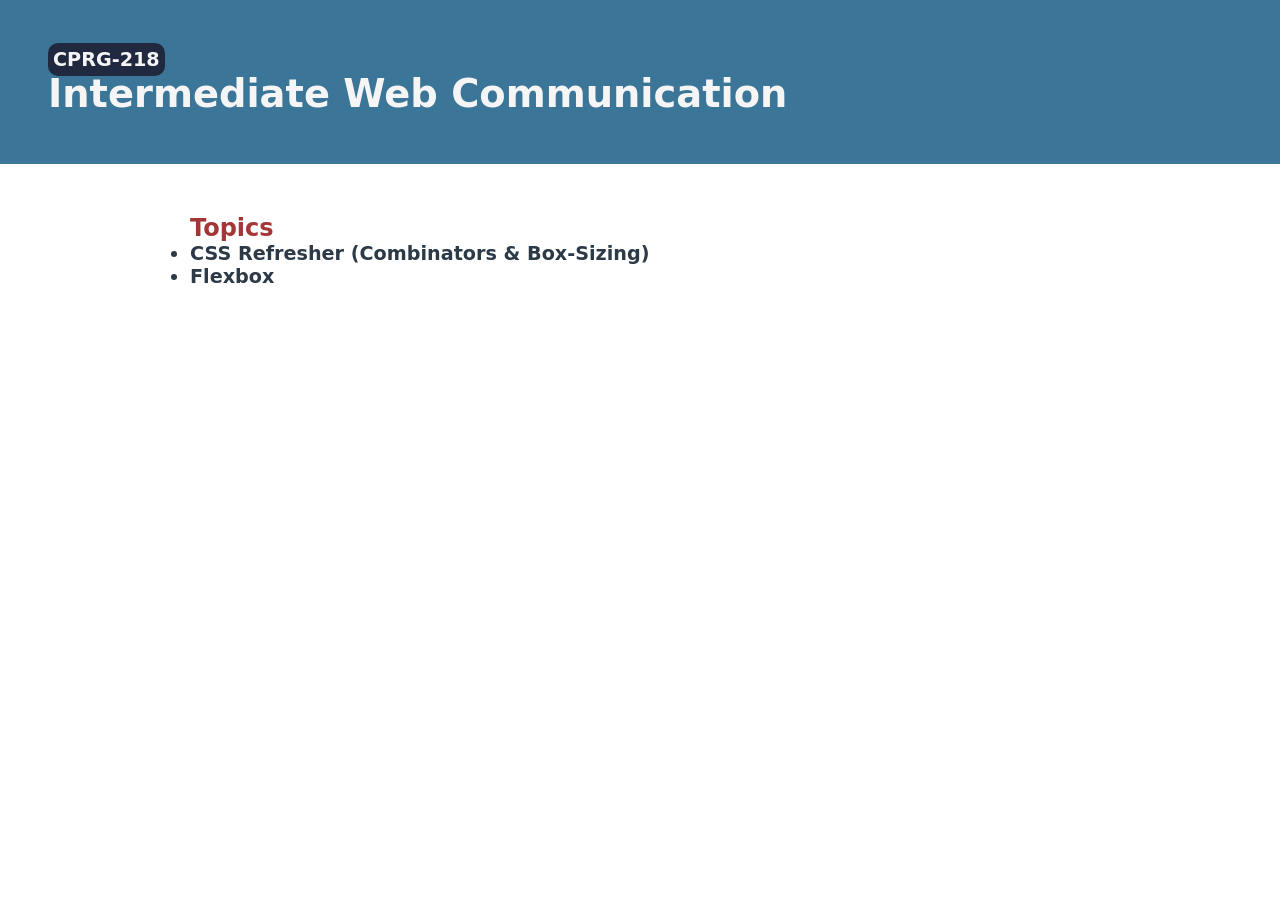
<file: index.html>
<!DOCTYPE html>
<html lang="en">
<head>
    <meta charset="UTF-8">
    <meta name="viewport" content="width=device-width, initial-scale=1.0">
    <title>Intermediate Web Communication</title>
    <link rel="preconnect" href="https://fonts.googleapis.com">
    <link rel="preconnect" href="https://fonts.gstatic.com" crossorigin>
    <link href="https://fonts.googleapis.com/css2?family=Source+Code+Pro:ital,wght@0,200..900;1,200..900&display=swap" rel="stylesheet">
    <link rel="stylesheet" href="css/styles.css">
</head>
<body>
    <header>
        <div>
            <p><span class="badge">CPRG-218</span></p>
        </div>
        <h1>Intermediate Web Communication</h1>
    </header>

    <main>
        <section>
            <ul>
                <p>Topics</p>
                <li><a href="Combinator_BoxSizing/cbs_index.html">CSS Refresher (Combinators &amp; Box-Sizing)</a></li>
                <li><a href="flexbox/fb_index.html">Flexbox</a></li>        <!-- TODO: link fb_index.html file in anchor tag -->
            </ul>
        </section>
        
    </main>
</body>
</html>
</file>
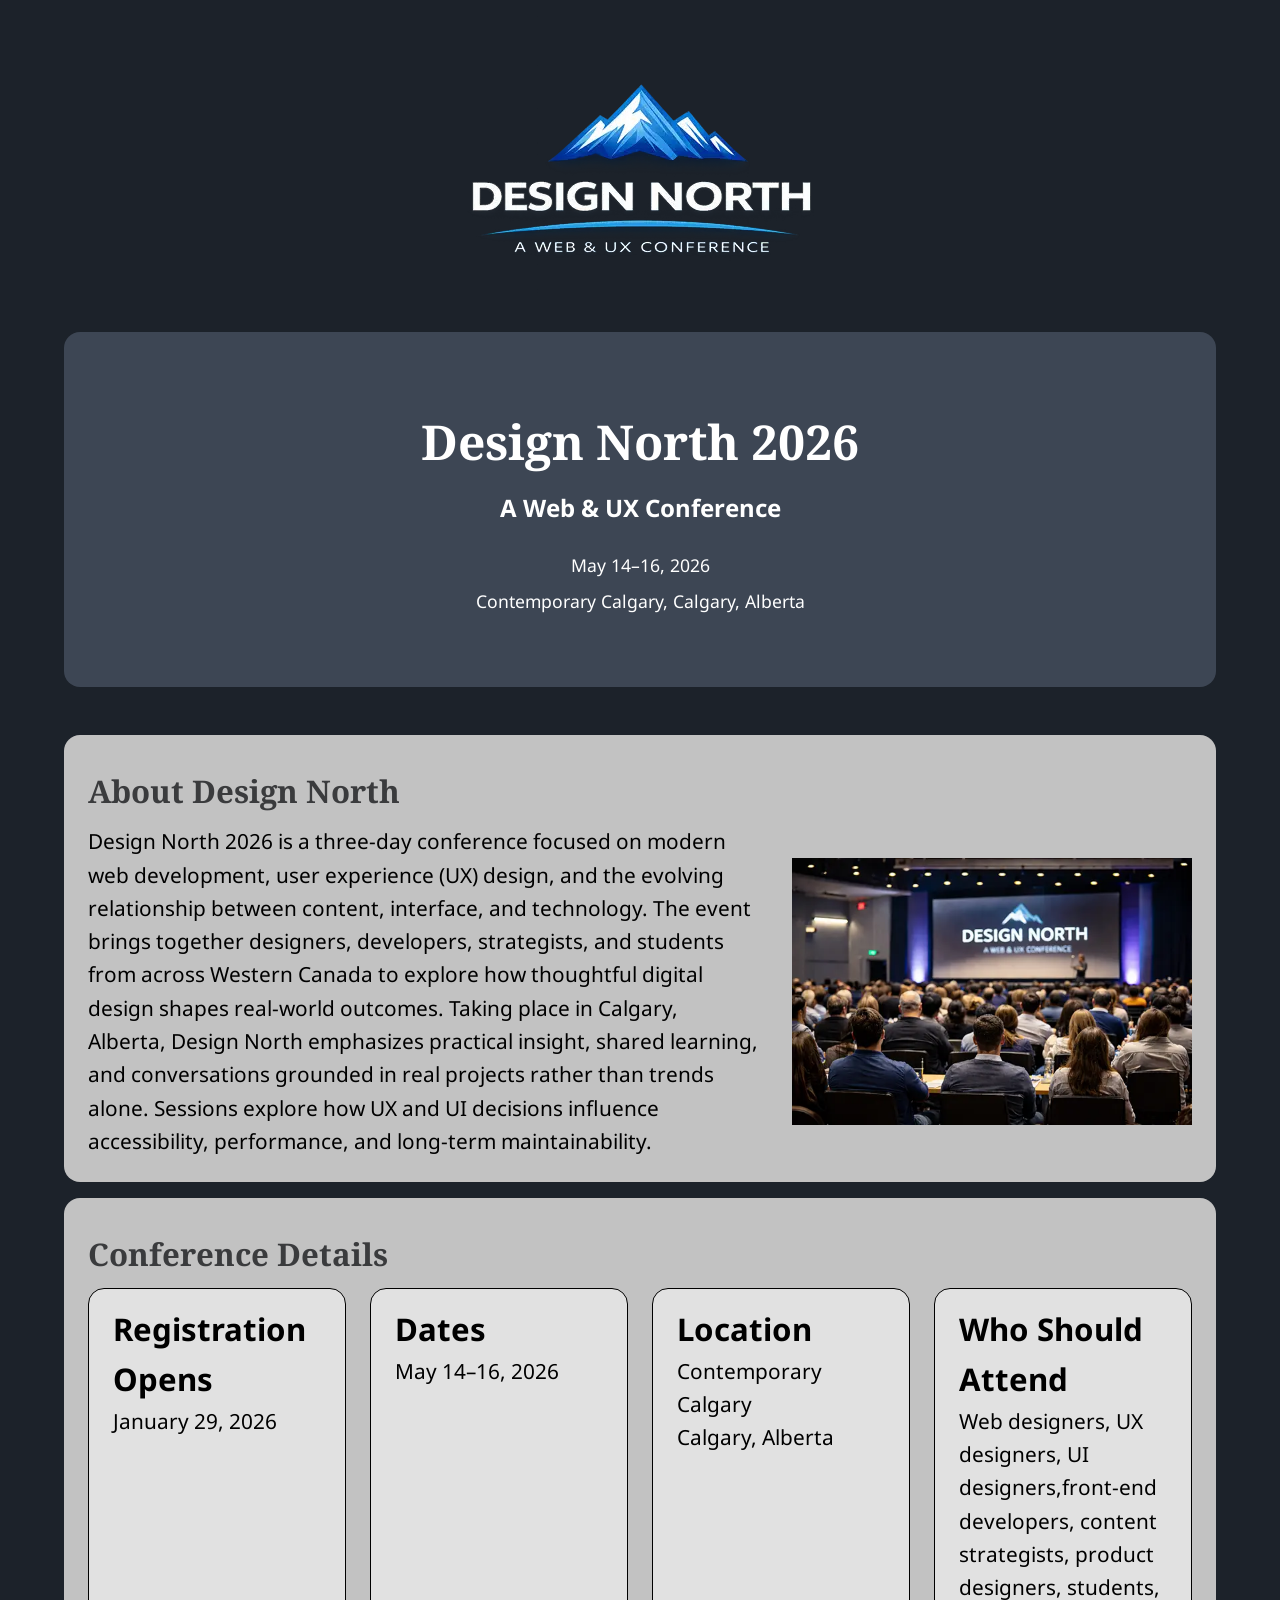
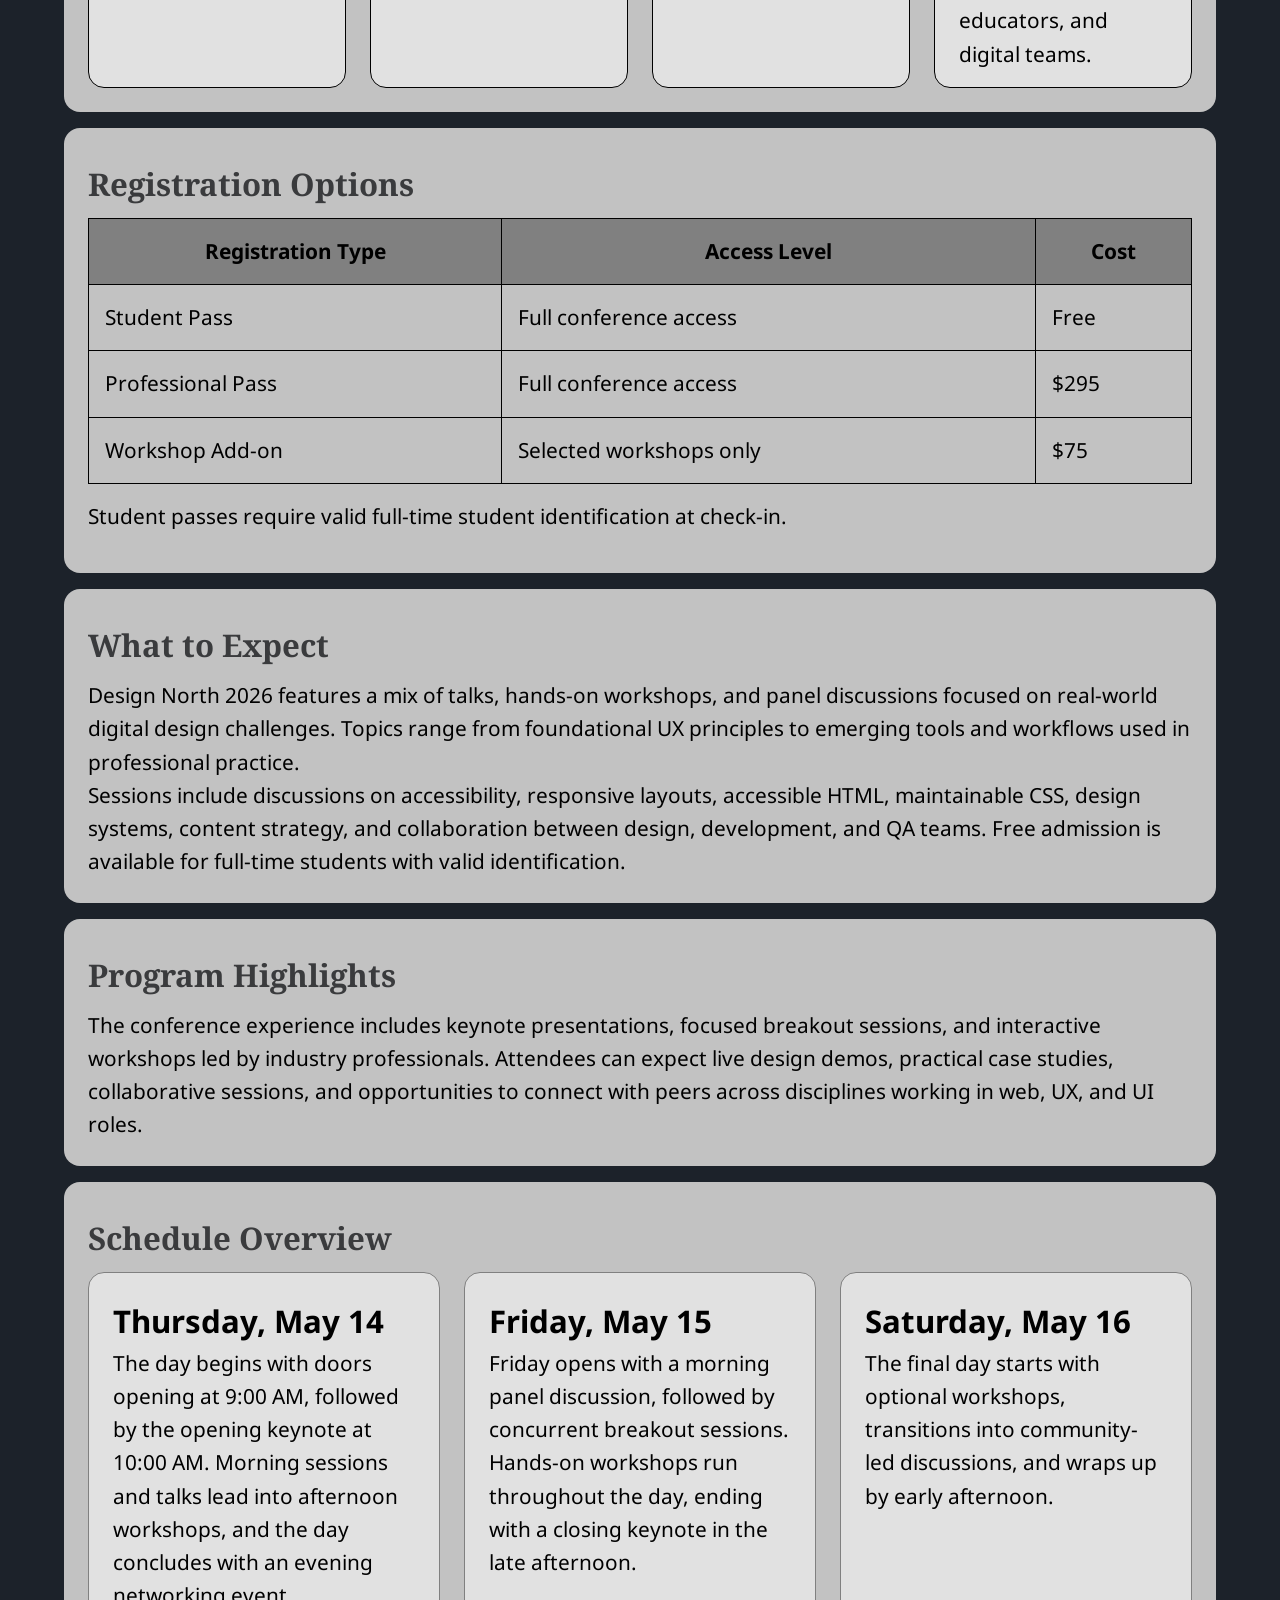
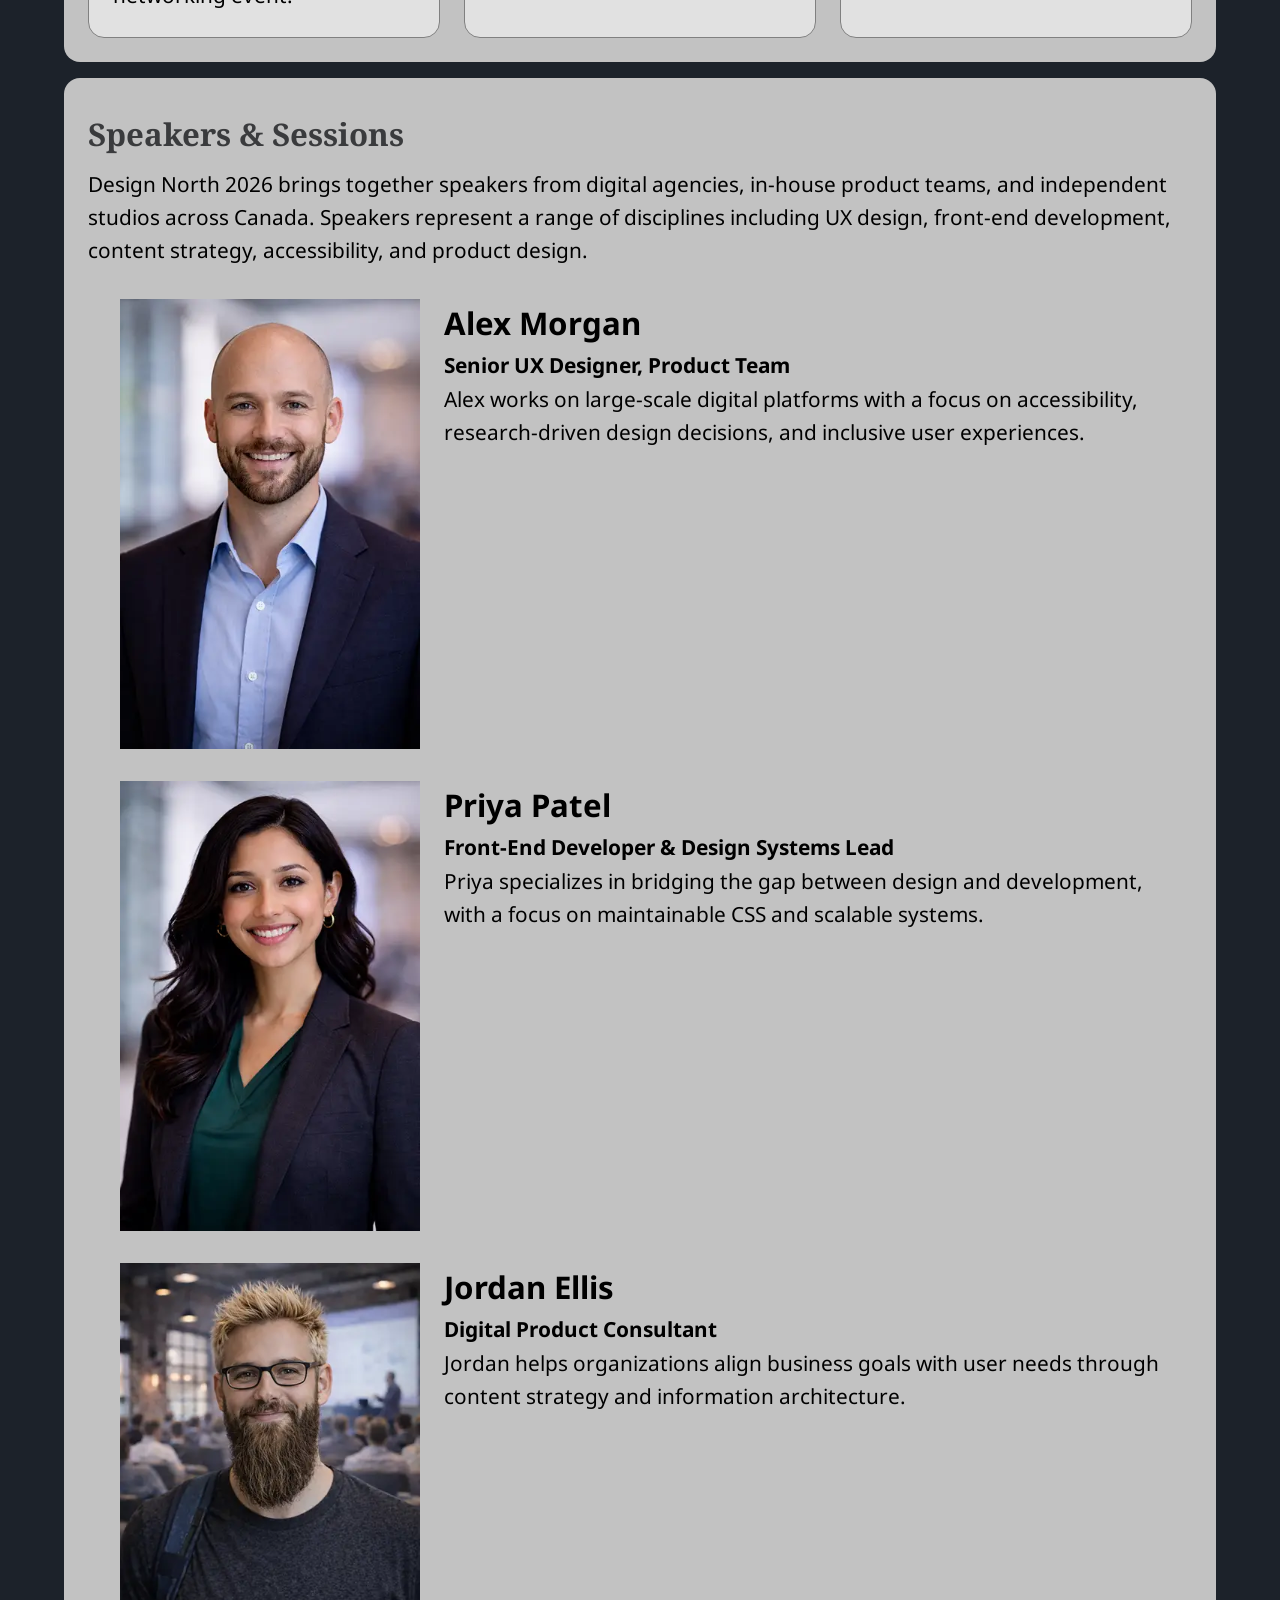
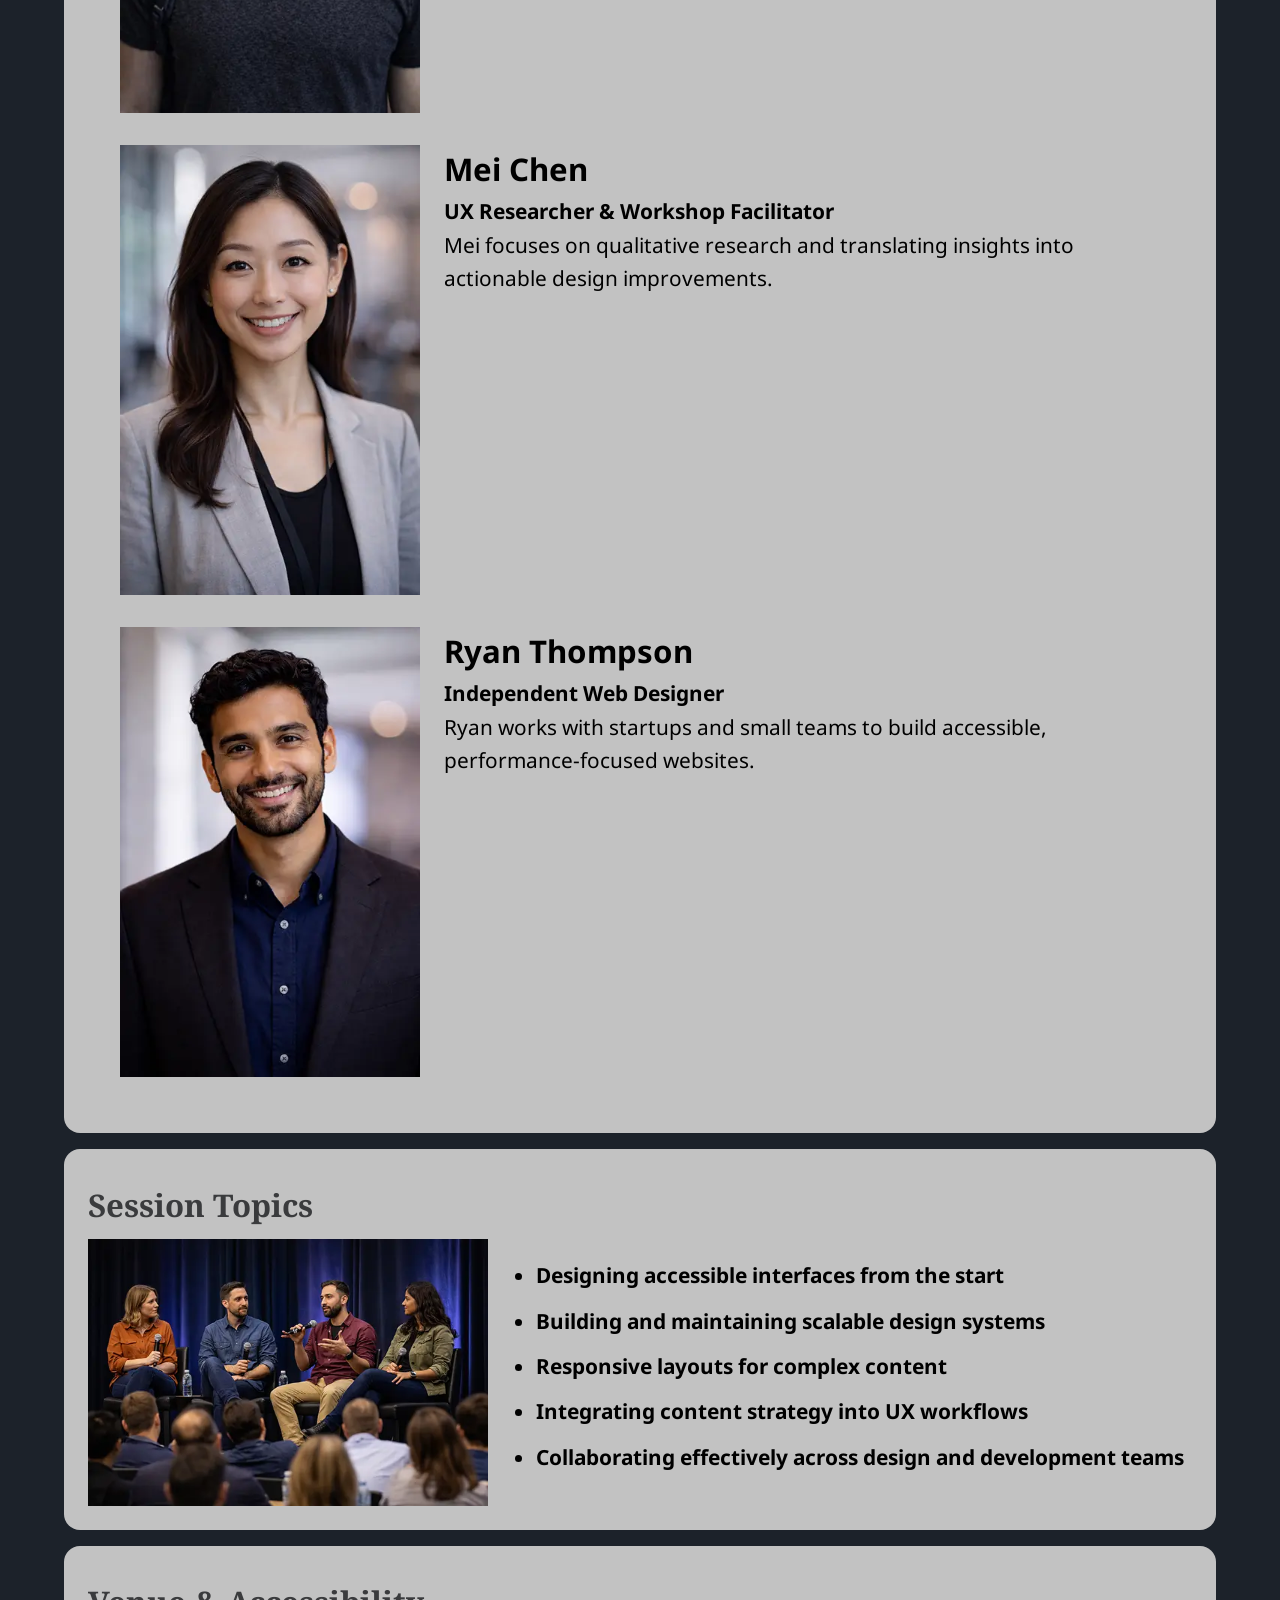
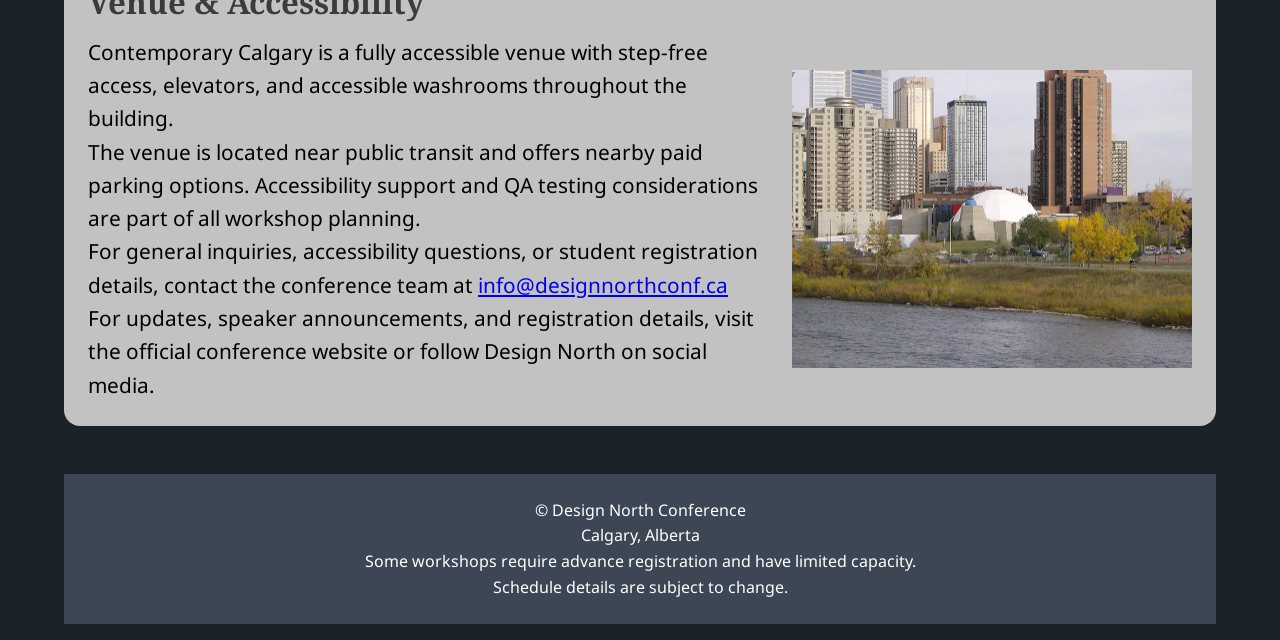
<file: assignment1/index.html>
<!DOCTYPE html>
<html lang="en">
<head>
    <meta charset="UTF-8">
    <meta name="viewport" content="width=device-width, initial-scale=1.0">
    <title>Design North 2026</title>
    <link rel="icon" href="photos/favicon.png">
    <link rel="stylesheet" href="styles.css">
</head>
<body>
    

<header>
    <img class="logo" src="photos/logo_400x300.webp" alt="Design North Conference Logo">
    <section  class="hero">

    <h1>Design North 2026</h1>

    <h2>A Web & UX Conference</h2>

    <p class="hero-date">
        May 14–16, 2026</p>

    <p class="hero-location">
        Contemporary Calgary, Calgary, Alberta
    </p>
    </section>

</header>


<main>
<!--這邊分成兩欄,左邊文字, 右邊圖片-->

<section>
<h1>About Design North</h1>
<div class="img-container">
<p>Design North 2026 is a three-day conference focused on modern web development, user experience (UX) design, and the evolving relationship between content, interface, and technology. The event brings together designers, developers, strategists, and students from across Western Canada to explore how thoughtful digital design shapes real-world outcomes.
Taking place in Calgary, Alberta, Design North emphasizes practical insight, shared learning, and conversations grounded in real projects rather than trends alone. Sessions explore how UX and UI decisions influence accessibility, performance, and long-term maintainability. </p>

  <img src="photos/conference_audience2.webp" alt="conference image" width="600" height="400">
</div>
</section>



<section class="conference-details">
 <h1>Conference Details</h1>
       <ul class="details-grid">
        <li class="detail-card">
            <h2>Registration Opens</h2>
            <p>January 29, 2026</p>
        </li>
        <li class="detail-card">
            <h2>Dates</h2>
            <p>May 14–16, 2026</p>
        </li>
        <li class="detail-card">
            <h2>Location</h2>
            <p>Contemporary Calgary<br>Calgary, Alberta</p>
        </li>
        <li class="detail-card">
            <h2>Who Should Attend</h2>
            <p>
                Web designers, UX designers, UI designers,front-end developers, content strategists, product designers, students, educators, and digital teams.
            </p>
        </li>
    </ul>
</section>


<section class="registration">
    <h1>Registration Options</h1>
    <table>
        <thead>
            <tr>
                <th>Registration Type</th>
                <th>Access Level</th>
                <th>Cost</th>
            </tr>
        </thead>
        <tbody>
            <tr>
                <td>Student Pass</td>
                <td>Full conference access</td>
                <td>Free</td>
            </tr>
            <tr>
                <td>Professional Pass</td>
                <td>Full conference access</td>
                <td>$295</td>
            </tr>
            <tr>
                <td>Workshop Add-on</td>
                <td>Selected workshops only</td>
                <td>$75</td>
            </tr>
        </tbody>
    </table>
    <p class="note">
        Student passes require valid full-time student identification at check-in.
    </p>

</section>

<section>
<h1>What to Expect</h1>
<p>Design North 2026 features a mix of talks, hands-on workshops, and panel discussions focused on real-world digital design challenges. Topics range from foundational UX principles to emerging tools and workflows used in professional practice.</p>
<p>Sessions include discussions on accessibility, responsive layouts, accessible HTML, maintainable CSS, design systems, content strategy, and collaboration between design, development, and QA teams.
Free admission is available for full-time students with valid identification.</p>
</section>



<section>
<h1>Program Highlights</h1>
<p>The conference experience includes keynote presentations, focused breakout sessions, and interactive workshops led by industry professionals.
Attendees can expect live design demos, practical case studies, collaborative sessions, and opportunities to connect with peers across disciplines working in web, UX, and UI roles.</p>
</section>

<section>
<h1>Schedule Overview</h1>
   <div class="schedule-grid">
        <article class="schedule-card">
            <h2>Thursday, May 14</h2>
                <p>
                The day begins with doors opening at 9:00 AM, followed by the opening keynote at 10:00 AM. Morning sessions and talks lead into afternoon workshops, and the day concludes with an evening networking event.
                </p>
        </article>

        <article class="schedule-card">
            <h2>Friday, May 15</h2>
            <p>
                Friday opens with a morning panel discussion, followed by concurrent breakout sessions. Hands-on workshops run throughout the day, ending with a closing keynote in the late afternoon.
            </p>
        </article>

        <article class="schedule-card">
            <h2>Saturday, May 16</h2>
            <p>
                The final day starts with optional workshops, transitions into community-led discussions, and wraps up by early afternoon.
            </p>
        </article>
    </div>
</section>

<section>
<h1>Speakers & Sessions</h1>
<p>Design North 2026 brings together speakers from digital agencies, in-house product teams, and independent studios across Canada. Speakers represent a range of disciplines including UX design, front-end development, content strategy, accessibility, and product design.</p>

<article class="speaker">
        <img src="photos/speaker_alex_morgan.webp"
             alt="Alex Morgan, Senior UX Designer" width="400" height="600">
        <div>
            <h2>Alex Morgan</h2>
            <p class="job-title">
                Senior UX Designer, Product Team</p>
            <p>
                Alex works on large-scale digital platforms with a focus on accessibility, research-driven design decisions, and inclusive user experiences.
            </p>
        </div>
    </article>

   <article class="speaker">
        <img src="photos/speaker_priya_patel.webp"
             alt="Priya Patel,Front-End Developer & Design Systems Lead" width="400" height="600">
        <div>
            <h2>Priya Patel</h2>
            <p class="job-title">
            Front-End Developer & Design Systems Lead</p>
            <p>
               Priya specializes in bridging the gap between design and development, with a focus on maintainable CSS and scalable systems.
            </p>
        </div>
    </article>

    <article class="speaker">
        <img src="photos/speaker_jordan_ellis.webp"
             alt="Jordan Ellis, Digital Product Consultant" width="400" height="600">
        <div>
            <h2>Jordan Ellis</h2>
            <p class="job-title">
            Digital Product Consultant</p>
            <p>
               Jordan helps organizations align business goals with user needs through content strategy and information architecture.
            </p>
        </div>
    </article>


    <article class="speaker">
        <img src="photos/speaker_mei_chen.webp"
             alt="Mei Chen, UX Researcher & Workshop Facilitator" width="400" height="600">
        <div>
            <h2>Mei Chen</h2>
            <p class="job-title">
            UX Researcher & Workshop Facilitator</p>
            <p>   
            Mei focuses on qualitative research and translating insights into actionable design improvements.
            </p>
        </div>
    </article>


    <article class="speaker">
        <img src="photos/speaker_ryan_thompson.webp"
             alt="Ryan Thompson, Independent Web Designer" width="400" height="600">
        <div>
            <h2>Ryan Thompson</h2>
            <p class="job-title">
            Independent Web Designer</p>
            <p>   
            Ryan works with startups and small teams to build accessible, performance-focused websites.
            </p>
        </div>
    </article>

</section>


<section class="topics">
<h1>Session Topics</h1>
<div class="img-container">
     <img src="photos/panel_discussion.webp" alt="conference image" width="600" height="400">
     
     <ul>
        <li>Designing accessible interfaces from the start</li>
        <li>Building and maintaining scalable design systems</li>
        <li>Responsive layouts for complex content</li>
        <li>Integrating content strategy into UX workflows</li>
        <li>Collaborating effectively across design and development teams</li>
    </ul>
</div>

 
</section>


<section>
<h1>Venue & Accessibility</h1>
    <div class="img-container">
        <div>
            <p>
                Contemporary Calgary is a fully accessible venue with step-free access,
                elevators, and accessible washrooms throughout the building.
            </p>
            <p>
                The venue is located near public transit and offers nearby paid parking
                options. Accessibility support and QA testing considerations are part
                of all workshop planning.
            </p>
            <p>For general inquiries, accessibility questions, or student registration details, contact the conference team at  <a href="mailto:info@designnorthconf.ca">info@designnorthconf.ca</a></p>
            <p>For updates, speaker announcements, and registration details, visit the official conference website or follow Design North on social media.
            </p>

        </div>
                <img src="photos/venue_800x597.webp"
             alt="venue" width="800" height="597">
    </div>

</section>




</main>

<footer>

    <p>© Design North Conference</p>
    <p>Calgary, Alberta</p>
    <p>Some workshops require advance registration and have limited capacity.</p>
    <p>Schedule details are subject to change.</p>

</footer>


</body>
</html>
</file>
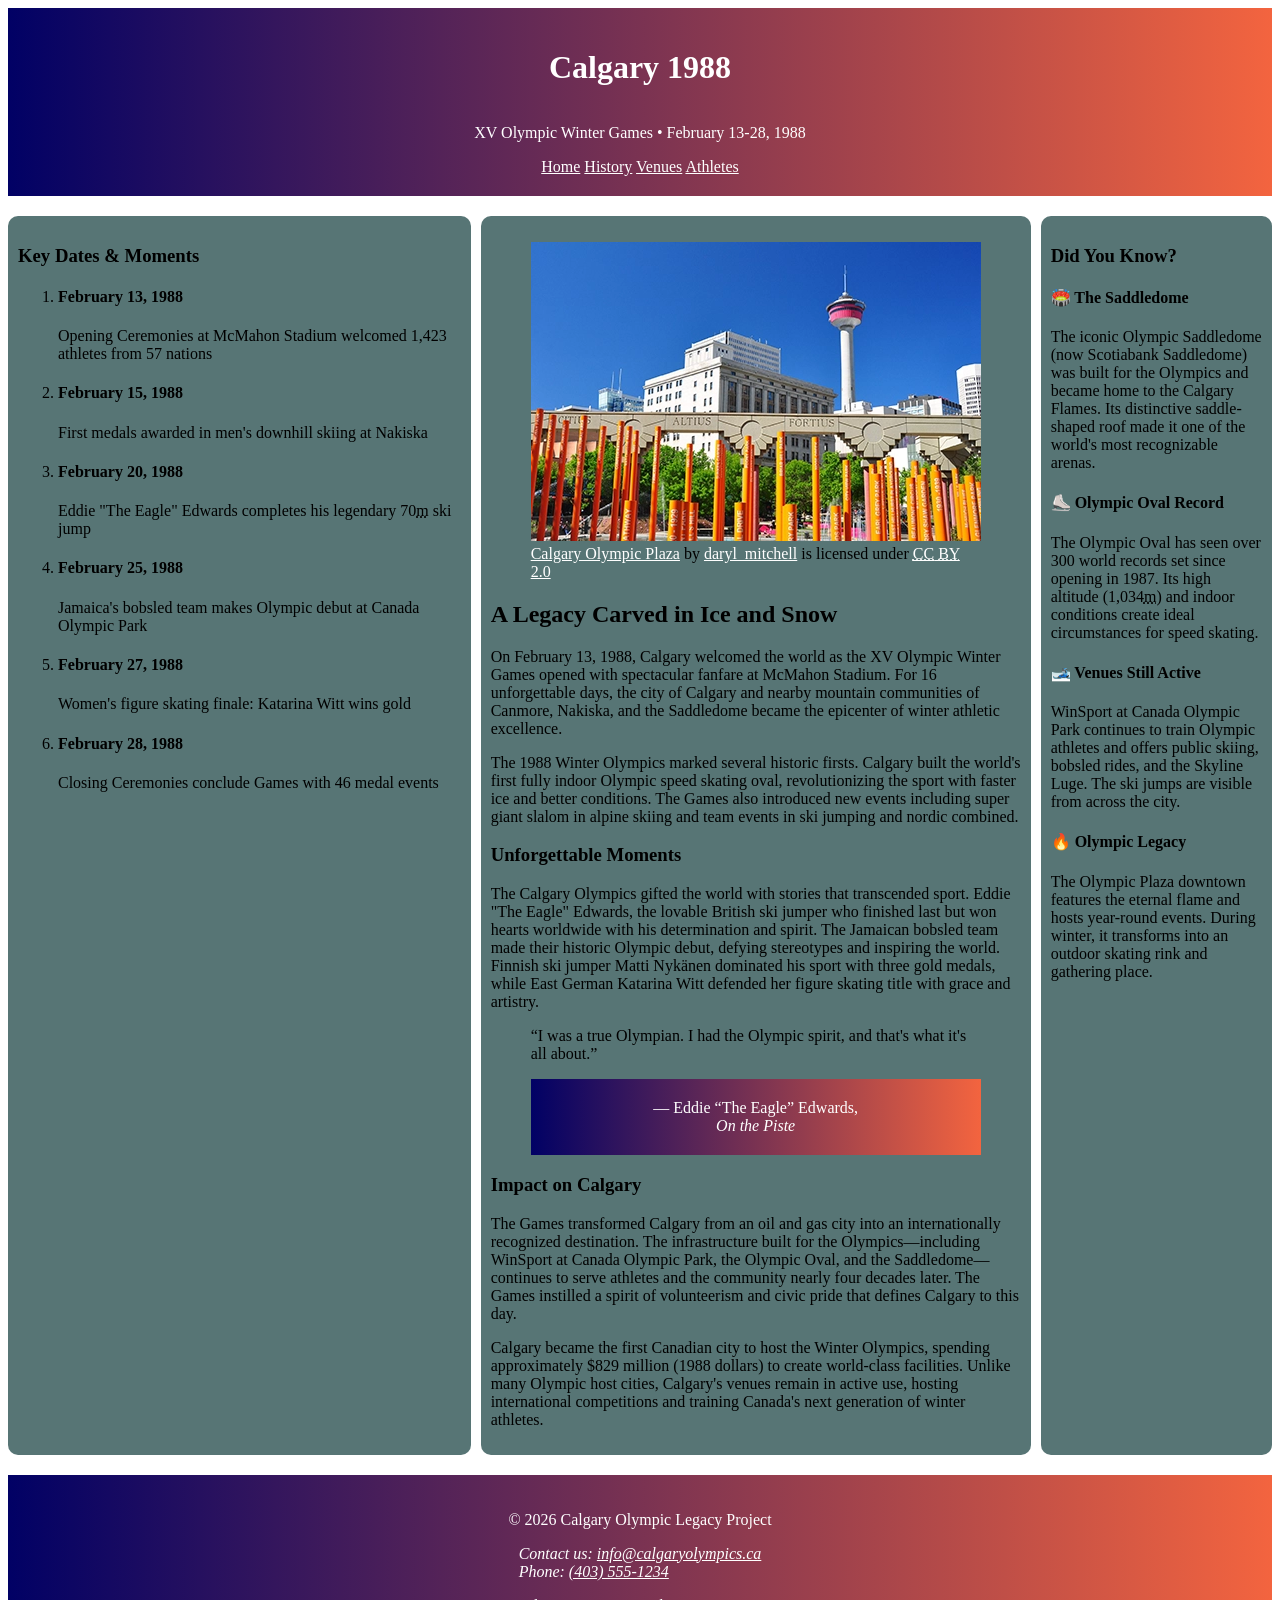
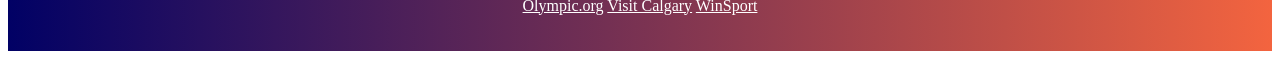
<file: cprg218-olympics-grid-main/index.html>
<!DOCTYPE html>
<html lang="en">
<head>
    <meta charset="UTF-8">
    <meta name="viewport" content="width=device-width, initial-scale=1.0">
    <title>Calgary 1988: Winter Olympics Legacy</title>
    <link rel="stylesheet" href="styles.css">
</head>
<body>
	<header>
		<h1>Calgary 1988</h1>
		<p><data value="15">XV</data> Olympic Winter Games &bull; <time datetime="1988-02-13/1988-02-28">February 13-28, 1988</time></p>
		<nav>
			<!--these links don't actually go anywhere in this version-->
			<a href="#home">Home</a>
			<a href="#history">History</a>
			<a href="#venues">Venues</a>
			<a href="#athletes">Athletes</a>
		</nav>
	</header>
	
	<main>
		<figure class="hero-image">
			<img src="olympic-plaza.webp" alt="Calgary Olympic Plaza with colorful poles and Calgary Tower in the background" width="450" height="299">
			<figcaption>
				<a href="https://www.flickr.com/photos/22168167@N00/4713576870" target="_blank" rel="noopener">Calgary Olympic Plaza</a> by <a href="https://www.flickr.com/photos/22168167@N00" target="_blank">daryl_mitchell</a> is licensed under <a href="https://creativecommons.org/licenses/by/2.0/" target="_blank"><abbr title="Creative Commons">CC</abbr> <abbr title="Attribution">BY</abbr> 2.0</a>
			</figcaption>
		</figure>
		
		<h2>A Legacy Carved in Ice and Snow</h2>
		
		<p>On <time datetime="1988-02-13">February 13, 1988</time>, Calgary welcomed the world as the <data value="15">XV</data> Olympic Winter Games opened with spectacular fanfare at McMahon Stadium. For 16 unforgettable days, the city of Calgary and nearby mountain communities of Canmore, Nakiska, and the Saddledome became the epicenter of winter athletic excellence.</p>
		
		<p>The 1988 Winter Olympics marked several historic firsts. Calgary built the world's first fully indoor Olympic speed skating oval, revolutionizing the sport with faster ice and better conditions. The Games also introduced new events including super giant slalom in alpine skiing and team events in ski jumping and nordic combined.</p>
		
		<section class="moments">
			<h3>Unforgettable Moments</h3>
			
			<p>The Calgary Olympics gifted the world with stories that transcended sport. Eddie "The Eagle" Edwards, the lovable British ski jumper who finished last but won hearts worldwide with his determination and spirit. The Jamaican bobsled team made their historic Olympic debut, defying stereotypes and inspiring the world. Finnish ski jumper Matti Nyk&#228;nen dominated his sport with three gold medals, while East German Katarina Witt defended her figure skating title with grace and artistry.</p>
			
			<blockquote>
				<p>&ldquo;I was a true Olympian. I had the Olympic spirit, and that's what it's all about.&rdquo;</p>
				<footer>&mdash; Eddie &ldquo;The Eagle&rdquo; Edwards, <cite>On the Piste</cite></footer>
			</blockquote>
		</section>
		
		<section class="impact">
			<h3>Impact on Calgary</h3>
			<p>The Games transformed Calgary from an oil and gas city into an internationally recognized destination. The infrastructure built for the Olympics&mdash;including WinSport at Canada Olympic Park, the Olympic Oval, and the Saddledome&mdash;continues to serve athletes and the community nearly four decades later. The Games instilled a spirit of volunteerism and civic pride that defines Calgary to this day.</p>
			
			<p>Calgary became the first Canadian city to host the Winter Olympics, spending approximately <data value="829000000">$829 million</data> (<time datetime="1988">1988</time> dollars) to create world-class facilities. Unlike many Olympic host cities, Calgary's venues remain in active use, hosting international competitions and training Canada's next generation of winter athletes.</p>
		</section>
	</main>
	
	<section class="sidebar">
		<h3 id="timeline-heading">Key Dates &amp; Moments</h3>
		
		<ol class="timeline">
			<li>
				<h4><time datetime="1988-02-13">February 13, 1988</time></h4>
				<p>Opening Ceremonies at McMahon Stadium welcomed 1,423 athletes from 57 nations</p>
			</li>
			
			<li>
				<h4><time datetime="1988-02-15">February 15, 1988</time></h4>
				<p>First medals awarded in men's downhill skiing at Nakiska</p>
			</li>
			
			<li>
				<h4><time datetime="1988-02-20">February 20, 1988</time></h4>
				<p>Eddie "The Eagle" Edwards completes his legendary 70<abbr title="meter">m</abbr> ski jump</p>
			</li>
			
			<li>
				<h4><time datetime="1988-02-25">February 25, 1988</time></h4>
				<p>Jamaica's bobsled team makes Olympic debut at Canada Olympic Park</p>
			</li>
			
			<li>
				<h4><time datetime="1988-02-27">February 27, 1988</time></h4>
				<p>Women's figure skating finale: Katarina Witt wins gold</p>
			</li>
			
			<li>
				<h4><time datetime="1988-02-28">February 28, 1988</time></h4>
				<p>Closing Ceremonies conclude Games with 46 medal events</p>
			</li>
		</ol>
	</section>
	
	<aside>
		<h3 id="facts-heading">Did You Know?</h3>
		
		<article class="fact">
			<h4>🏟️ The Saddledome</h4>
			<p>The iconic Olympic Saddledome (now Scotiabank Saddledome) was built for the Olympics and became home to the Calgary Flames. Its distinctive saddle-shaped roof made it one of the world's most recognizable arenas.</p>
		</article>
		
		<article class="fact">
			<h4>⛸️ Olympic Oval Record</h4>
			<p>The Olympic Oval has seen over 300 world records set since opening in <time datetime="1987">1987</time>. Its high altitude (1,034<abbr title="meters">m</abbr>) and indoor conditions create ideal circumstances for speed skating.</p>
		</article>
		
		<article class="fact">
			<h4>🎿 Venues Still Active</h4>
			<p>WinSport at Canada Olympic Park continues to train Olympic athletes and offers public skiing, bobsled rides, and the Skyline Luge. The ski jumps are visible from across the city.</p>
		</article>
		
		<article class="fact">
			<h4>🔥 Olympic Legacy</h4>
			<p>The Olympic Plaza downtown features the eternal flame and hosts year-round events. During winter, it transforms into an outdoor skating rink and gathering place.</p>
		</article>
	</aside>
	
	<footer>
		<p>&copy; 2026 Calgary Olympic Legacy Project</p>
		<address>
			Contact us: <a href="mailto:info@calgaryolympics.ca">info@calgaryolympics.ca</a><br>
			Phone: <a href="tel:4035551234">(403) 555-1234</a>
		</address>
		<p>
			<a href="https://www.olympic.org" target="_blank">Olympic.org</a>
			<a href="https://www.visitcalgary.com" target="_blank">Visit Calgary</a>
			<a href="https://www.winsport.ca" target="_blank">WinSport</a>
		</p>
	</footer>
</body>
</html>
</file>
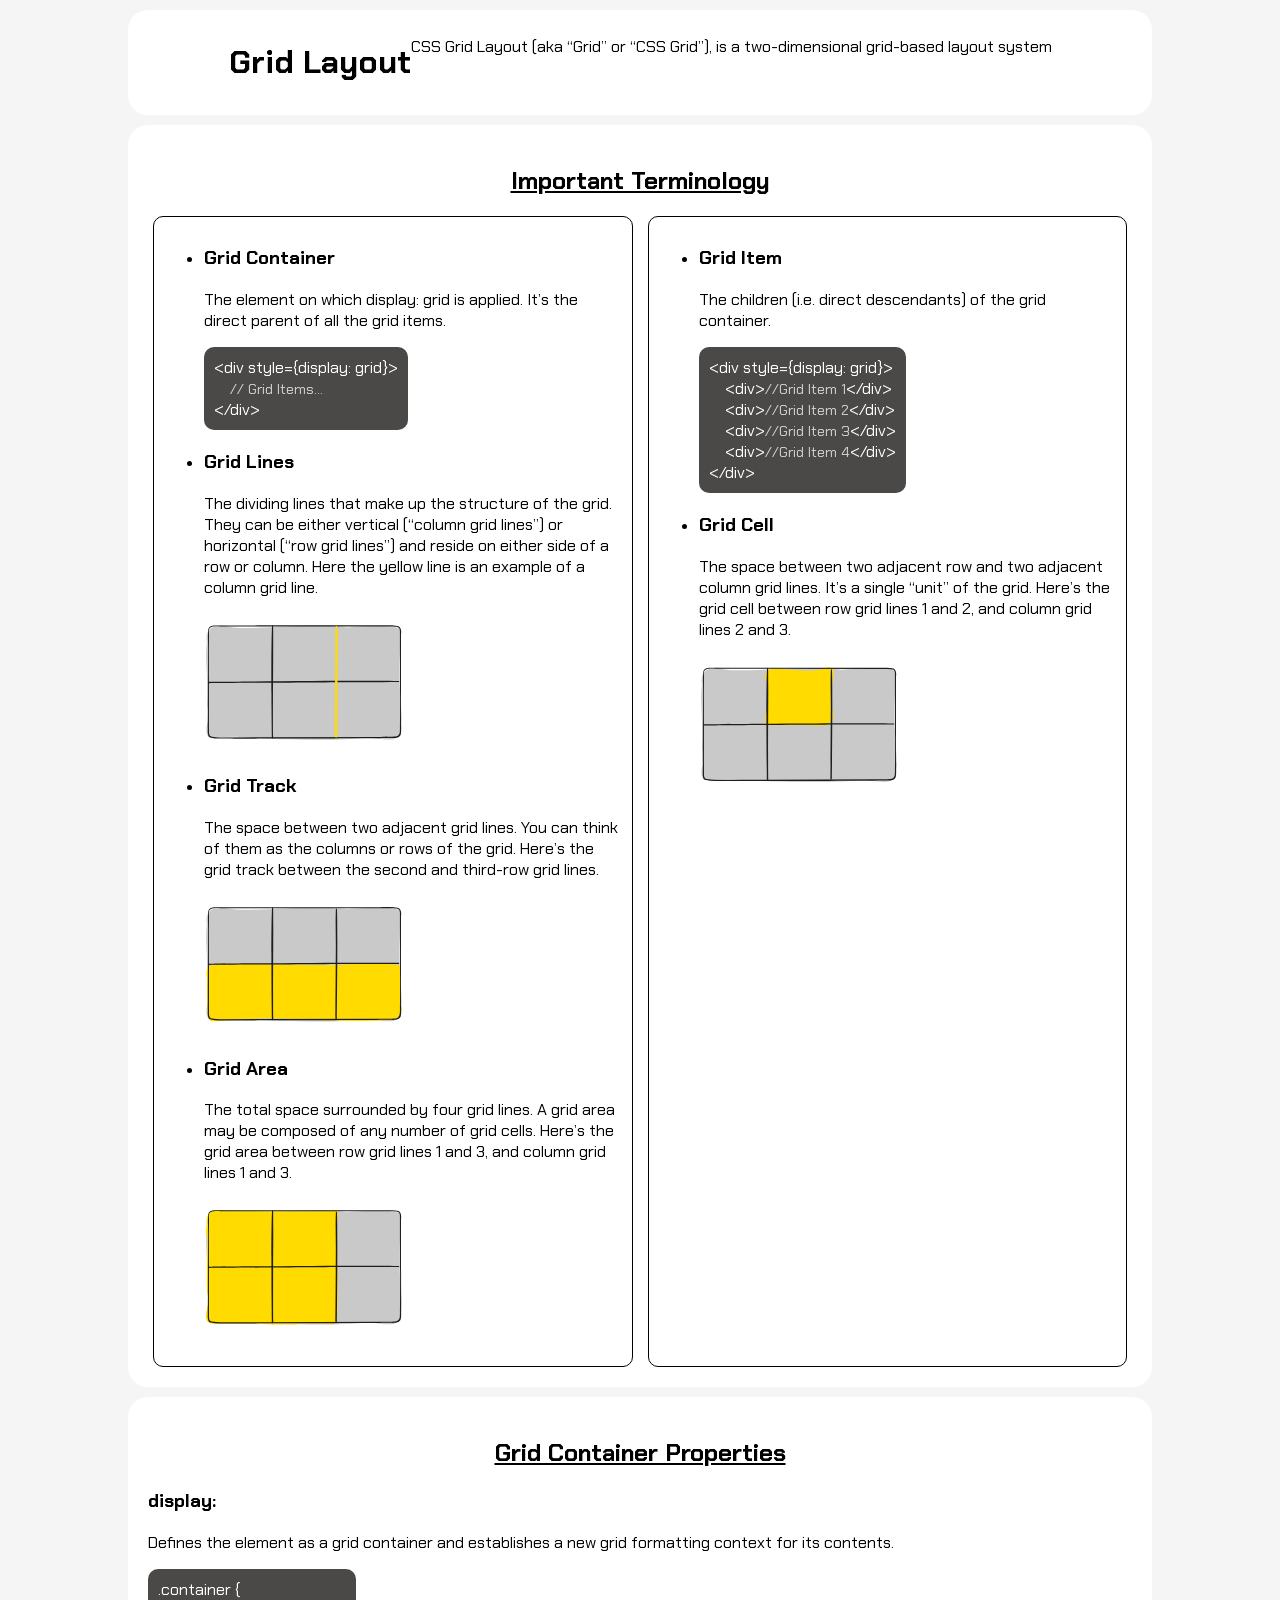
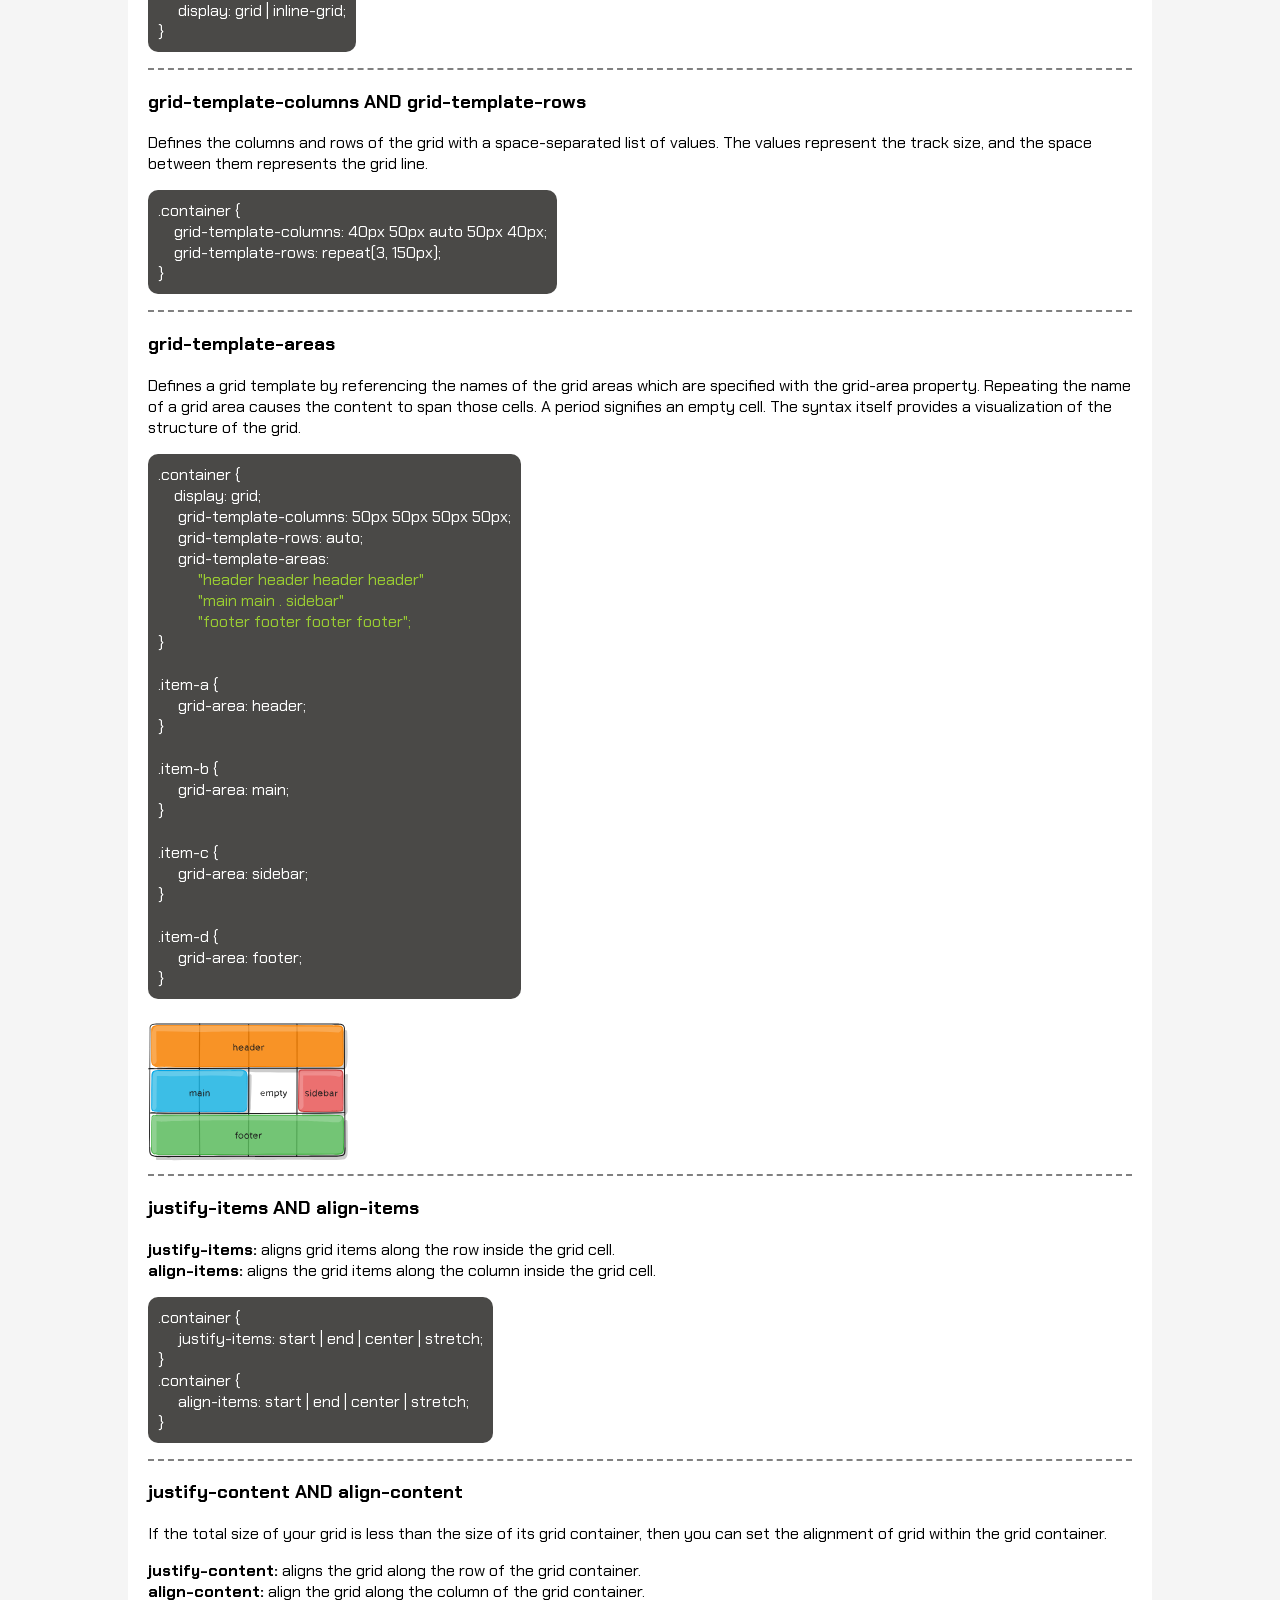
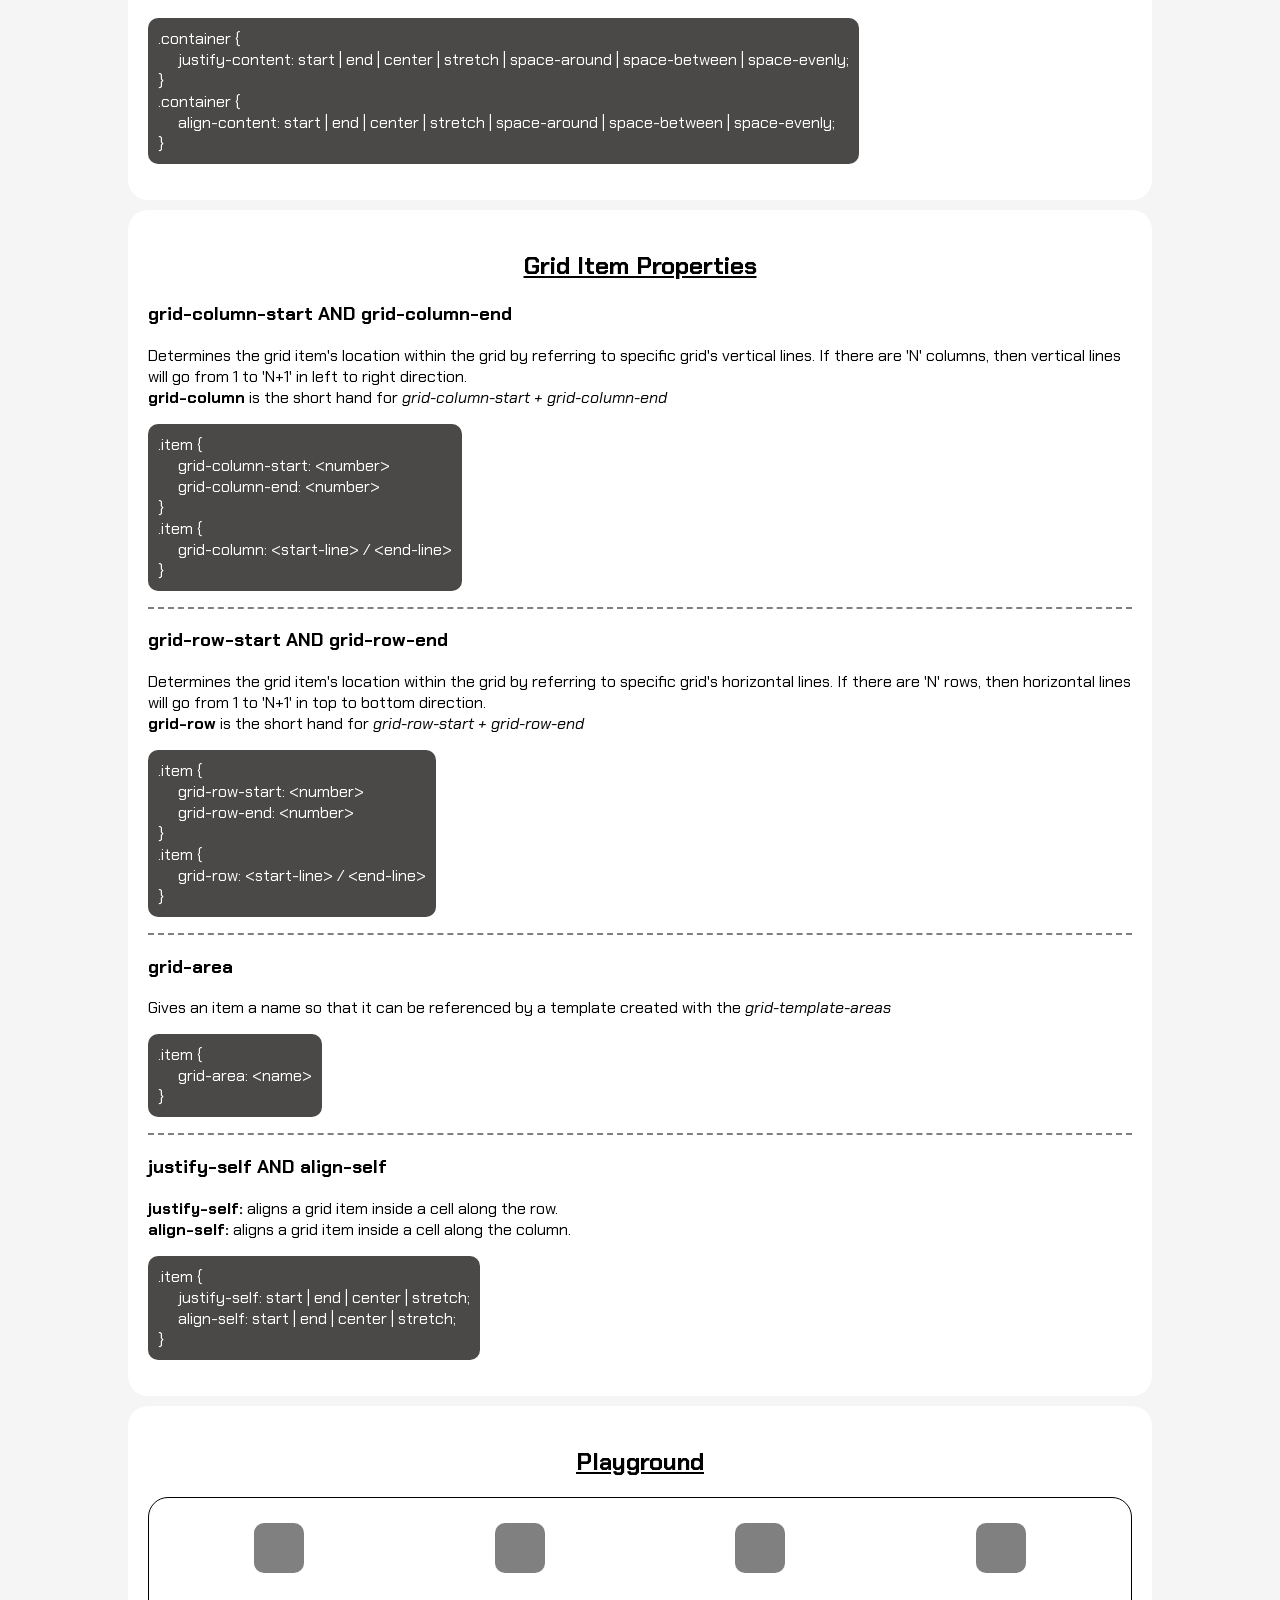
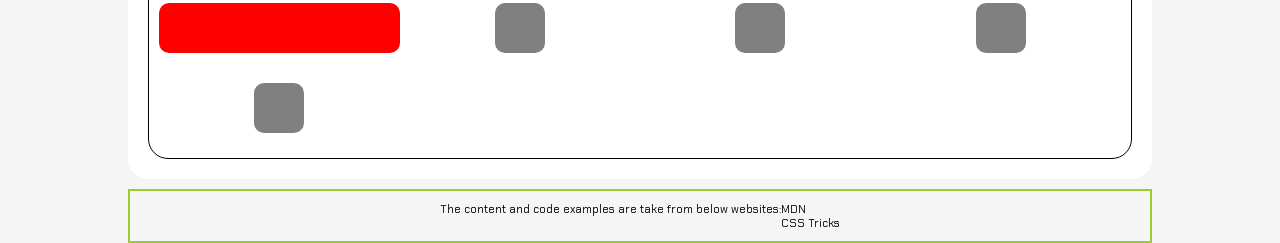
<file: GridLayout/index.html>
<!DOCTYPE html>
<html lang="en">
<head>
    <meta charset="UTF-8">
    <meta name="viewport" content="width=device-width, initial-scale=1.0">
    <link rel="stylesheet" href="css/styles.css">
    <link rel="preconnect" href="https://fonts.googleapis.com">
    <link rel="preconnect" href="https://fonts.gstatic.com" crossorigin>
    <link href="https://fonts.googleapis.com/css2?family=Chakra+Petch:ital,wght@0,300;0,400;0,500;0,600;0,700;1,300;1,400;1,500;1,600;1,700&display=swap" rel="stylesheet">

    <!-- <link rel="stylesheet" href="../GridLayout_FiinalStyles.css" > -->
    <title>Grid Layout</title>
</head>
<body>
    <header>
        <h1>Grid Layout</h1>
        <p id="Intro">
            CSS Grid Layout (aka “Grid” or “CSS Grid”), is a two-dimensional grid-based layout system
        </p>
    </header>

    <section id="terminology_section">
        <h2>Important Terminology</h2>
        <div id="definitions-container">
            <div class="definitions">
                <ul>
                    <li>
                        <h3>Grid Container</h3>
                        <p>
                            The element on which <span class="highlight">display: grid</span> is applied. It’s the direct parent of all the grid items. 
                        </p>
    
                        
                        <p class="example">
                            &lt;div style={display: grid}&gt; <br>
                            &emsp;<span class="comment">// Grid Items...</span><br>
                            &lt;/div&gt; <br>
                        </p>
                        
                        
                    </li>
    
                    <li>
                        <h3>Grid Lines</h3>
                        <p>
                            The dividing lines that make up the structure of the grid. They can be either vertical (“column grid lines”) or horizontal (“row grid lines”) and reside on either side of a row or column. Here the yellow line is an example of a column grid line.
                        </p>
                        
                        <img src="images/terms-grid-line.svg" alt="image showing grid line">
                    </li>
    
                    <li>
                        <h3>Grid Track</h3>
                        <p>
                            The space between two adjacent grid lines. You can think of them as the columns or rows of the grid. Here’s the grid track between the second and third-row grid lines.
                        </p>
    
                        <img src="images/terms-grid-track.svg" alt="image showing grid track">
                    </li>
    
                    <li>
                        <h3>Grid Area</h3>
                        <p>
                            The total space surrounded by four grid lines. A grid area may be composed of any number of grid cells. Here’s the grid area between row grid lines 1 and 3, and column grid lines 1 and 3.
                        </p>
    
                        <img src="images/terms-grid-area.svg" alt="image showing grid area">
                    </li>
                </ul>
            </div>
            
            <div class="definitions">
                <ul>
                    <li>
                        <h3>Grid Item</h3>
                        <p>
                            The children (i.e. direct descendants) of the grid container.
                        </p>
    
                        <p class="example">
                            &lt;div style={display: grid}&gt; <br>
                            &emsp;&lt;div&gt;<span class="comment">//Grid Item 1</span>&lt;/div&gt;<br>
                            &emsp;&lt;div&gt;<span class="comment">//Grid Item 2</span>&lt;/div&gt;<br>
                            &emsp;&lt;div&gt;<span class="comment">//Grid Item 3</span>&lt;/div&gt;<br>
                            &emsp;&lt;div&gt;<span class="comment">//Grid Item 4</span>&lt;/div&gt;<br>
                            &lt;/div&gt; <br>
                        </p>
                    </li>
    
                    <li>
                        <h3>Grid Cell</h3>
                        <p>
                            The space between two adjacent row and two adjacent column grid lines. It’s a single “unit” of the grid. Here’s the grid cell between row grid lines 1 and 2, and column grid lines 2 and 3.
                        </p>
    
                        <img src="images/terms-grid-cell.svg" alt="image showing grid cell">
                    </li>
                </ul>
            </div>
        </div>
        
    </section>


    <section>
        <h2>Grid Container Properties</h2>

        <div class="property">
            <h3>display:</h3>
            <p>
                Defines the element as a grid container and establishes a new grid formatting context for its contents.
            </p>
            <p class="example">
                .container { <br>
                  &emsp;  display: grid | inline-grid; <br>
                  } <br>
            </p>
        </div>

        <div class="property">
            <h3>
                grid-template-columns AND grid-template-rows
            </h3>

            <p>
                Defines the columns and rows of the grid with a space-separated list of values. The values represent the track size, and the space between them represents the grid line.
            </p>

            <p class="example">
                .container { <br>
                    &emsp;grid-template-columns: 40px 50px auto 50px 40px; <br>
                    &emsp;grid-template-rows: repeat(3, 150px); <br>
                } <br>
            </p>
        </div>

        <div class="property">
            <h3>
                grid-template-areas
            </h3>

            <p>
                Defines a grid template by referencing the names of the grid areas which are specified with the grid-area property. Repeating the name of a grid area causes the content to span those cells. A period signifies an empty cell. The syntax itself provides a visualization of the structure of the grid.
            </p>

            <p class="example">
                .container { <br>
                  &emsp;display: grid;<br>
                  &emsp; grid-template-columns: 50px 50px 50px 50px; <br>
                  &emsp; grid-template-rows: auto; <br>
                  &emsp; grid-template-areas: <br>
                  &emsp; &emsp; <span class="str">"header header header header"</span> <br>
                  &emsp; &emsp; <span class="str"> "main main . sidebar"</span> <br>
                  &emsp; &emsp; <span class="str"> "footer footer footer footer";</span> <br>
                } <br>
                <br>
                .item-a { <br>
                  &emsp; grid-area: header;  <br>
                } <br>
                <br>
                .item-b {<br>
                   &emsp; grid-area: main; <br>
                } <br>
                <br>
                .item-c { <br>
                    &emsp; grid-area: sidebar; <br>
                } <br>
                <br>
                .item-d { <br>
                    &emsp; grid-area: footer; <br>
                } <br>
            </p>
            <img src="images/grid-template-areas.svg" alt="Demo image of grid template area property">
        </div>

        <div class="property">
            <h3>justify-items AND align-items</h3>
            <p>
                <b>justify-items:</b> aligns grid items along the row inside the grid cell. </br>
                <b>align-items:</b> aligns the grid items along the column inside the grid cell.
            </p>

            <p class="example">
                .container { <br>
                   &emsp; justify-items: start | end | center | stretch; <br>
                  } <br>

                .container { <br>
                  &emsp;  align-items: start | end | center | stretch; <br>
                } <br>
            </p>
        </div>

        <div class="property">
            <h3>justify-content AND align-content</h3>
            <p>
                If the total size of your grid is less than the size of its grid container, then you can set the alignment of grid within the grid container.
            </p>
            <p>
                <b>justify-content:</b> aligns the grid along the row of the grid container. </br>
                <b>align-content:</b> align the grid along the column of the grid container.
            </p>

            <p class="example">
                .container { <br>
                   &emsp; justify-content: start | end | center | stretch | space-around | space-between | space-evenly; <br>
                  } <br>

                .container { <br>
                  &emsp;  align-content: start | end | center | stretch | space-around | space-between | space-evenly; <br>
                } <br>
            </p>
        </div>
    </section>

    <section>
        <h2>Grid Item Properties</h2>

        <div class="property">
            <h3>grid-column-start AND grid-column-end</h3>
            <p>
                Determines the grid item's location within the grid by referring to specific grid's vertical lines. If there are 'N' columns, then vertical lines will go from 1 to 'N+1' in left to right direction. </br>
                <b>grid-column</b> is the short hand for <i>grid-column-start + grid-column-end</i>
            </p>

            <p class="example">
                .item { <br>
                   &emsp; grid-column-start: &lt;number&gt; <br>
                   &emsp; grid-column-end: &lt;number&gt; </br>
                  } <br>

                .item { <br>
                    &emsp; grid-column: &lt;start-line&gt; / &lt;end-line&gt; <br>
                } <br>
            </p>
        </div>

        <div class="property">
            <h3>grid-row-start AND grid-row-end</h3>
            <p>
                Determines the grid item's location within the grid by referring to specific grid's horizontal lines. If there are 'N' rows, then horizontal lines will go from 1 to 'N+1' in top to bottom direction. </br>
                <b>grid-row</b> is the short hand for <i>grid-row-start + grid-row-end</i>
            </p>

            <p class="example">
                .item { <br>
                   &emsp; grid-row-start: &lt;number&gt; <br>
                   &emsp; grid-row-end: &lt;number&gt; </br>
                  } <br>

                .item { <br>
                    &emsp; grid-row: &lt;start-line&gt; / &lt;end-line&gt; <br>
                } <br>
            </p>
        </div>

        <div class="property">
            <h3>grid-area</h3>
            <p>
                Gives an item a name so that it can be referenced by a template created with the <i>grid-template-areas</i>
            </p>

            <p class="example">
                .item { <br>
                    &emsp; grid-area: &lt;name&gt; <br>
                } <br>
            </p>
        </div>

        <div class="property">
            <h3>justify-self AND align-self</h3>
            <p>
                <b>justify-self:</b> aligns a grid item inside a cell along the row. <br>
                <b>align-self:</b> aligns a grid item inside a cell along the column. <br>
            </p>

            <p class="example">
                .item { <br>
                    &emsp; justify-self: start | end | center | stretch; <br>
                    &emsp; align-self: start | end | center | stretch; <br>
                } <br>
            </p>
        </div>
    </section>

    <section id="playground">
        <h2>Playground</h2>
        <div id="container">
            <div class="item" id="one"></div>
            <div class="item" id="two"></div>
            <div class="item" id="three"></div>
            <div class="item" id="four"></div>
            <div class="item" id="five"></div>
            <div class="item" id="six"></div>
            <div class="item" id=seven"></div>
            <div class="item" id="eight"></div>
            <div class="item" id="nine"></div>
        </div>
    </section>

    <footer>
        <p>
            The content and code examples are take from below websites:
        </p>
        <ul>
            <li>
                <a href="https://developer.mozilla.org/en-US/docs/Web/CSS/CSS_grid_layout">MDN</a>
            </li>
            <li>
                <a href="https://css-tricks.com/snippets/css/complete-guide-grid/">CSS Tricks</a>
            </li>
        </ul>
    </footer>
</body>
</html>
</file>
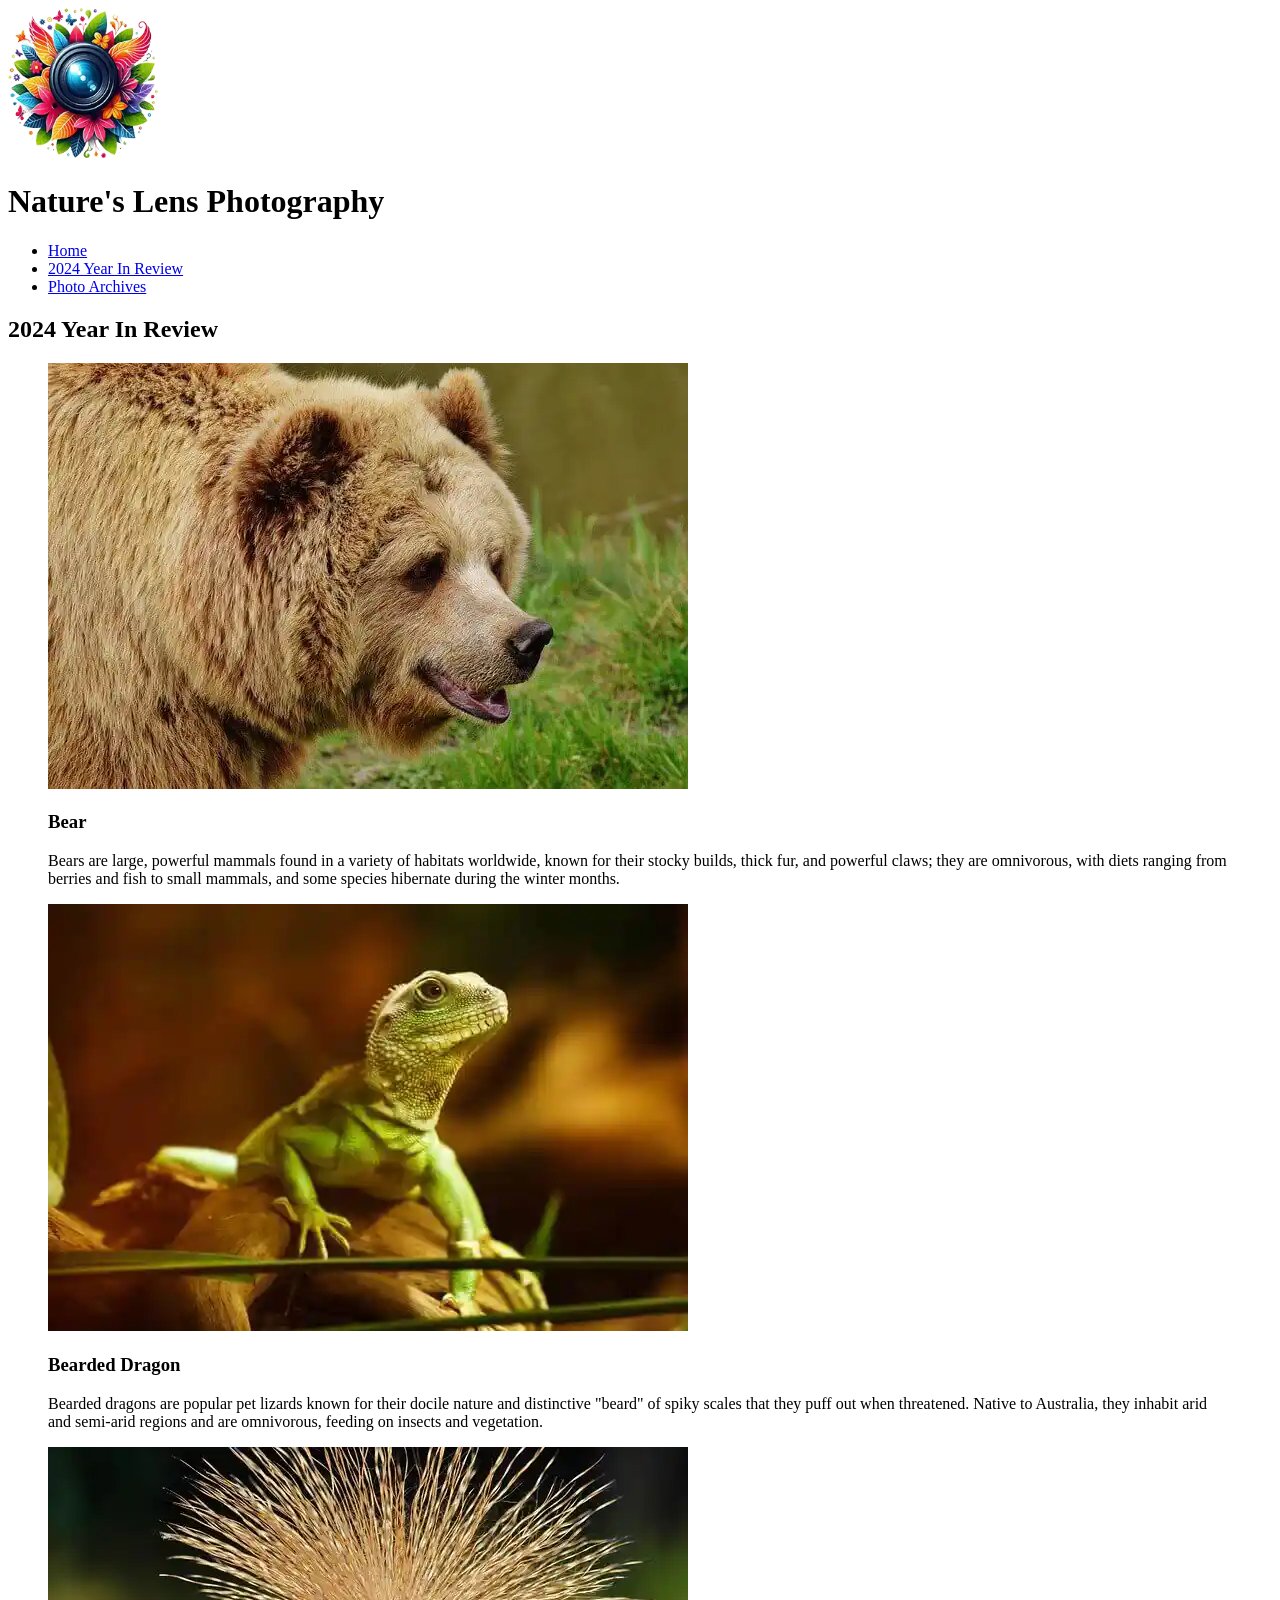
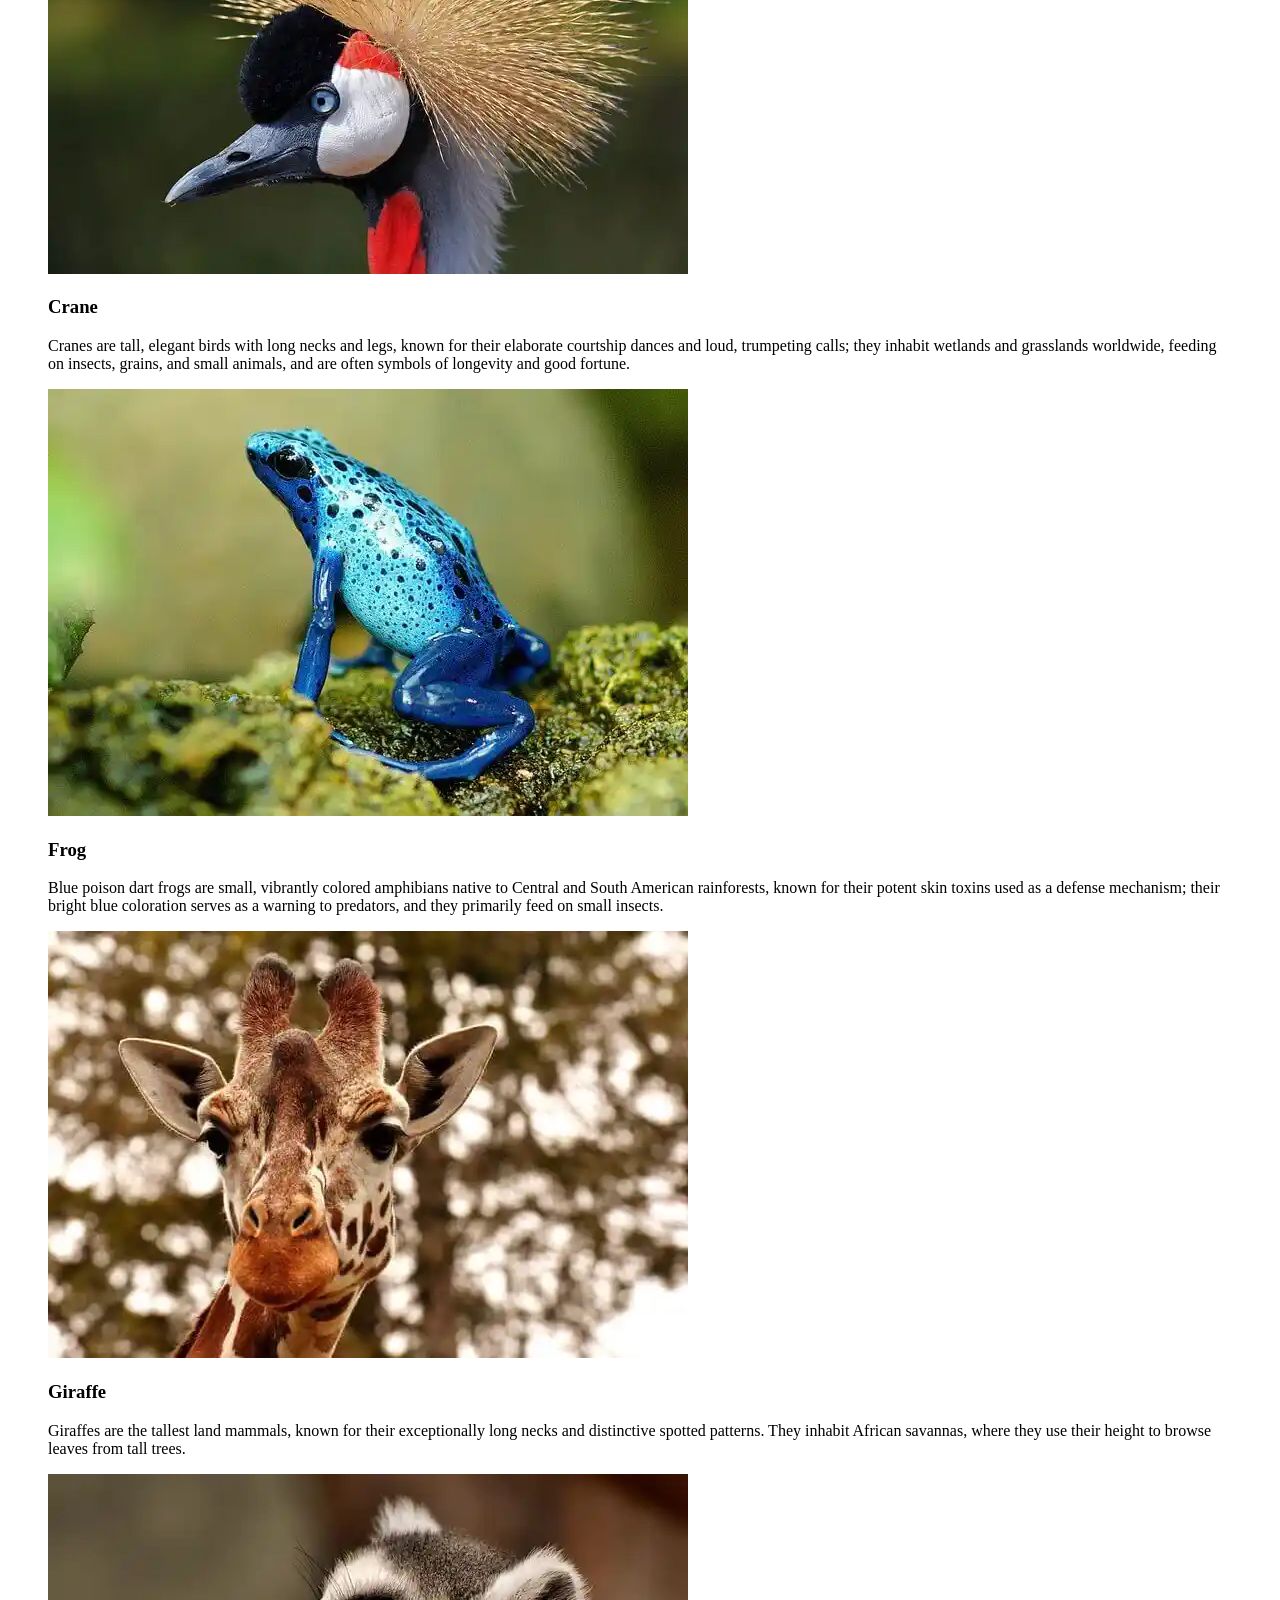
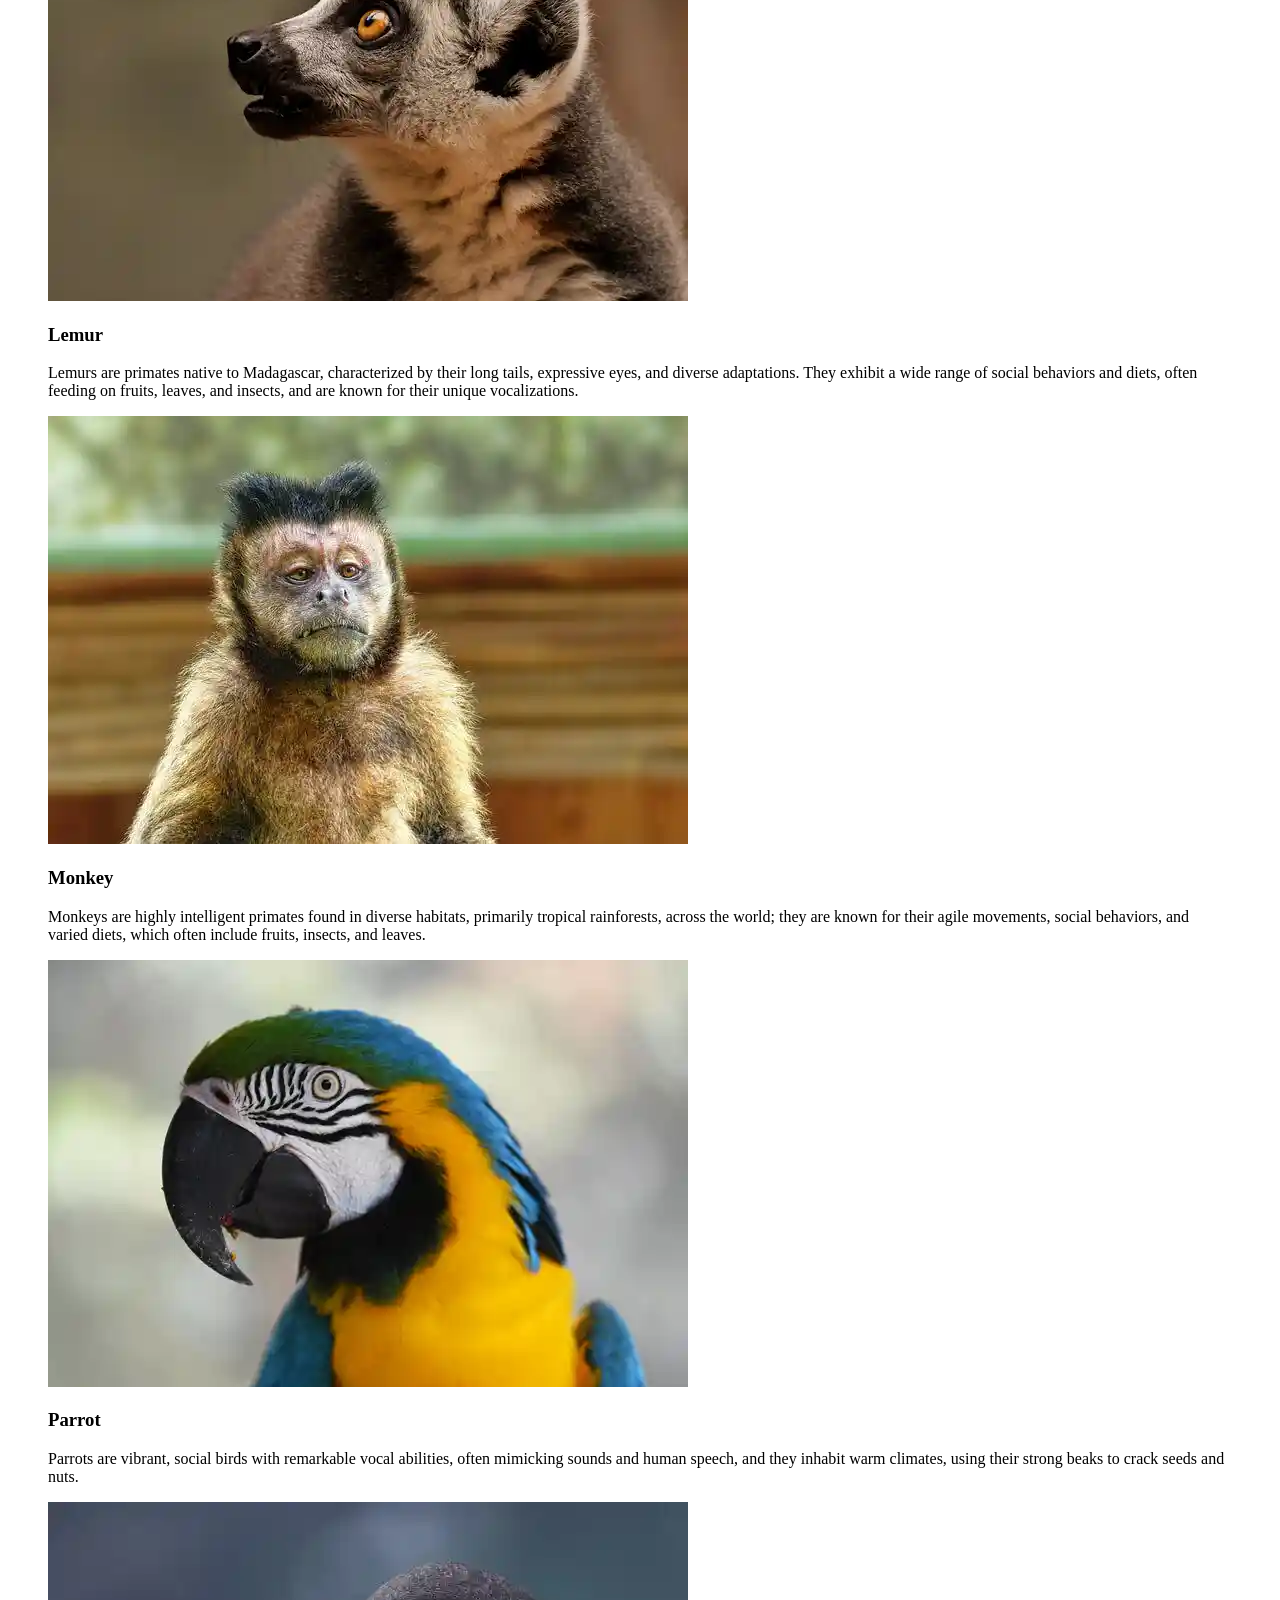
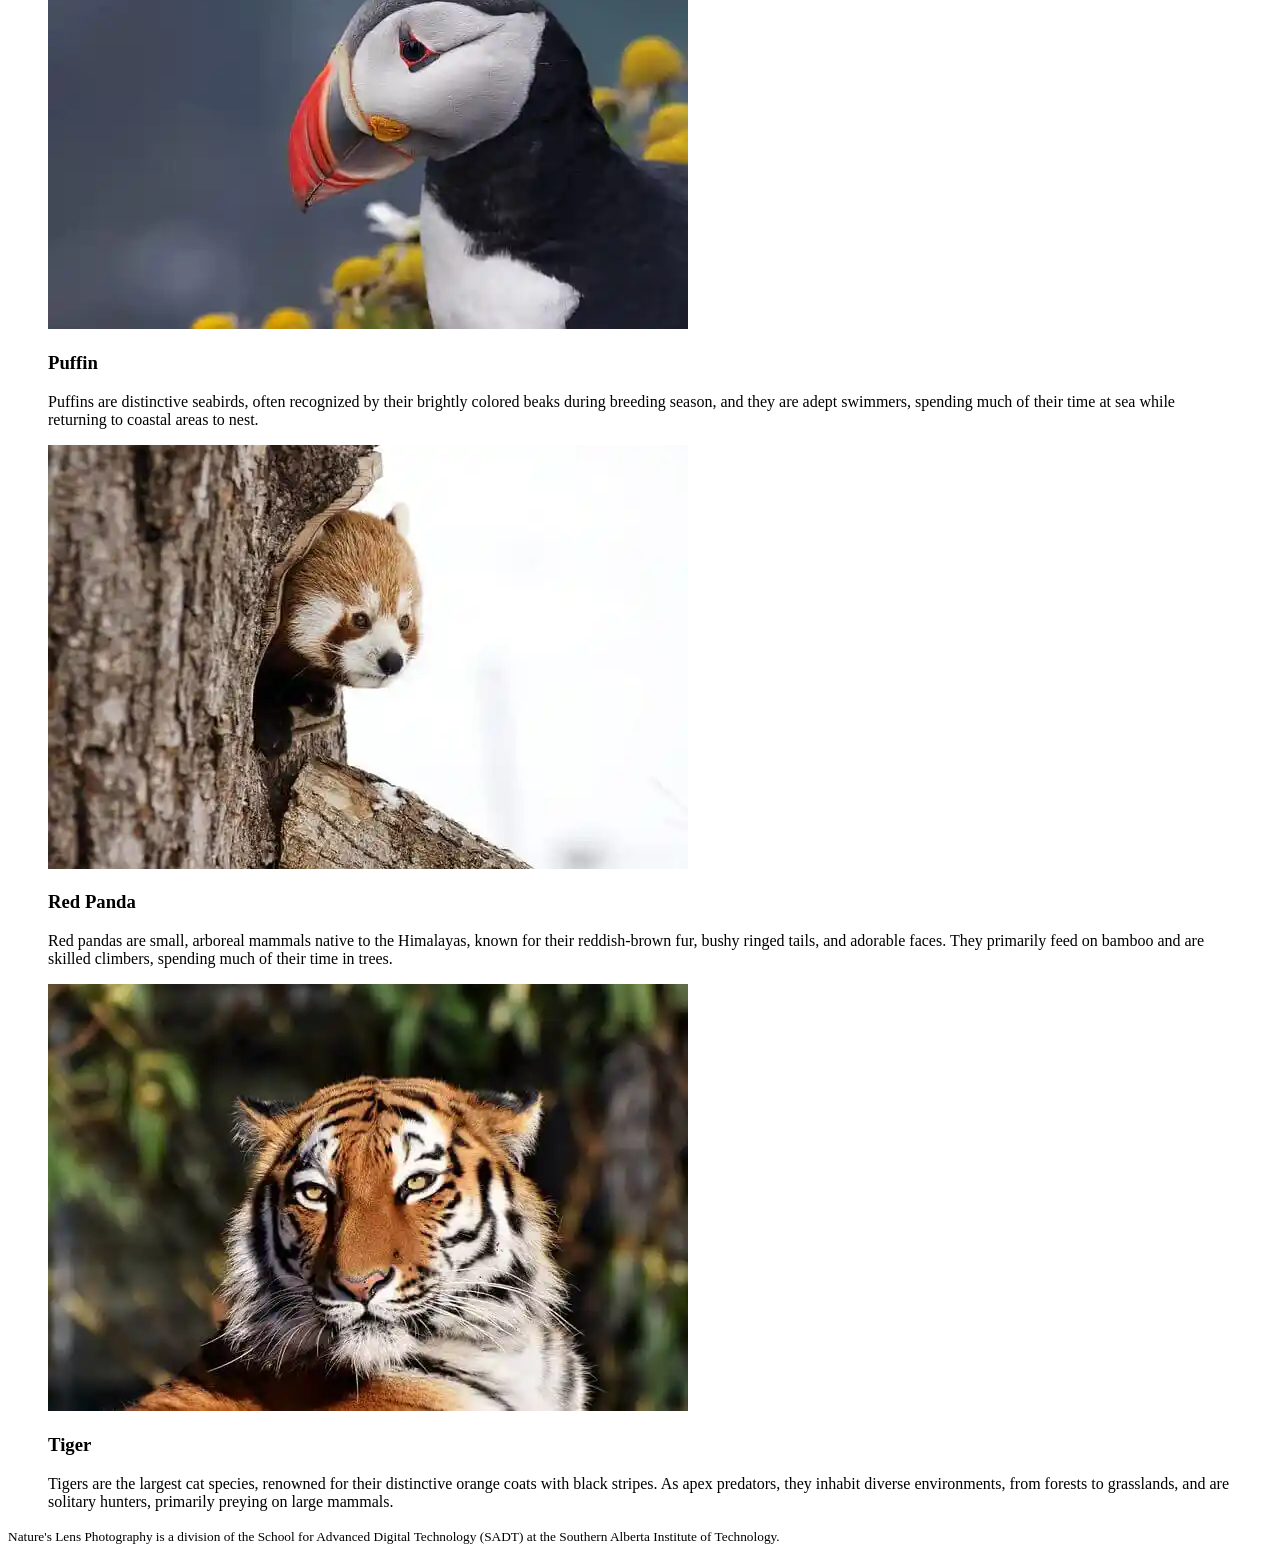
<file: in-class-assignment-1/index.html>
<!DOCTYPE html>
<html lang="en">
	<head>
		<meta charset="UTF-8">
		<meta name="viewport" content="width=device-width, initial-scale=1.0">
		<meta http-equiv="X-UA-Compatible" content="ie=edge">
		<title>Nature's Lens Photography</title>
		<link rel="stylesheet" href="styles.css">
	</head>
	<body>
		<header class="header-container">
			<a href="#"><img src="images/logo.webp" alt="Mother Nature Photography logo" width="150" height="150"></a>
			<h1>Nature's Lens Photography</h1>
			<nav>
				<ul>
					<li><a href="#">Home</a></li>
					<li><a href="#">2024 Year In Review</a></li>
					<li><a href="#">Photo Archives</a></li>
				</ul>
			</nav>
		</header>
		<main>
			<h2>2024 Year In Review</h2>
			<div id="gallery-container">
			<figure>
				<img src="images/bear.webp" alt="Bear">
				<figcaption>
					<h3>Bear</h3>
					<p>Bears are large, powerful mammals found in a variety of habitats worldwide, known for their stocky builds, thick fur, and powerful claws; they are omnivorous, with diets ranging from berries and fish to small mammals, and some species hibernate during the winter months.</p>
				</figcaption>
			</figure>
			<figure>
				<img src="images/bearded-dragon.webp"  alt="Bearded Dragon">
				<figcaption>
					<h3>Bearded Dragon</h3>
					<p>Bearded dragons are popular pet lizards known for their docile nature and distinctive "beard" of spiky scales that they puff out when threatened. Native to Australia, they inhabit arid and semi-arid regions and are omnivorous, feeding on insects and vegetation.</p>
				</figcaption>
			</figure>
			<figure>
				<img src="images/crane.webp"  alt="Crane">
				<figcaption>
					<h3>Crane</h3>
					<p>Cranes are tall, elegant birds with long necks and legs, known for their elaborate courtship dances and loud, trumpeting calls; they inhabit wetlands and grasslands worldwide, feeding on insects, grains, and small animals, and are often symbols of longevity and good fortune.</p>
				</figcaption>
			</figure>
			<figure>
				<img src="images/frog.webp"  alt="Frog">
					<figcaption>
						<h3>Frog</h3>
						<p>Blue poison dart frogs are small, vibrantly colored amphibians native to Central and South American rainforests, known for their potent skin toxins used as a defense mechanism; their bright blue coloration serves as a warning to predators, and they primarily feed on small insects.</p>
					</figcaption>
				</figure>
				<figure>
					<img src="images/giraffe.webp"  alt="Giraffe">
					<figcaption>
						<h3>Giraffe</h3>
						<p>Giraffes are the tallest land mammals, known for their exceptionally long necks and distinctive spotted patterns. They inhabit African savannas, where they use their height to browse leaves from tall trees.</p>
					</figcaption>
				</figure>
				<figure>
					<img src="images/lemur.webp"  alt="Lemur">
					<figcaption>
						<h3>Lemur</h3>
						<p>Lemurs are primates native to Madagascar, characterized by their long tails, expressive eyes, and diverse adaptations. They exhibit a wide range of social behaviors and diets, often feeding on fruits, leaves, and insects, and are known for their unique vocalizations.</p>
					</figcaption>
				</figure>
				<figure>
					<img src="images/monkey.webp"  alt="Monkey">
					<figcaption>
						<h3>Monkey</h3>
						<p>Monkeys are highly intelligent primates found in diverse habitats, primarily tropical rainforests, across the world; they are known for their agile movements, social behaviors, and varied diets, which often include fruits, insects, and leaves.</p>
					</figcaption>
				</figure>
				<figure>
					<img src="images/parrot.webp"  alt="Parrot">
					<figcaption>
						<h3>Parrot</h3>
						<p>Parrots are vibrant, social birds with remarkable vocal abilities, often mimicking sounds and human speech, and they inhabit warm climates, using their strong beaks to crack seeds and nuts.</p>
					</figcaption>
				</figure>
				<figure>
					<img src="images/puffin.webp"  alt="Puffin">
					<figcaption>
						<h3>Puffin</h3>
						<p>Puffins are distinctive seabirds, often recognized by their brightly colored beaks during breeding season, and they are adept swimmers, spending much of their time at sea while returning to coastal areas to nest.</p>
					</figcaption>
				</figure>
				<figure>
					<img src="images/red-panda.webp"  alt="Red Panda">
					<figcaption>
						<h3>Red Panda</h3>
						<p>Red pandas are small, arboreal mammals native to the Himalayas, known for their reddish-brown fur, bushy ringed tails, and adorable faces. They primarily feed on bamboo and are skilled climbers, spending much of their time in trees.</p>
					</figcaption>
				</figure>
				<figure>
					<img src="images/tiger.webp"  alt="Tiger">
					<figcaption>
						<h3>Tiger</h3>
						<p>Tigers are the largest cat species, renowned for their distinctive orange coats with black stripes. As apex predators, they inhabit diverse environments, from forests to grasslands, and are solitary hunters, primarily preying on large mammals.</p>
					</figcaption>
				</figure>
			</div>
		</main>
		<footer>
			<small>Nature's Lens Photography is a division of the School for Advanced Digital Technology (SADT) at the Southern Alberta Institute of Technology.</small>
	</footer>
	</body>
</html>
</file>
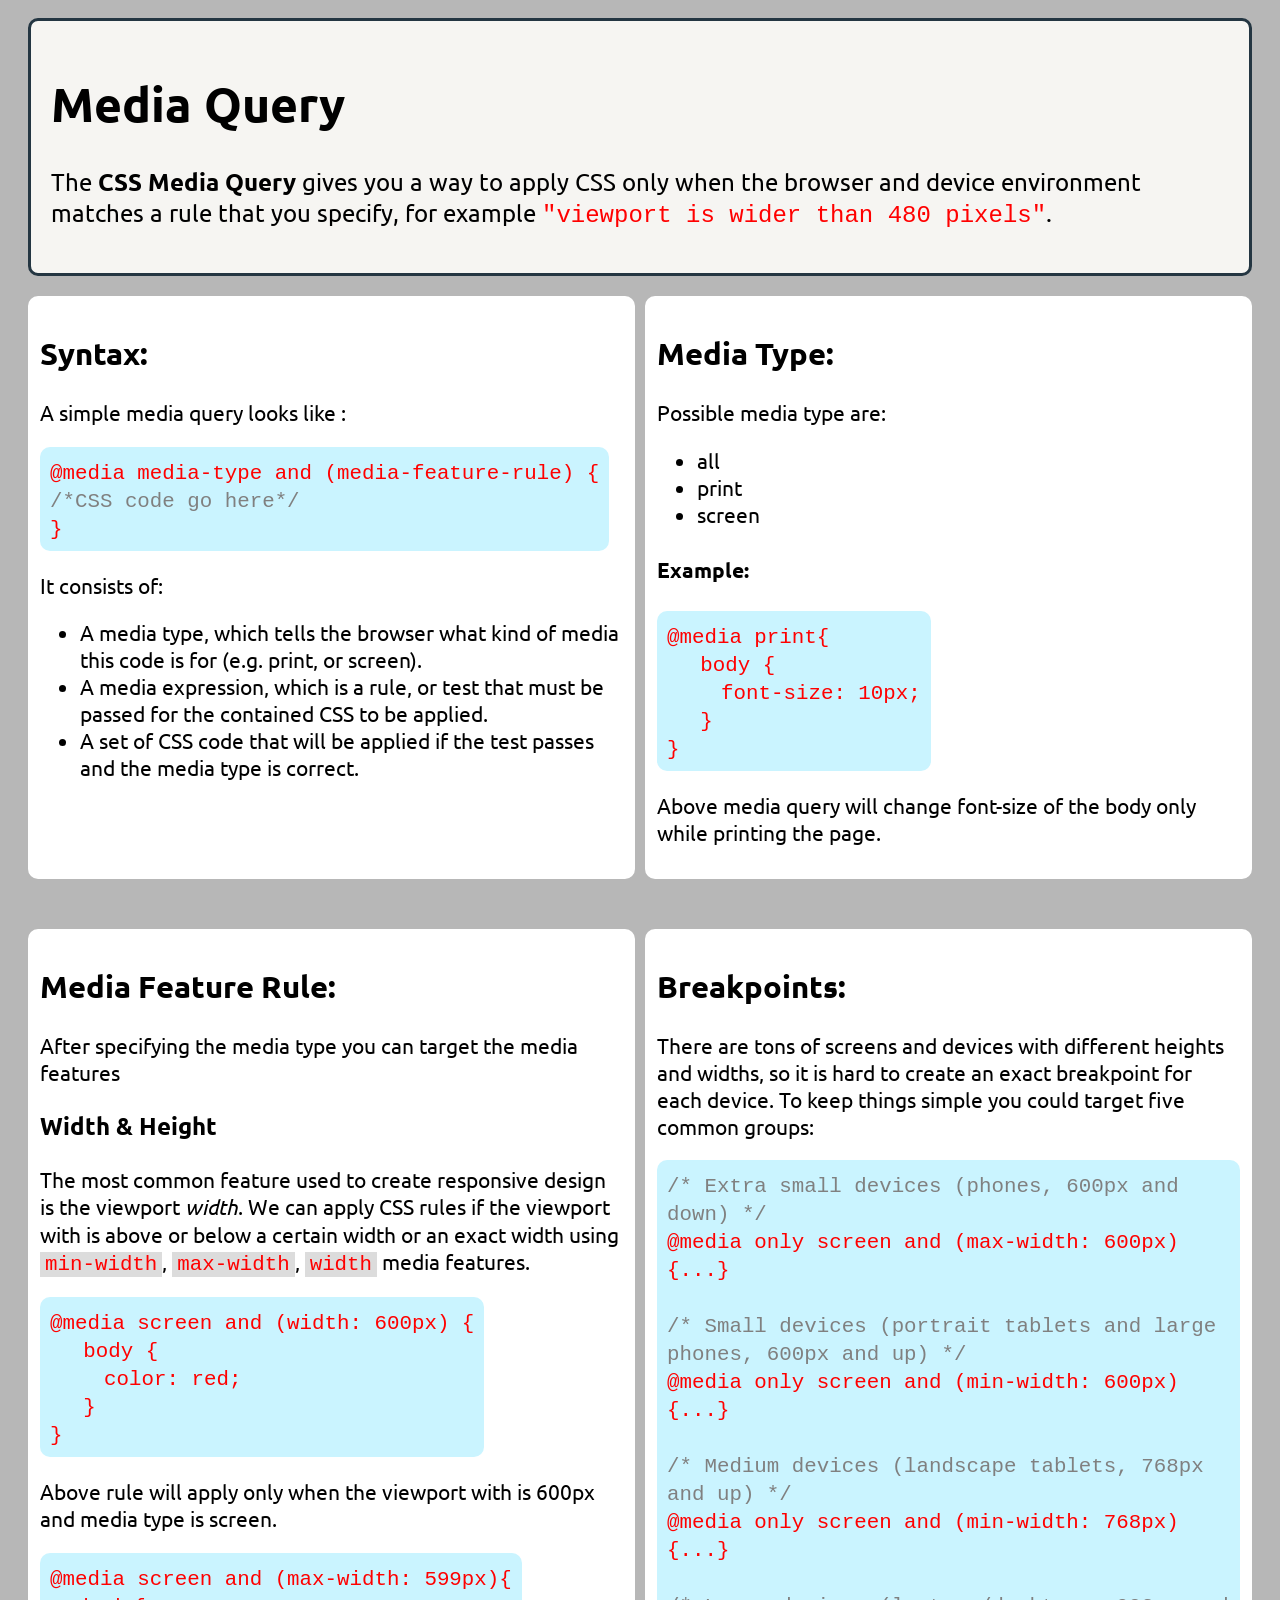
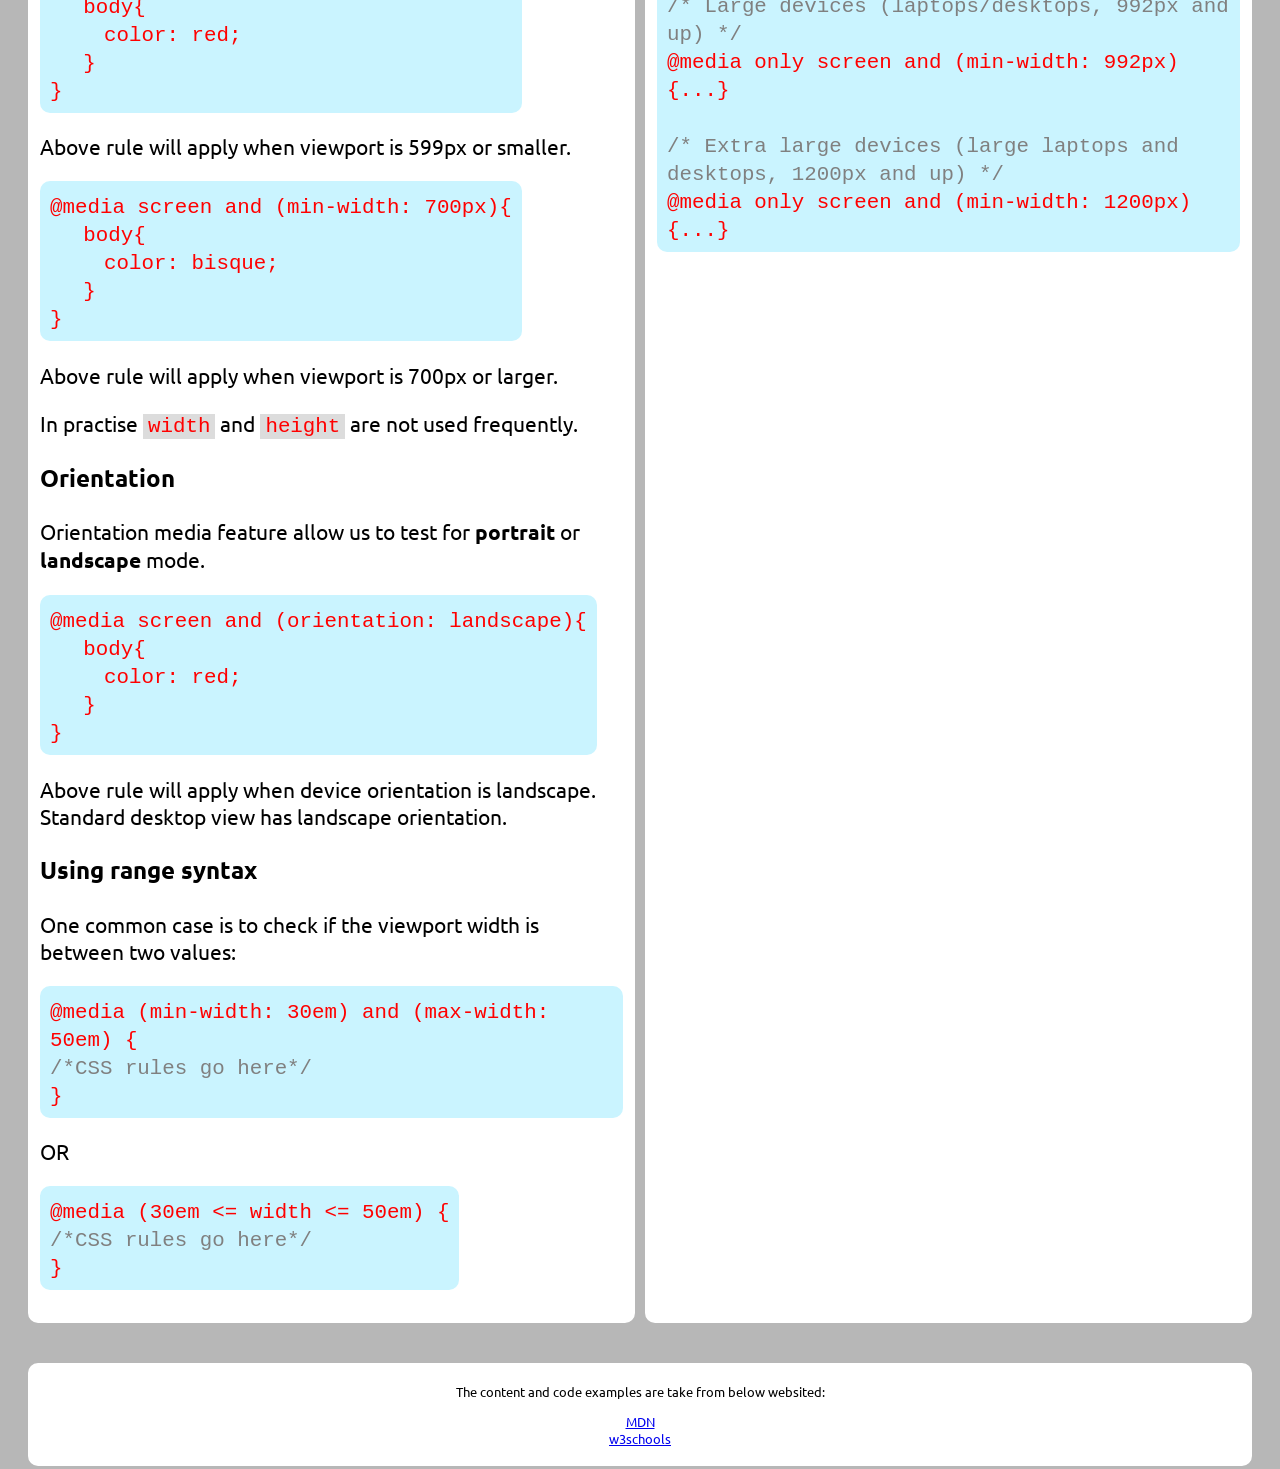
<file: MediaQuery/index.html>
<!DOCTYPE html>
<html lang="en">
<head>
    <meta charset="UTF-8">
    <meta name="viewport" content="width=device-width, initial-scale=1.0">
    <link rel="stylesheet" href="css/styles.css" >
    <link rel="preconnect" href="https://fonts.googleapis.com">
    <link rel="preconnect" href="https://fonts.gstatic.com" crossorigin>
    <link href="https://fonts.googleapis.com/css2?family=Ubuntu:ital,wght@0,300;0,400;0,500;0,700;1,300;1,400;1,500;1,700&display=swap" rel="stylesheet">
    <title>Media Query</title>
</head>
<body>
    <header>
        <h1 id="title">
            Media Query
        </h1>
        <p id="definition">
            The <b>CSS Media Query</b> gives you a way to apply CSS only when the 
            browser and device environment matches a rule that you specify, 
            for example <code>"viewport is wider than 480 pixels"</code>.
        </p>
    </header>

    <main>
        <section id="syntax">
            <h2>Syntax:</h2>
            <p>
                A simple media query looks like :
            </p>
            <p class="code-example">
                <code>@media media-type and (media-feature-rule) { 
                    <br> 
                    <span class="comment">/*CSS code go here*/</span>
                    <br>
                }</code>
            </p>

            <p>
                It consists of:
            </p>
            <ul>
                <li>A media type, which tells the browser what kind of media this code is for (e.g. print, or screen).</li>
                <li>A media expression, which is a rule, or test that must be passed for the contained CSS to be applied.</li>
                <li>A set of CSS code that will be applied if the test passes and the media type is correct.</li>
            </ul>
        </section>

        <section>
            <h2>Media Type:</h2>
            
            <p>
                Possible media type are:
            </p>
            <ul>
                <li>all</li>
                <li>print</li>
                <li>screen</li>
            </ul>

            <h4>Example:</h4>
            <p class="code-example">
                <code class="block">@media print{
                    <br>
                    &emsp; body {
                        <br>
                        &emsp;&emsp; font-size: 10px;
                        <br>
                        &emsp; }
                    <br>
                }</code>
            </p>
            <p>
                Above media query will change font-size of the body only while printing the page.
            </p>
        </section>

        <section>
            <h2>Media Feature Rule:</h2>
            <p>After specifying the media type you can target the media features</p>

            <h3>Width & Height</h3>
            <p>
                The most common feature used to create responsive design is the viewport <i>width</i>.
                We can apply CSS rules if the viewport with is above or below a certain width or an 
                exact width using <code class="inline">min-width</code>, <code class="inline">max-width</code>, 
                <code class="inline">width</code> media features.
            </p>

            <p class="code-example">
                <code>
                    @media screen and (width: 600px) {<br>
                    &emsp; body {<br>
                    &emsp;&emsp; color: red;<br>
                    &emsp; }<br>
                    }<br>
                </code>
            </p>

            <p>Above rule will apply only when the viewport with is 600px and media type is screen.</p>

            <p class="code-example">
                <code>
                    @media screen and (max-width: 599px){ <br>
                        &emsp; body{ <br>
                        &emsp;&emsp; color: red;<br>
                        &emsp; }<br>
                        }<br>
                </code>
            </p>
            <p>Above rule will apply when viewport is 599px or smaller. </p>

            <p class="code-example">
                <code>
                    @media screen and (min-width: 700px){ <br>
                        &emsp; body{ <br>
                        &emsp;&emsp; color: bisque;<br>
                        &emsp; }<br>
                        }<br>
                </code>
            </p>
            <p>Above rule will apply when viewport is 700px or larger. </p>

            <p class="note">
                In practise <code class="inline">width</code> and <code class="inline">height</code>
                are not used frequently.
            </p>


            <h3>Orientation</h3>

            <p>
                Orientation media feature allow us to test for <b>portrait</b>
                or <b>landscape</b> mode.
            </p>

            <p class="code-example">
                <code>
                    @media screen and (orientation: landscape){ <br>
                        &emsp; body{ <br>
                        &emsp;&emsp; color: red;<br>
                        &emsp; }<br>
                        }<br>
                </code>
            </p>
            <p>
                Above rule will apply when device orientation is landscape. Standard desktop view has landscape orientation.
            </p>

            <h3>Using range syntax</h3>

            <p>
                One common case is to check if the viewport width is between two values:
            </p>

            <p class="code-example">
                <code>@media (min-width: 30em) and (max-width: 50em) { <br> 
                    <span class="comment">/*CSS rules go here*/</span> <br>
                }</code>
            </p>
            <p>OR </p>

            <p class="code-example">
                <code>@media (30em <= width <= 50em) { <br> 
                    <span class="comment">/*CSS rules go here*/</span> <br>
                }</code>
            </p>
        </section>

        <section>
            <h2>Breakpoints:</h2>
            <p>
                There are tons of screens and devices with different heights and widths, 
                so it is hard to create an exact breakpoint for each device. 
                To keep things simple you could target five common groups:
            </p>

            <p class="code-example">
                <code>
                    <span class="comment">/* Extra small devices (phones, 600px and down) */</span><br>
                    @media only screen and (max-width: 600px) {...}<br>
                    <br>
                    <span class="comment">/* Small devices (portrait tablets and large phones, 600px and up) */</span><br>
                    @media only screen and (min-width: 600px) {...}<br>
                    <br>
                    <span class="comment">/* Medium devices (landscape tablets, 768px and up) */</span><br>
                    @media only screen and (min-width: 768px) {...}<br>
                    <br>
                    <span class="comment">/* Large devices (laptops/desktops, 992px and up) */</span><br>
                    @media only screen and (min-width: 992px) {...}<br>
                    <br>
                    <span class="comment">/* Extra large devices (large laptops and desktops, 1200px and up) */</span><br>
                    @media only screen and (min-width: 1200px) {...}<br>
                </code>
            </p>
        </section>
    </main>
    

    <footer>
        <p>The content and code examples are take from below websited:</p>
        <ul>
            <li>
                <a href="https://developer.mozilla.org/en-US/docs/Learn/CSS/CSS_layout/Media_queries" target="_blank" rel="noopener">MDN</a>
            </li>
            <li>
                <a href="https://www.w3schools.com/howto/howto_css_media_query_breakpoints.asp" target="_blank" rel="noopener">w3schools</a>
            </li>
        </ul>
    </footer>
</body>
</html>
</file>
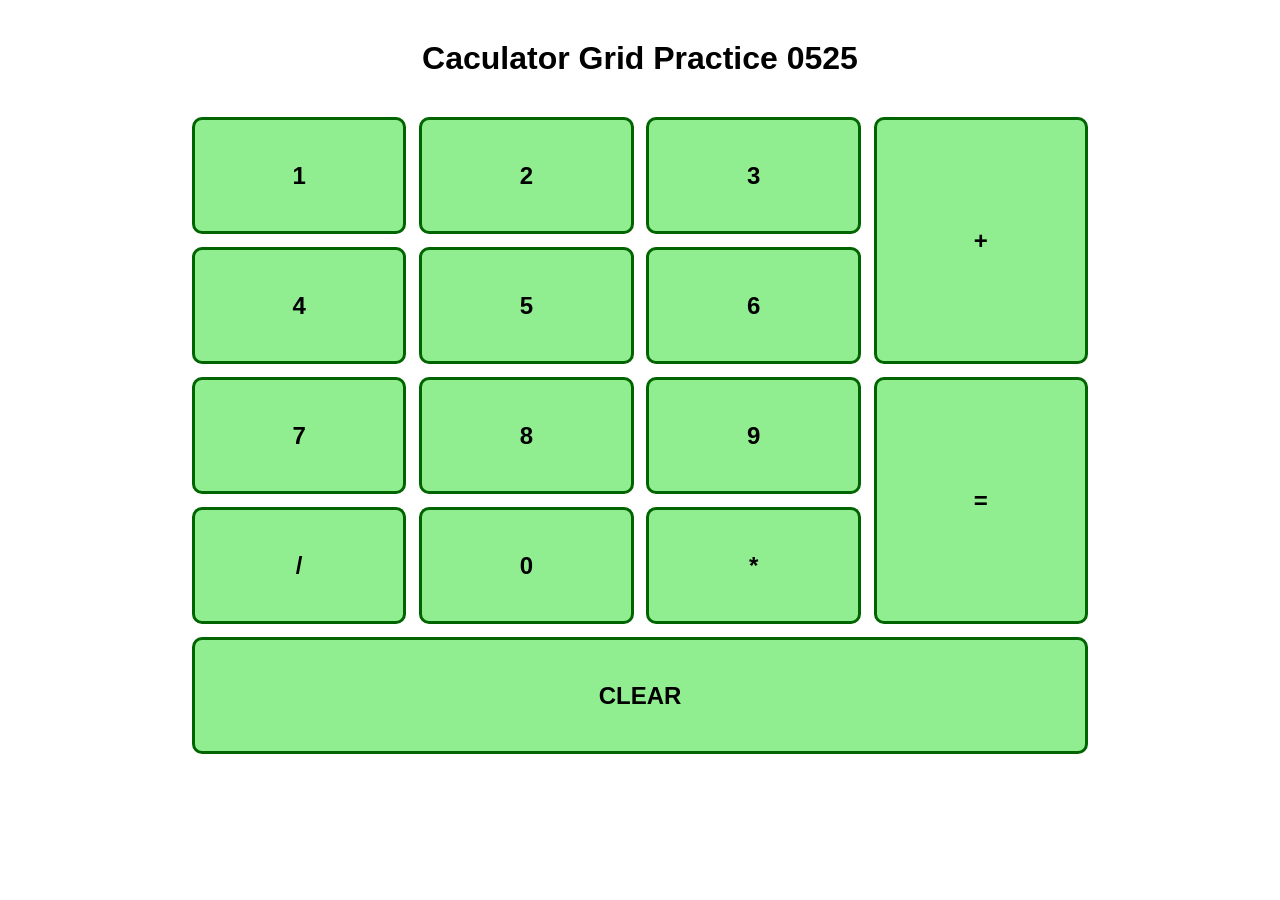
<file: 0525 practice/0525_practice_caculator.html>
<!DOCTYPE html>
<html lang="en">
<head>
    <meta charset="UTF-8">
    <meta name="viewport" content="width=device-width, initial-scale=1.0">
    <title>0525 practice</title>
    	<link rel="stylesheet" href="styles.css">
</head>
<body>

<h1> Caculator Grid Practice 0525 </h1>
<main>
    <section>
        <h1>1</h1>
    </section>
   
    <section>
        <h1>2</h1>
    </section>

    <section>
        <h1>3</h1>
    </section>

    <section class="grid-row-span-2">
        <h1>+</h1>
    </section>

    <section>
        <h1>4</h1>
    </section>

    <section>
        <h1>5</h1>
    </section>

    <section>
        <h1>6</h1>
    </section>

    <section>
        <h1>7</h1>
    </section>

    <section>
        <h1>8</h1>
    </section>

    <section>
        <h1>9</h1>
    </section>

    <section class="grid-row-span-2">
        <h1>=</h1>
    </section>

    <section>
        <h1>/</h1>
    </section>
    <section>
        <h1>0</h1>
    </section>

    <section>
        <h1>*</h1>
    </section>

    <section class="grid-column-span-4">
        <h1>CLEAR</h1>
    </section>

</main>

</body>
</html>
</file>
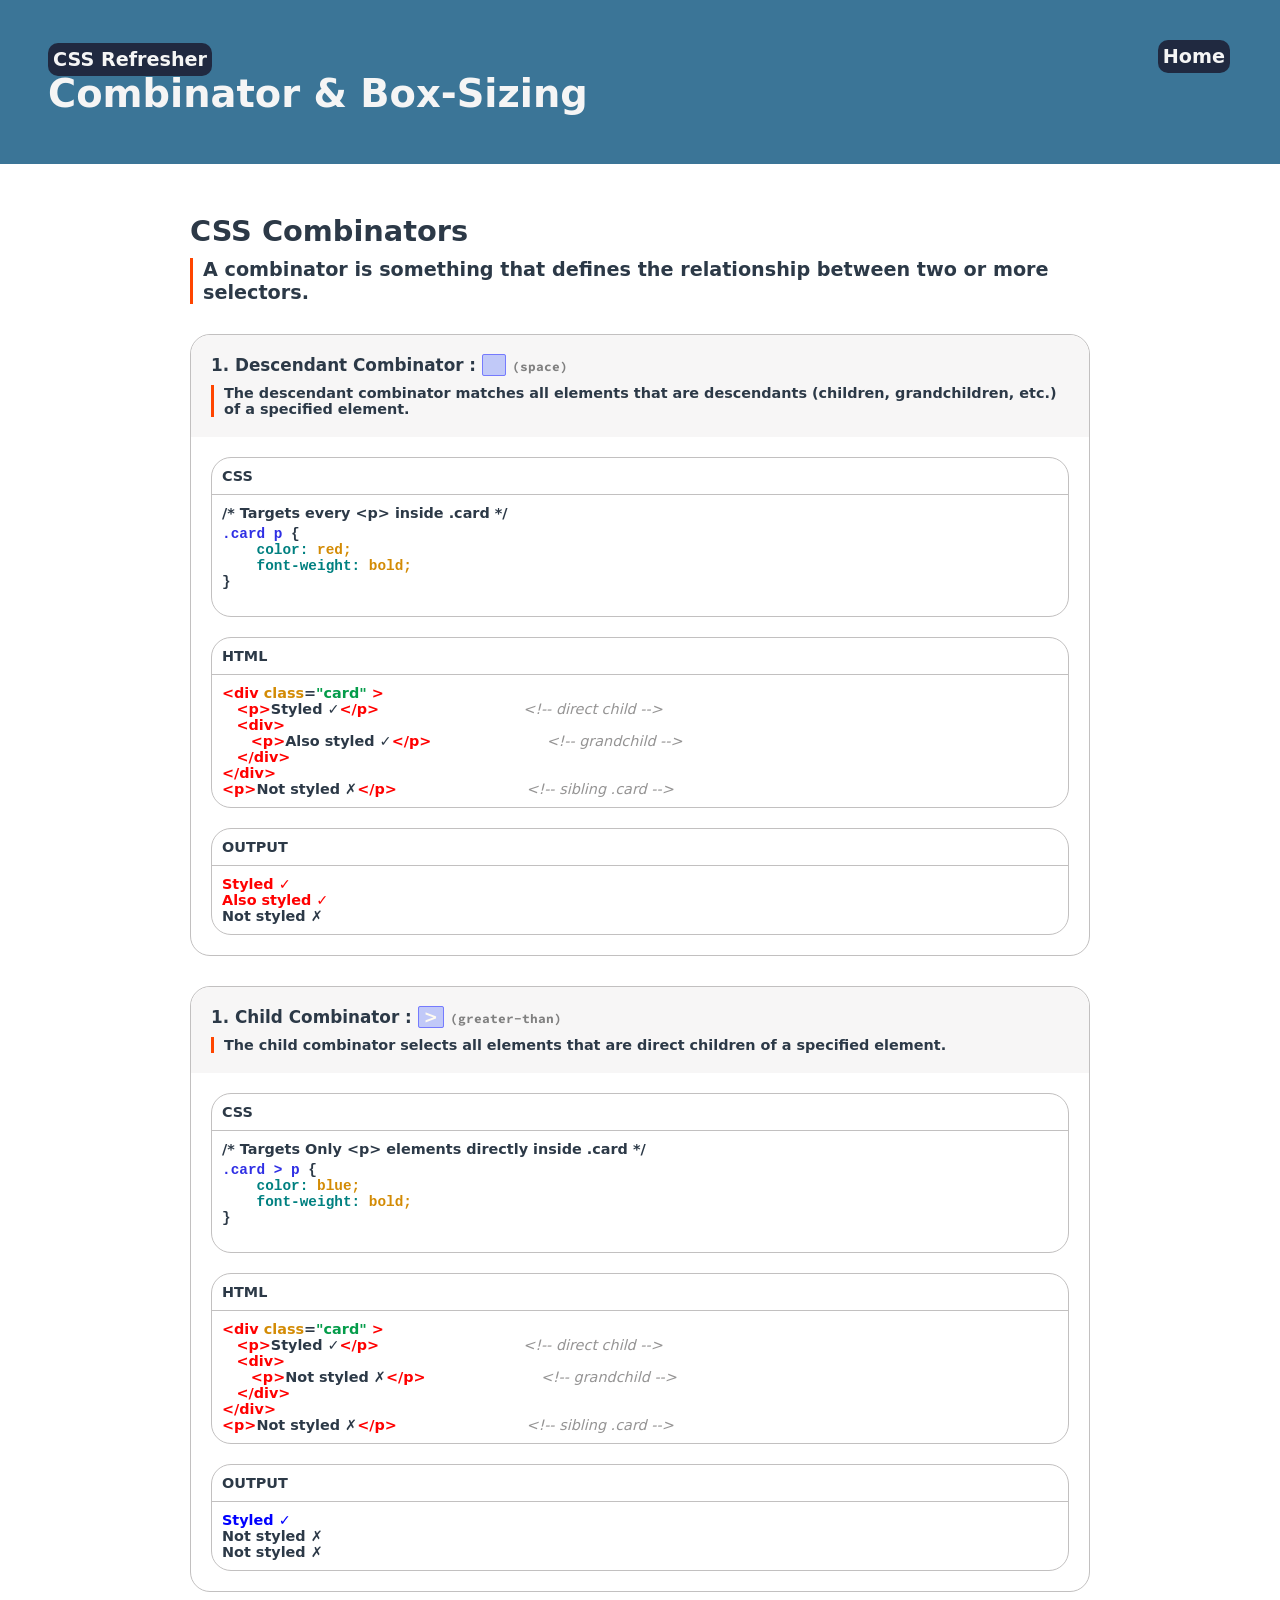
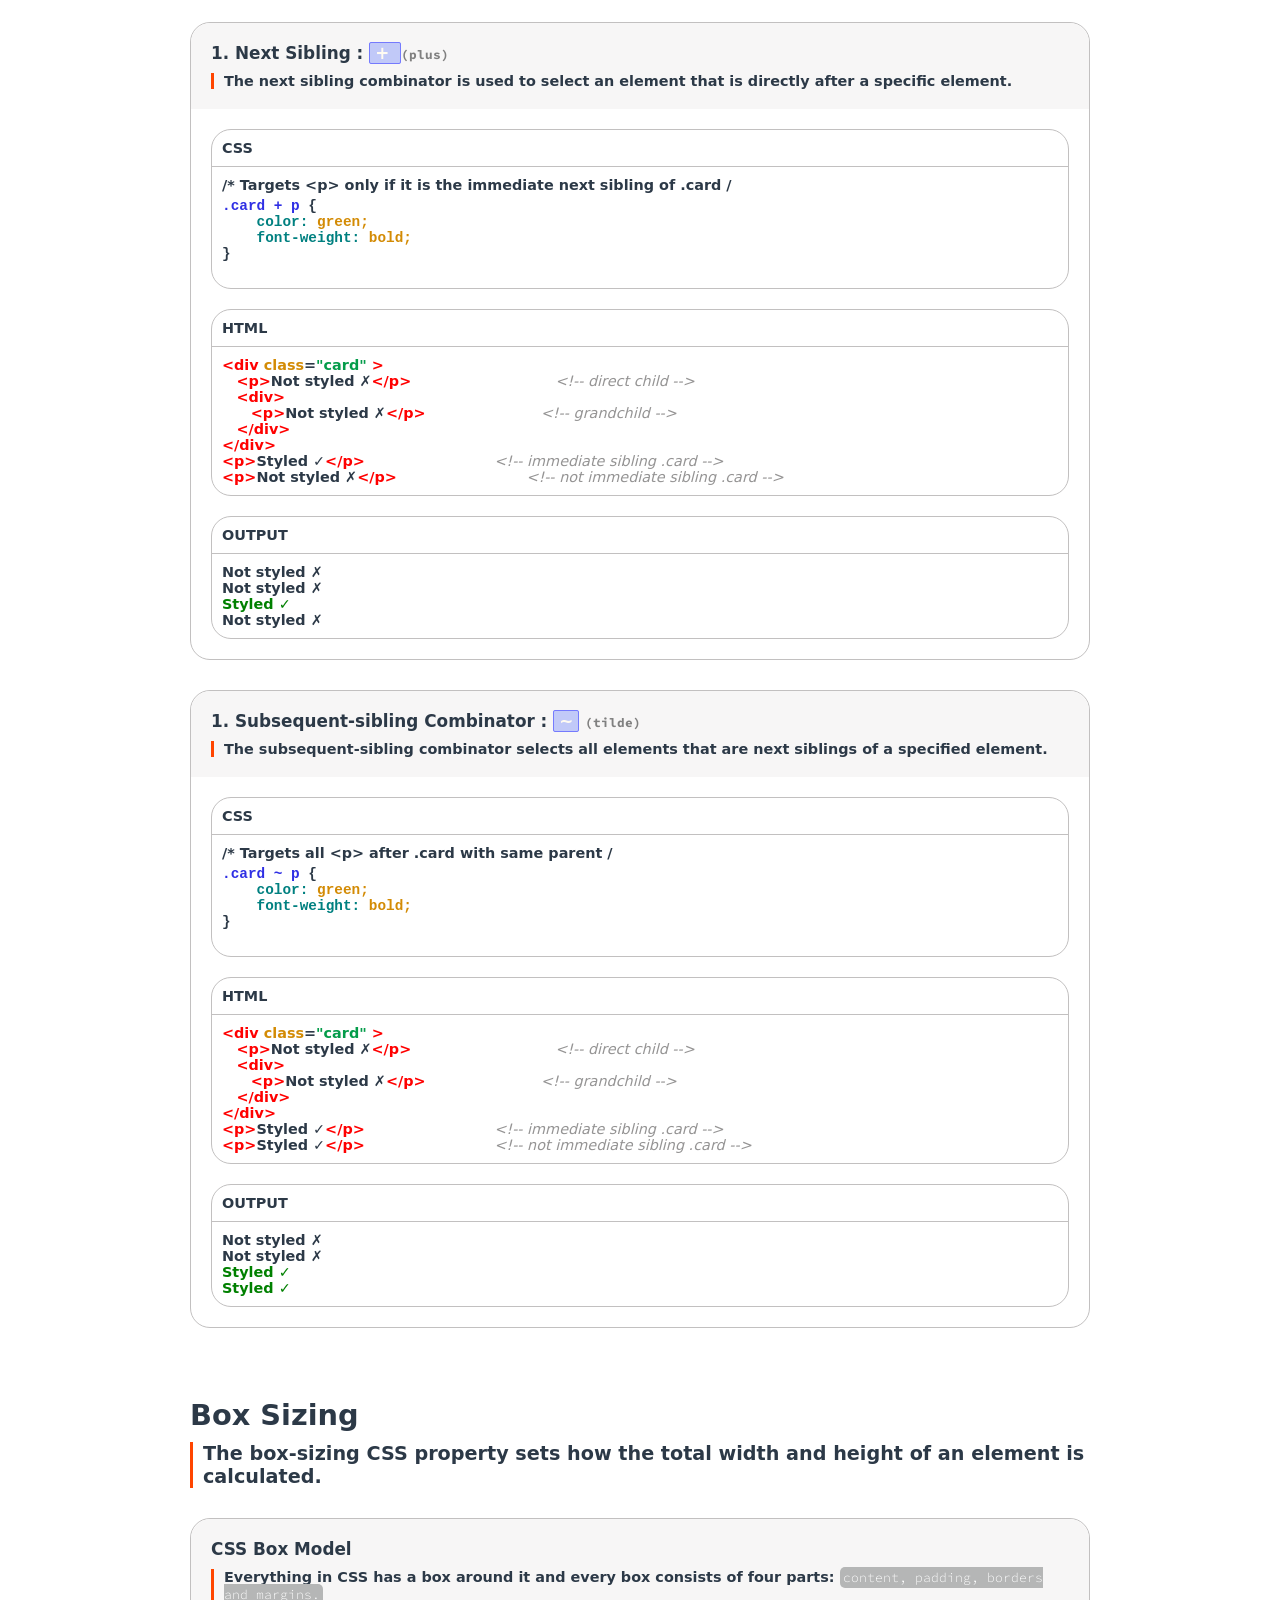
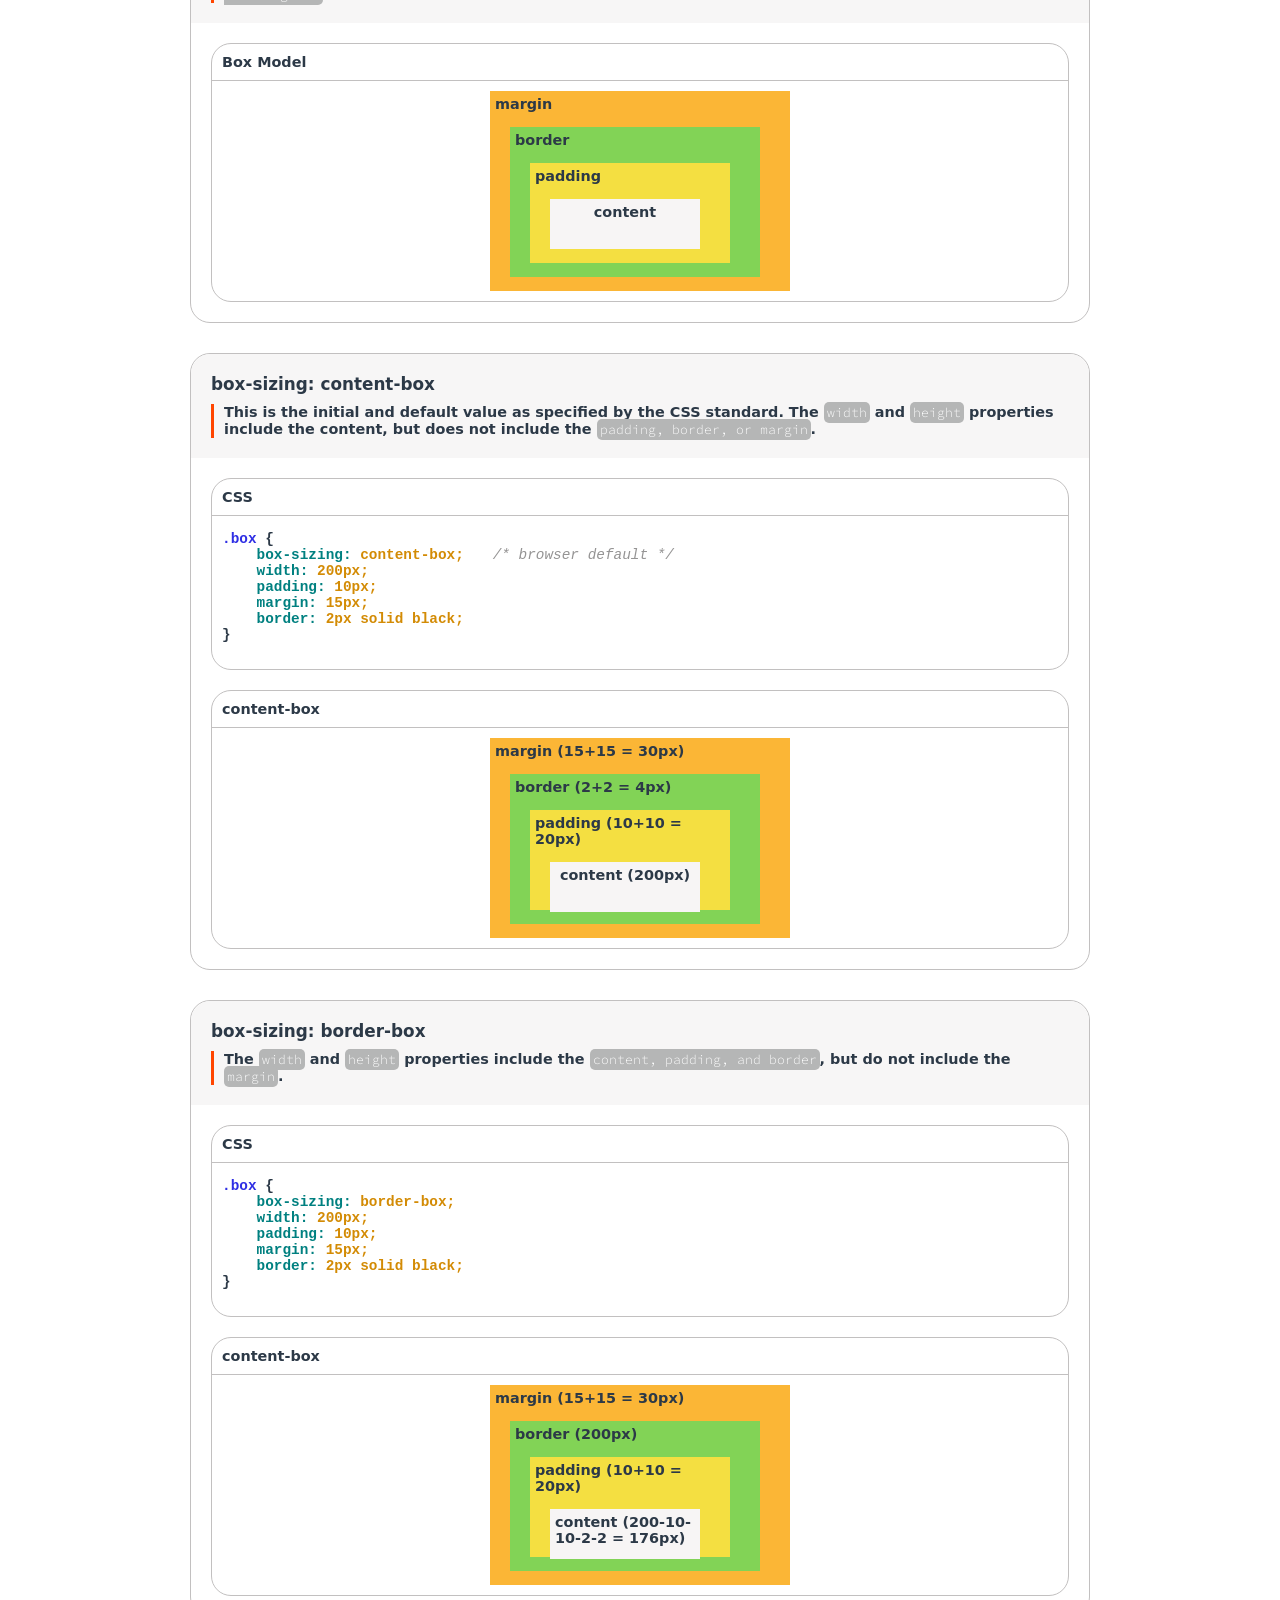
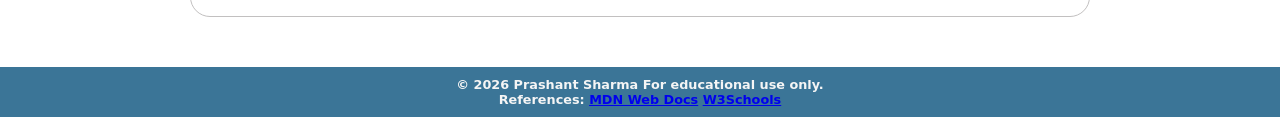
<file: Combinator_BoxSizing/cbs_index.html>
<!DOCTYPE html>
<html lang="en">
<head>
    <meta charset="UTF-8">
    <meta name="viewport" content="width=device-width, initial-scale=1.0">
    <title>CSS-Refresher</title>
    <link rel="preconnect" href="https://fonts.googleapis.com">
    <link rel="preconnect" href="https://fonts.gstatic.com" crossorigin>
    <link href="https://fonts.googleapis.com/css2?family=Source+Code+Pro:ital,wght@0,200..900;1,200..900&display=swap" rel="stylesheet">
    <link rel="stylesheet" href="css/cbs_styles.css">
</head>
<body>
    <header>
        <div>
            <p><span class="badge">CSS Refresher</span></p>
        </div>
        <h1>Combinator &#38; Box-Sizing</h1>
    </header>

    <div>
        <p id="home-btn" class="badge"><a href="../index.html">Home</a></p>
    </div>

    <main>

        <!-- CSS Combinators -->
        <section>
            <div class="section-title">
                <h2>CSS Combinators</h2>
                <p class="define">
                    A combinator is something that defines the relationship between two or more selectors.
                </p>
            </div>

            <!-- Decendant Combinator -->
            <article class="content">
                <div class="article-title">
                    <h3>1. Descendant Combinator : <span class="symbol">&nbsp;&nbsp;</span> <span class="symbol-name">(space)</span></h3>
                    <p class="define">The descendant combinator matches all elements that are descendants (children, grandchildren, etc.) of a specified element.</p>
                </div>
                
                <div class="example">
                    <p class="example-title">
                        CSS
                    </p>
                    <div class="example-code">
                        <p>/* Targets every &lt;p&gt; inside .card */</p>
                        <pre>
<span class="selector">.card p </span>{
    <span class="prop">color:</span> <span class="val">red;</span>
    <span class="prop">font-weight:</span> <span class="val">bold;</span>
}
                        </pre>
                        

                    </div>
                </div>

                <div class="example">
                    <p class="example-title">
                        HTML
                    </p>
                    <div class="example-code">                        
                        </pre><p><span class="element">&lt;div</span> <span class="cl">class</span>=<span class="cl-val">"card"</span> <span class="element">&gt;</span></p>
                        <p>&emsp;<span class="element">&lt;p&gt;</span>Styled  ✓<span class="element">&lt;/p&gt;</span>&emsp;&emsp;&emsp;&emsp;&emsp;&emsp;&emsp;&emsp;&emsp;&emsp;<span class="cmt">&lt;!-- direct child --&gt;</span></p>
                        <p>&emsp;<span class="element">&lt;div&gt;</span></p>
                        <p>&emsp;&emsp;<span class="element">&lt;p&gt;</span>Also styled ✓<span class="element">&lt;/p&gt;</span>&emsp;&emsp;&emsp;&emsp;&emsp;&emsp;&emsp;&emsp;<span class="cmt">&lt;!-- grandchild --&gt;</span></p>
                        <p>&emsp;<span class="element">&lt;/div&gt;</span></p>
                        <p><span class="element">&lt;/div&gt;</span></p>
                        <span class="element">&lt;p&gt;</span>Not styled ✗<span class="element">&lt;/p&gt;</span>&emsp;&emsp;&emsp;&emsp;&emsp;&emsp;&emsp;&emsp;&emsp;<span class="cmt">&lt;!-- sibling .card --&gt;</span>
                        </pre>
                    </div>
                </div>

                <div class="example output">
                    <p class="example-title">
                        OUTPUT
                    </p>
                    <div class="example-code">                        
                        <p style="color: red; font-weight: bold;">Styled  ✓</p>
                        <p style="color: red; font-weight: bold;">Also styled ✓</p>
                        <p>Not styled ✗</p>
                    </div>
                </div>
            </article>
            
            <!-- Child Combinator -->
            <article class="content">
                <div class="article-title">
                    <h3>1. Child Combinator : <span class="symbol">&gt;</span> <span class="symbol-name">(greater-than)</span></h3>
                    <p class="define">The child combinator selects all elements that are direct children of a specified element.</p>
                </div>
                
                <div class="example">
                    <p class="example-title">
                        CSS
                    </p>
                    <div class="example-code">
                        <p>/* Targets Only &lt;p&gt; elements directly inside .card */</p>
                        <pre>
<span class="selector">.card &gt; p</span> {
    <span class="prop">color:</span> <span class="val">blue;</span>
    <span class="prop">font-weight:</span> <span class="val">bold;</span>
}
                        </pre>
                        

                    </div>
                </div>

                <div class="example">
                    <p class="example-title">
                        HTML
                    </p>
                    <div class="example-code">                        
                        </pre><p><span class="element">&lt;div</span> <span class="cl">class</span>=<span class="cl-val">"card"</span> <span class="element">&gt;</span></p>
                        <p>&emsp;<span class="element">&lt;p&gt;</span>Styled  ✓<span class="element">&lt;/p&gt;</span>&emsp;&emsp;&emsp;&emsp;&emsp;&emsp;&emsp;&emsp;&emsp;&emsp;<span class="cmt">&lt;!-- direct child --&gt;</span></p>
                        <p>&emsp;<span class="element">&lt;div&gt;</span></p>
                        
                        <p>&emsp;&emsp;<span class="element">&lt;p&gt;</span>Not styled ✗<span class="element">&lt;/p&gt;</span>&emsp;&emsp;&emsp;&emsp;&emsp;&emsp;&emsp;&emsp;<span class="cmt">&lt;!-- grandchild --&gt;</span></p>
                        <p>&emsp;<span class="element">&lt;/div&gt;</span></p>
                        <p><span class="element">&lt;/div&gt;</span></p>
                        <span class="element">&lt;p&gt;</span>Not styled ✗<span class="element">&lt;/p&gt;</span>&emsp;&emsp;&emsp;&emsp;&emsp;&emsp;&emsp;&emsp;&emsp;<span class="cmt">&lt;!-- sibling .card --&gt;</span>
                        </pre>
                    </div>
                </div>

                <div class="example output">
                    <p class="example-title">
                        OUTPUT
                    </p>
                    <div class="example-code">                        
                        <p style="color: blue; font-weight: bold;">Styled  ✓</p>
                        <p>Not styled ✗</p>
                        <p>Not styled ✗</p>
                    </div>
                </div>
            </article>


            <!-- Next Sibling -->
            <article class="content">
                <div class="article-title">
                    <h3>1. Next Sibling : <span class="symbol"> + </span> <span class="symbol-name">(plus)</span></h3>
                    <p class="define">The next sibling combinator is used to select an element that is directly after a specific element.</p>
                </div>
                
                <div class="example">
                    <p class="example-title">
                        CSS
                    </p>
                    <div class="example-code">
                        <p>/* Targets &lt;p&gt; only if it is the immediate next sibling of .card /</p>
                        
                        <pre>
<span class="selector">.card + p</span> {
    <span class="prop">color:</span> <span class="val">green;</span>
    <span class="prop">font-weight:</span> <span class="val">bold;</span>
}
                        </pre>
                        

                    </div>
                </div>

                <div class="example">
                    <p class="example-title">
                        HTML
                    </p>
                    <div class="example-code">                        
                        </pre><p><span class="element">&lt;div</span> <span class="cl">class</span>=<span class="cl-val">"card"</span> <span class="element">&gt;</span></p>
                        <p>&emsp;<span class="element">&lt;p&gt;</span>Not styled ✗<span class="element">&lt;/p&gt;</span>&emsp;&emsp;&emsp;&emsp;&emsp;&emsp;&emsp;&emsp;&emsp;&emsp;<span class="cmt">&lt;!-- direct child --&gt;</span></p>
                        <p>&emsp;<span class="element">&lt;div&gt;</span></p>
                        
                        <p>&emsp;&emsp;<span class="element">&lt;p&gt;</span>Not styled ✗<span class="element">&lt;/p&gt;</span>&emsp;&emsp;&emsp;&emsp;&emsp;&emsp;&emsp;&emsp;<span class="cmt">&lt;!-- grandchild --&gt;</span></p>
                        <p>&emsp;<span class="element">&lt;/div&gt;</span></p>
                        <p><span class="element">&lt;/div&gt;</span></p>
                        <p><span class="element">&lt;p&gt;</span>Styled  ✓<span class="element">&lt;/p&gt;</span>&emsp;&emsp;&emsp;&emsp;&emsp;&emsp;&emsp;&emsp;&emsp;<span class="cmt">&lt;!-- immediate sibling .card --&gt;</span></p>
                        <p><span class="element">&lt;p&gt;</span>Not styled ✗<span class="element">&lt;/p&gt;</span>&emsp;&emsp;&emsp;&emsp;&emsp;&emsp;&emsp;&emsp;&emsp;<span class="cmt">&lt;!-- not immediate sibling .card --&gt;</span></p>
                        </pre>
                    </div>
                </div>

                <div class="example output">
                    <p class="example-title">
                        OUTPUT
                    </p>
                    <div class="example-code">                        
                        <p>Not styled ✗</p>
                        <p>Not styled ✗</p>
                        <p style="color: green; font-weight: bold;">Styled  ✓</p>
                        <p>Not styled ✗</p>
                    </div>
                </div>
            </article>


            <!-- Subsequent Sibling -->
            <article class="content">
                <div class="article-title">
                    <h3>1. Subsequent-sibling Combinator : <span class="symbol">&#126;</span> <span class="symbol-name">(tilde)</span></h3>
                    <p class="define">The subsequent-sibling combinator selects all elements that are next siblings of a specified element.</p>
                </div>
                
                <div class="example">
                    <p class="example-title">
                        CSS
                    </p>
                    <div class="example-code">
                        <p>/* Targets all &lt;p&gt; after .card with same parent /</p>
                        
                        <pre>
<span class="selector">.card &#126; p</span> {
    <span class="prop">color:</span> <span class="val">green;</span>
    <span class="prop">font-weight:</span> <span class="val">bold;</span>
}
                        </pre>
                        

                    </div>
                </div>

                <div class="example">
                    <p class="example-title">
                        HTML
                    </p>
                    <div class="example-code">                        
                        </pre><p><span class="element">&lt;div</span> <span class="cl">class</span>=<span class="cl-val">"card"</span> <span class="element">&gt;</span></p>
                        <p>&emsp;<span class="element">&lt;p&gt;</span>Not styled ✗<span class="element">&lt;/p&gt;</span>&emsp;&emsp;&emsp;&emsp;&emsp;&emsp;&emsp;&emsp;&emsp;&emsp;<span class="cmt">&lt;!-- direct child --&gt;</span></p>
                        <p>&emsp;<span class="element">&lt;div&gt;</span></p>
                        
                        <p>&emsp;&emsp;<span class="element">&lt;p&gt;</span>Not styled ✗<span class="element">&lt;/p&gt;</span>&emsp;&emsp;&emsp;&emsp;&emsp;&emsp;&emsp;&emsp;<span class="cmt">&lt;!-- grandchild --&gt;</span></p>
                        <p>&emsp;<span class="element">&lt;/div&gt;</span></p>
                        <p><span class="element">&lt;/div&gt;</span></p>
                        <p><span class="element">&lt;p&gt;</span>Styled  ✓<span class="element">&lt;/p&gt;</span>&emsp;&emsp;&emsp;&emsp;&emsp;&emsp;&emsp;&emsp;&emsp;<span class="cmt">&lt;!-- immediate sibling .card --&gt;</span></p>
                        <p><span class="element">&lt;p&gt;</span>Styled  ✓<span class="element">&lt;/p&gt;</span>&emsp;&emsp;&emsp;&emsp;&emsp;&emsp;&emsp;&emsp;&emsp;<span class="cmt">&lt;!-- not immediate sibling .card --&gt;</span></p>
                        </pre>
                    </div>
                </div>

                <div class="example output">
                    <p class="example-title">
                        OUTPUT
                    </p>
                    <div class="example-code">                        
                        <p>Not styled ✗</p>
                        <p>Not styled ✗</p>
                        <p style="color: green; font-weight: bold;">Styled  ✓</p>
                        <p style="color: green; font-weight: bold;">Styled  ✓</p>
                    </div>
                </div>
            </article>
        </section>

        <!-- Box Sizing -->
         <section>
            <div class="section-title">
                <h2>Box Sizing</h2>
                <p class="define">
                    The box-sizing CSS property sets how the total width and height of an element is calculated.
                </p>
            </div>

            <!-- Box Model -->
            <article class="content">
                <div class="article-title">
                    <h3>CSS Box Model</h3>
                    <p class="define">Everything in CSS has a box around it and every box consists of four parts: <span class="code">content, padding, borders and margins.</span></p>
                </div>

                <div class="example">
                    <p class="example-title">
                        Box Model
                    </p>
                    <div class="example-code">
                        <div style="width: fit-content; margin: auto;">
                            <div style="background-color: rgb(251, 182, 54); width: 300px; height: 200px; padding: 5px ;z-index: 0;">
                                <p>margin</p>
                                <div style="background-color: rgb(130, 211, 86); width: 250px; padding: 5px; height: 150px; margin: 15px; z-index: 10">
                                    <p>border</p>
                                    <div style="background-color: rgb(244, 223, 65); width: 200px; padding: 5px; height: 100px; margin: 15px; z-index: 20">
                                        <p>padding</p>
                                        <div style="background-color: rgb(247, 245, 245); width: 150px; padding: 5px; height: 50px; margin: 15px; z-index: 30">
                                            <p style="width: fit-content; margin: auto;">content</p>
                                        </div>
                                    </div>
                                </div>
                            </div>
                        </div>
                        
                    </div>
                </div>
            </article>


            <!-- Box Sizing: Content Box -->
            <article class="content">
                <div class="article-title">
                    <h3>box-sizing: content-box</h3>
                    <p class="define">This is the initial and default value as specified by the CSS standard. The <span class="code">width</span> and <span class="code">height</span> properties include the content, but does not include the <span class="code">padding, border, or margin</span>.</span></p>
                </div>

                <div class="example">
                    <p class="example-title">
                        CSS
                    </p>
                    <div class="example-code">
                        <pre>
<span class="selector">.box</span> {
    <span class="prop">box-sizing:</span> <span class="val">content-box;</span>&emsp;&emsp;<span class="cmt">/* browser default */</span>
    <span class="prop">width:</span> <span class="val">200px;</span>
    <span class="prop">padding:</span> <span class="val">10px;</span>
    <span class="prop">margin:</span> <span class="val">15px;</span>
    <span class="prop">border:</span> <span class="val">2px solid black;</span>
}
                        </pre>
                        

                    </div>
                </div>

                <div class="example">
                    <p class="example-title">
                        content-box
                    </p>
                    <div class="example-code">
                        <div style="width: fit-content; margin: auto;">
                            <div style="background-color: rgb(251, 182, 54); width: 300px; height: 200px; padding: 5px ;z-index: 0;">
                                <p>margin (15+15 = 30px)</p>
                                <div style="background-color: rgb(130, 211, 86); width: 250px; padding: 5px; height: 150px; margin: 15px; z-index: 10">
                                    <p>border (2+2 = 4px)</p>
                                    <div style="background-color: rgb(244, 223, 65); width: 200px; padding: 5px; height: 100px; margin: 15px; z-index: 20">
                                        <p>padding (10+10 = 20px)</p>
                                        <div style="background-color: rgb(247, 245, 245); width: 150px; padding: 5px; height: 50px; margin: 15px; z-index: 30">
                                            <p style="width: fit-content; margin: auto;">content (200px)</span></p>
                                        </div>
                                    </div>
                                </div>
                            </div>
                        </div>
                        
                    </div>
                </div>
            </article>


            <!-- Box Sizing: Border Box -->
            <article class="content">
                <div class="article-title">
                    <h3>box-sizing: border-box</h3>
                    <p class="define">The <span class="code">width</span> and <span class="code">height</span> properties include the <span class="code">content, padding, and border</span>, but do not include the <span class="code">margin</span>.</p>
                </div>

                <div class="example">
                    <p class="example-title">
                        CSS
                    </p>
                    <div class="example-code">
                        <pre>
<span class="selector">.box</span> {
    <span class="prop">box-sizing:</span> <span class="val">border-box;</span></span>
    <span class="prop">width:</span> <span class="val">200px;</span>
    <span class="prop">padding:</span> <span class="val">10px;</span>
    <span class="prop">margin:</span> <span class="val">15px;</span>
    <span class="prop">border:</span> <span class="val">2px solid black;</span>
}
                        </pre>
                        

                    </div>
                </div>
                
                <div class="example">
                    <p class="example-title">
                        content-box
                    </p>
                    <div class="example-code">
                        <div style="width: fit-content; margin: auto;">
                            <div style="background-color: rgb(251, 182, 54); width: 300px; height: 200px; padding: 5px ;z-index: 0;">
                                <p>margin (15+15 = 30px)</p>
                                <div style="background-color: rgb(130, 211, 86); width: 250px; padding: 5px; height: 150px; margin: 15px; z-index: 10">
                                    <p>border (200px)</p>
                                    <div style="background-color: rgb(244, 223, 65); width: 200px; padding: 5px; height: 100px; margin: 15px; z-index: 20">
                                        <p>padding (10+10 = 20px)</p>
                                        <div style="background-color: rgb(247, 245, 245); width: 150px; padding: 5px; height: 50px; margin: 15px; z-index: 30">
                                            <p style="width: fit-content; margin: auto;">content (200-10-10-2-2 = 176px)</span></p>
                                        </div>
                                    </div>
                                </div>
                            </div>
                        </div>
                        
                    </div>
                </div>
            </article>
         </section>
    </main>

    <footer>
        <p>&copy; 2026 Prashant Sharma For educational use only.</p>
        <nav class="footer-links">
            <span>References:</span>
            <a href="https://developer.mozilla.org" target="_blank" rel="noopener">MDN Web Docs</a>
            <a href="https://www.w3schools.com" target="_blank" rel="noopener">W3Schools</a>
        </nav>
    </footer>
</body>
</html>
</file>
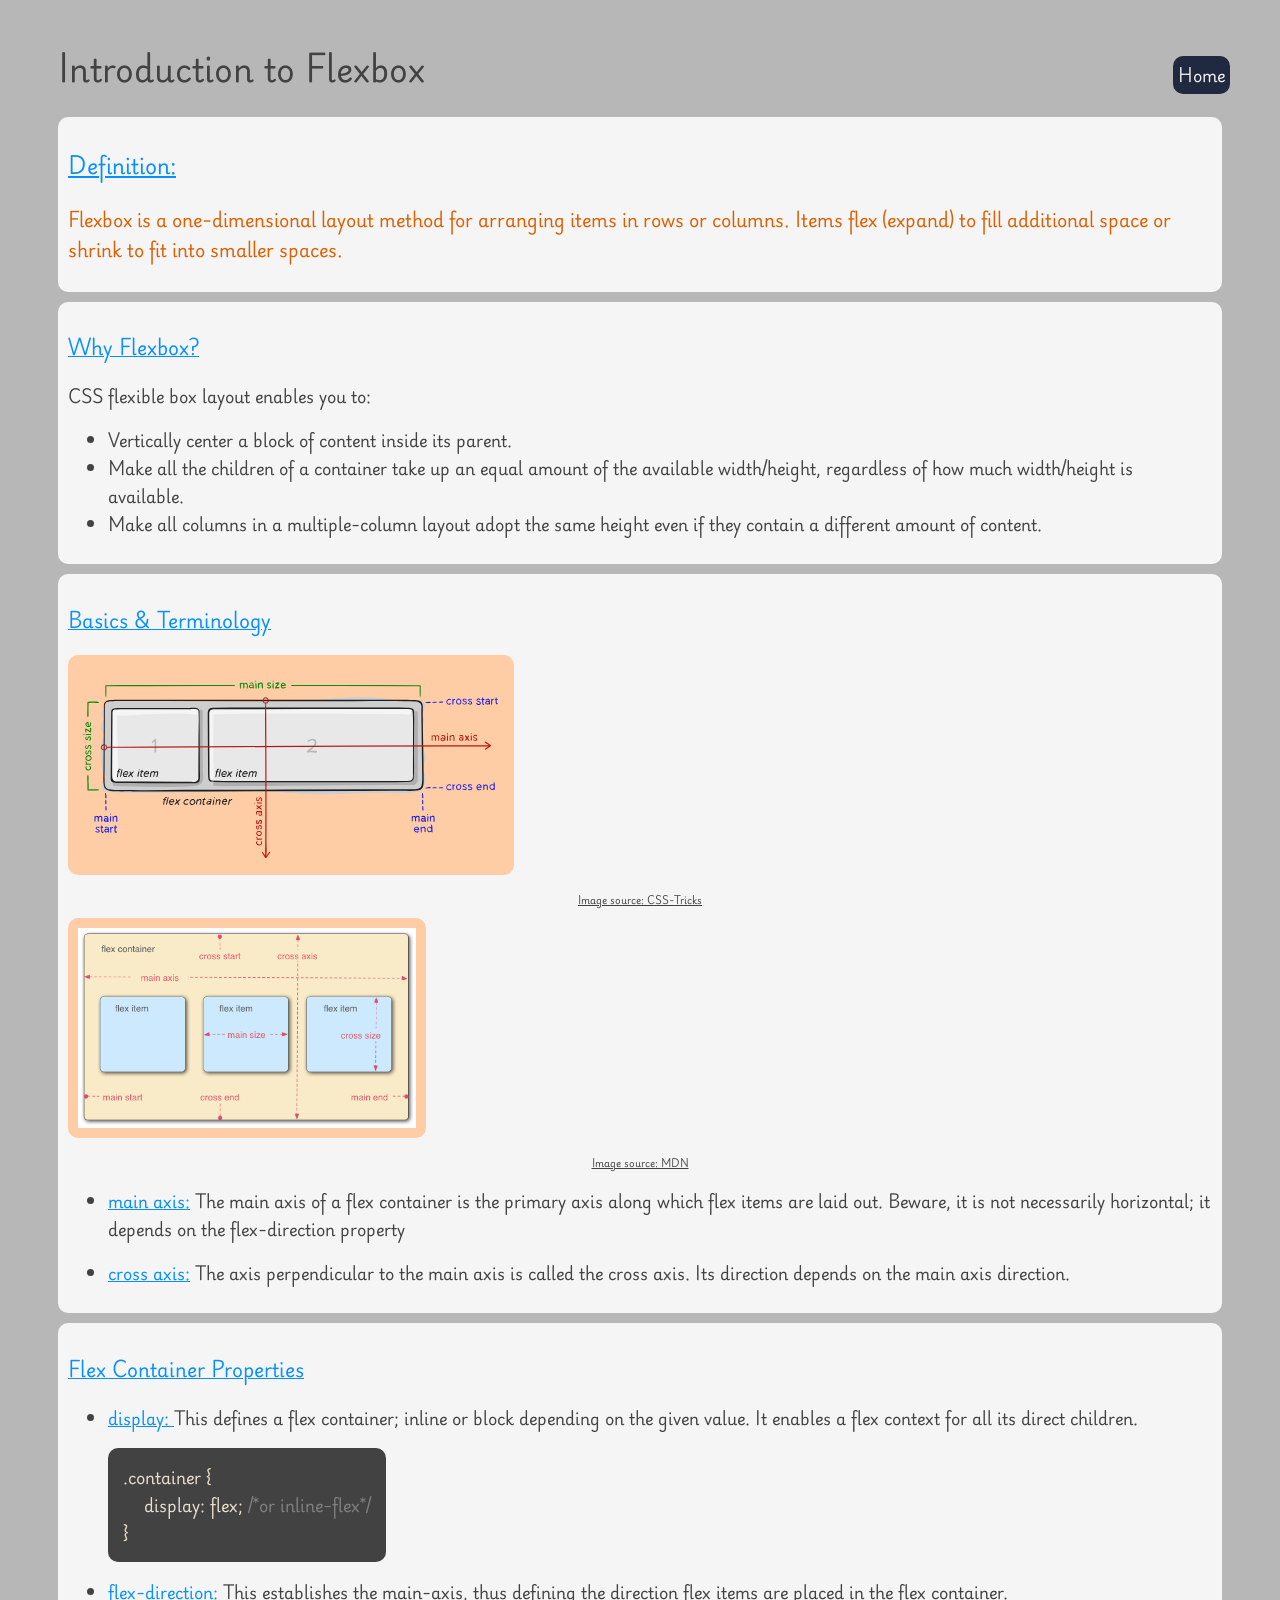
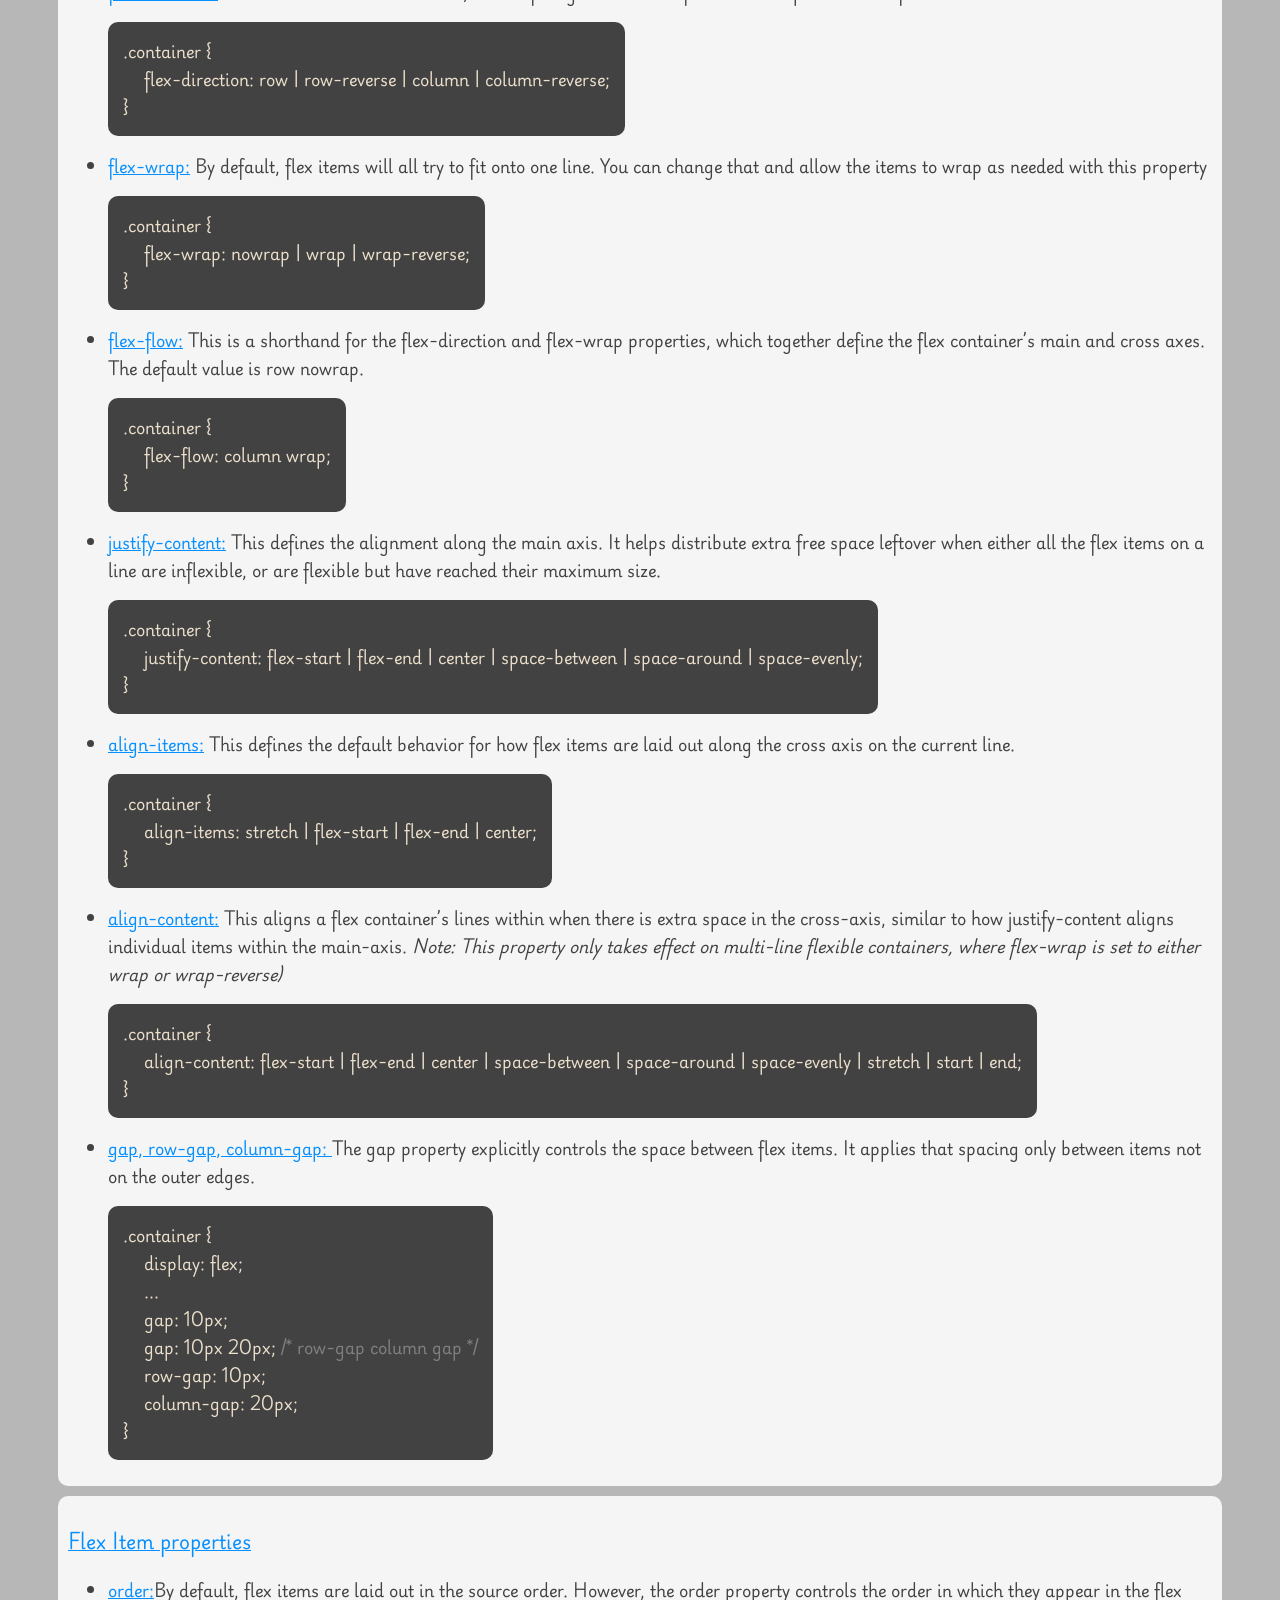
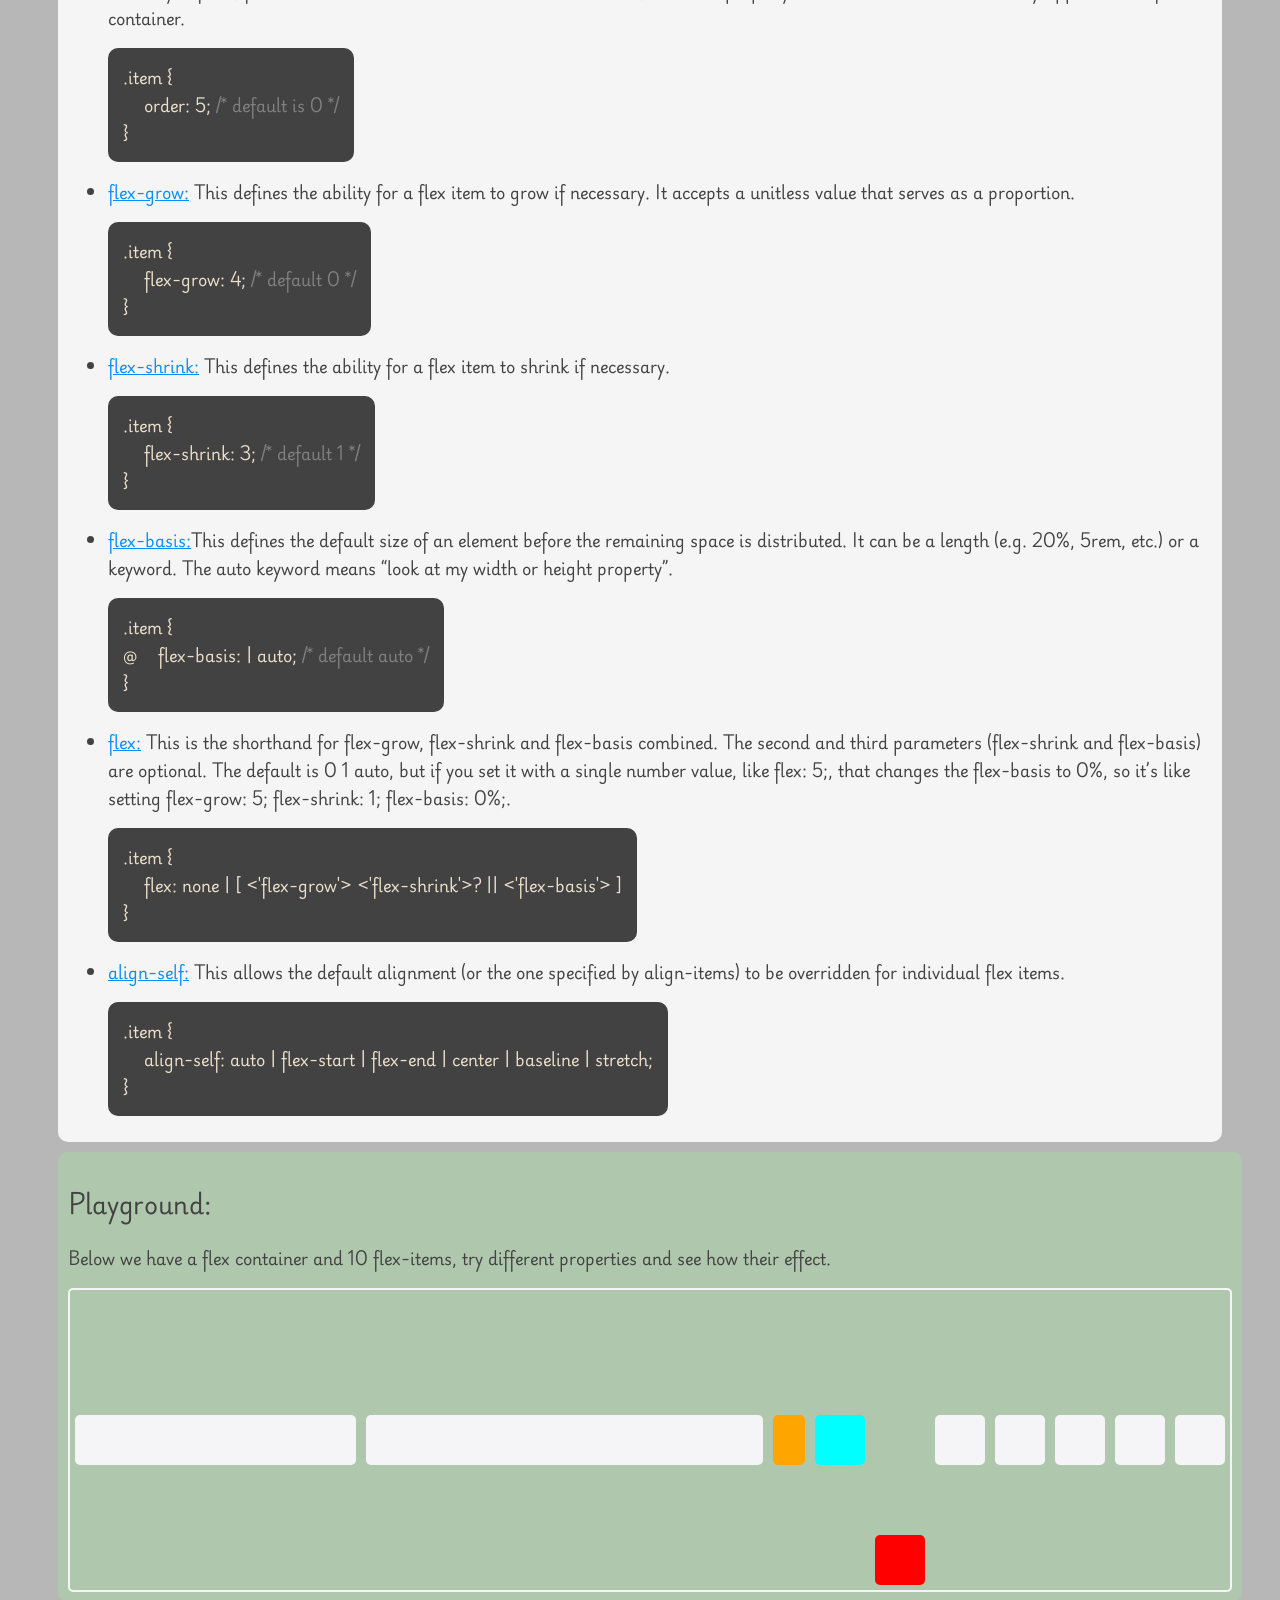
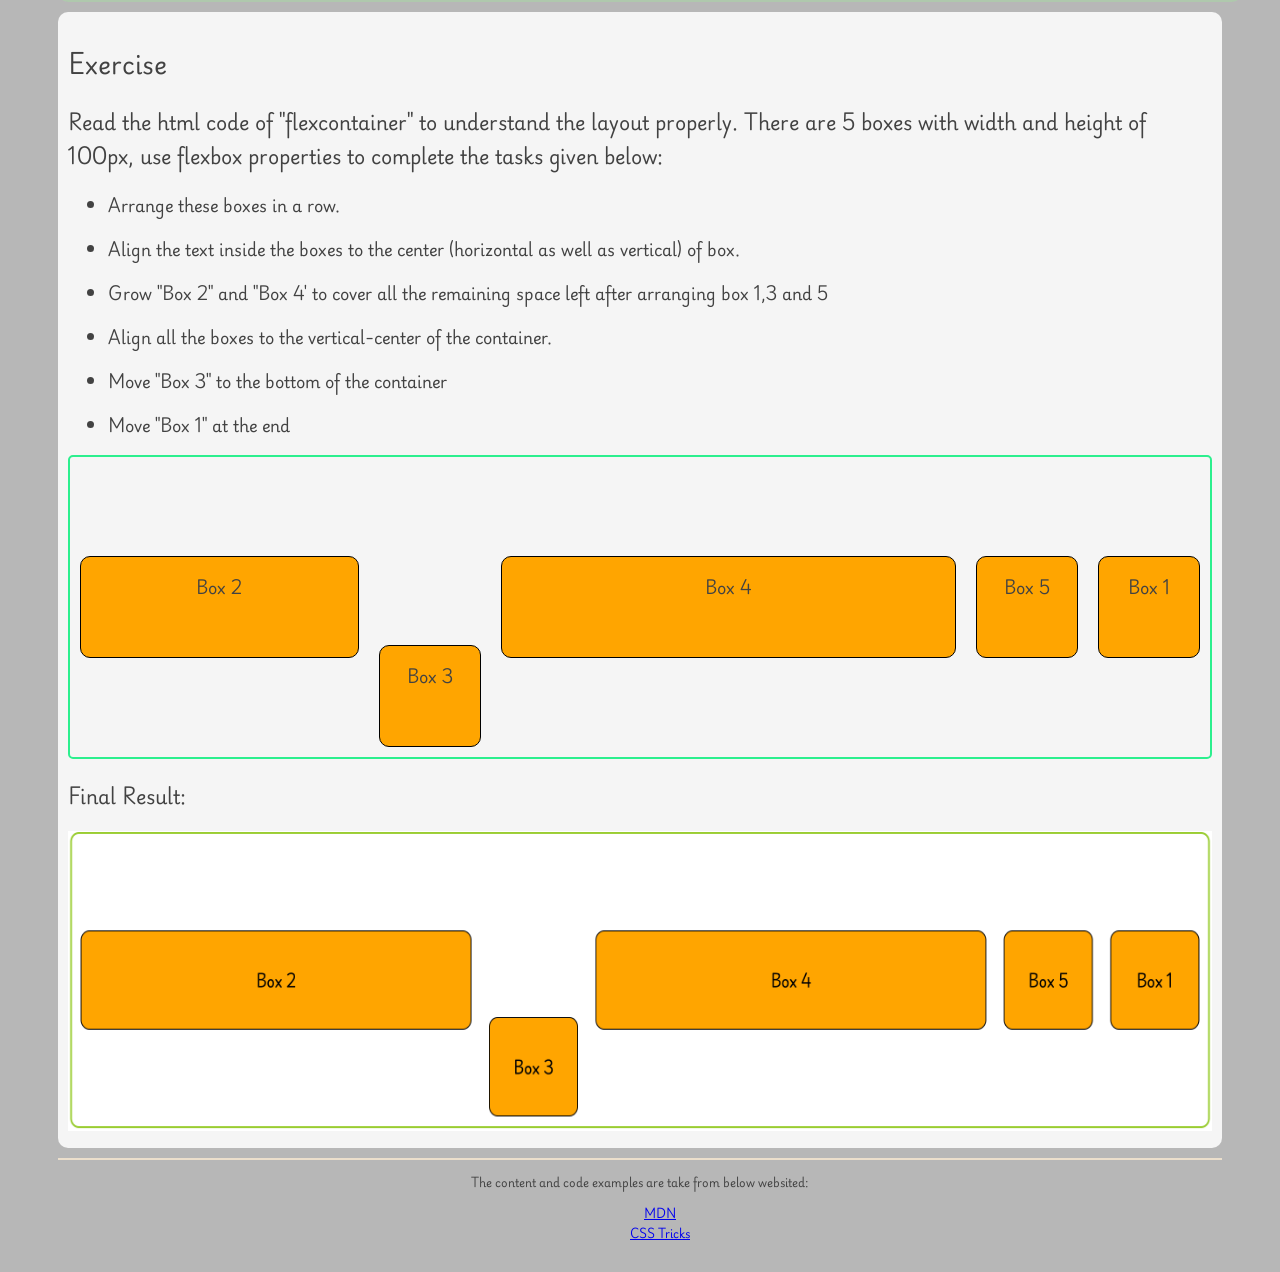
<file: flexbox/fb_index.html>
<!DOCTYPE html>
<html lang="en">
<head>

    <meta charset="UTF-8">
    <meta name="viewport" content="width=device-width, initial-scale=1.0">
    <link rel="preconnect" href="https://fonts.googleapis.com">
    <link rel="preconnect" href="https://fonts.gstatic.com" crossorigin>
    <link href="https://fonts.googleapis.com/css2?family=Playwrite+DE+Grund:wght@100..400&display=swap" rel="stylesheet">
    <link rel="stylesheet" href="css/fb_styles.css">
    <!-- TODO - link the fb_styles.css file -->
    <title>Flexbox</title>
</head>
<body>
    <header>
        <h1>Introduction to Flexbox</h1>
    </header>

    <div>
        <p id="home-btn" class="badge"><a href="../index.html">Home</a></p>
    </div>

    <section id="definition">
        <h3>Definition:</h3>
        <p>
            Flexbox is a one-dimensional layout method for arranging items in rows or columns. 
            Items flex (expand) to fill additional space or shrink to fit into smaller spaces. 
        </p>
    </section>

    <section>
        <h3>Why Flexbox?</h3>
        <p>
            CSS flexible box layout enables you to:
        </p>
        <ul>
            <li>Vertically center a block of content inside its parent.</li>
            <li>Make all the children of a container take up an equal amount of the available width/height, regardless of how much width/height is available.</li>
            <li>Make all columns in a multiple-column layout adopt the same height even if they contain a different amount of content.</li>
        </ul>
    </section>

    <section>
        <h3>Basics & Terminology</h3>

        <div id="imgContainer">
            <div>
                <img class="basicTerms" src="images/flex-basic-terminology.svg" alt="flexbox terminology">
                <p class="caption">Image source: CSS-Tricks</p>
            </div>

            <div>
                <img class="basicTerms" src="images/flex_terms.png" alt="flexbox terminology">
                <p class="caption">Image source: MDN</p>
            </div>
        
        </div>
        

        <ul>
            <li>
                <p>
                    <b>main axis:</b> The main axis of a flex container is the primary axis along which flex items are laid out. Beware, it is not necessarily horizontal; it depends on the flex-direction property
                </p>
            </li>
            <li>
                <p>
                    <b>cross axis:</b> The axis perpendicular to the main axis is called the cross axis. Its direction depends on the main axis direction.
                </p>
            </li>
        </ul>
    </section>


    <section>
        <h3>Flex Container Properties</h3>
        <ul>
            <li>
                <p>
                    <b>display: </b>This defines a flex container; inline or block depending on the given value. It enables a flex context for all its direct children.
                </p>

                <p class="code-example">
                    .container { <br>
                        &emsp; display: flex; <span class="comment"> /*or inline-flex*/</span> <br>
                    } <br>
                </p>
            </li>

            <li>
                <p>
                    <b>flex-direction:</b> This establishes the main-axis, thus defining the direction flex items are placed in the flex container.
                </p>

                <p class="code-example">
                    .container { <br>
                        &emsp; flex-direction: row | row-reverse | column | column-reverse; <br>
                      } <br>
                </p>
            </li>

            <li>
                <p>
                    <b>flex-wrap:</b> By default, flex items will all try to fit onto one line. You can change that and allow the items to wrap as needed with this property
                </p>

                <p class="code-example">
                    .container { <br>
                        &emsp; flex-wrap: nowrap | wrap | wrap-reverse; <br>
                      } <br>
                </p>
            </li>

            <li>
                <p>
                    <b>flex-flow:</b> This is a shorthand for the flex-direction and flex-wrap properties, which together define the flex container’s main and cross axes. The default value is row nowrap.
                </p>

                <p class="code-example">
                    .container { <br>
                        &emsp; flex-flow: column wrap; <br>
                      } <br>
                </p>
            </li>

            <li>
                <p>
                    <b>justify-content:</b> This defines the alignment along the main axis. It helps distribute extra free space leftover when either all the flex items on a line are inflexible, or are flexible but have reached their maximum size.
                </p>

                <p class="code-example">
                    .container { <br>
                        &emsp; justify-content: flex-start | flex-end | center | space-between | space-around | space-evenly; <br>
                      } <br>
                </p>
            </li>

            <li>
                <p>
                    <b>align-items:</b> This defines the default behavior for how flex items are laid out along the cross axis on the current line.
                </p>

                <p class="code-example">
                    .container { <br>
                        &emsp; align-items: stretch | flex-start | flex-end | center; <br>
                      } <br>
                </p>
            </li>

            <li>
                <p>
                    <b>align-content:</b> This aligns a flex container’s lines within when there is extra space in the cross-axis, similar to how justify-content aligns individual items within the main-axis.
                    <i>Note: This property only takes effect on multi-line flexible containers, where flex-wrap is set to either wrap or wrap-reverse)</i>
                </p>
                <p class="code-example">
                    .container { <br>
                        &emsp; align-content: flex-start | flex-end | center | space-between | space-around | space-evenly | stretch | start | end; <br>
                      } <br>
                </p>
            </li>
            <li>
                <p>
                    <b>gap, row-gap, column-gap: </b>The gap property explicitly controls the space between flex items. It applies that spacing only between items not on the outer edges.
                </p>

                <p class="code-example">
                    .container { <br>
                        &emsp; display: flex; <br>
                        &emsp; ... <br>
                        &emsp; gap: 10px; <br>
                        &emsp; gap: 10px 20px; <span class="comment">/* row-gap column gap */</span> <br>
                        &emsp; row-gap: 10px; <br>
                        &emsp; column-gap: 20px; <br>
                      }
                </p>
            </li>
        </ul>
    </section>


    <section>
        <h3>Flex Item properties</h3>
        <ul>
            <li>
                <p>
                    <b>order:</b>By default, flex items are laid out in the source order. However, the order property controls the order in which they appear in the flex container.
                </p>
                <p class="code-example">
                    .item { <br>
                        &emsp; order: 5; <span class="comment">/* default is 0 */</span> <br>
                      } <br>
                </p>
            </li>

            <li>
                <p>
                    <b>flex-grow:</b> This defines the ability for a flex item to grow if necessary. It accepts a unitless value that serves as a proportion.
                </p>

                <p class="code-example">
                    .item { <br>
                       &emsp; flex-grow: 4; <span class="comment">/* default 0 */</span> <br>
                      } <br>
                </p>
            </li>

            <li>
                <p>
                    <b>flex-shrink:</b> This defines the ability for a flex item to shrink if necessary.
                </p>

                <p class="code-example">
                    .item { <br>
                      &emsp;  flex-shrink: 3; <span class="comment">/* default 1 */</span> <br>
                      } <br>
                </p>
            </li>

            <li>
                <p>
                    <b>flex-basis:</b>This defines the default size of an element before the remaining space is distributed.
                    It can be a length (e.g. 20%, 5rem, etc.) or a keyword. The auto keyword means “look at my width or height property”.
                </p>

                <p class="code-example">
                    .item { <br>
                       @&emsp; flex-basis:  | auto; <span class="comment">/* default auto */</span> <br>
                      } <br>
                </p>
            </li>

            <li>
                <p>
                    <b>flex:</b> This is the shorthand for flex-grow, flex-shrink and flex-basis combined. The second and third parameters (flex-shrink and flex-basis) are optional. 
                    The default is 0 1 auto, but if you set it with a single number value, like flex: 5;, that changes the flex-basis to 0%, so it’s like setting flex-grow: 5; flex-shrink: 1; flex-basis: 0%;.
                </p>

                <p class="code-example">
                    .item { <br>
                       &emsp; flex: none | [ <'flex-grow'> <'flex-shrink'>? || <'flex-basis'> ] <br>
                      } <br>
                </p>
            </li>

            <li>
                <p>
                    <b>align-self:</b> This allows the default alignment (or the one specified by align-items) to be overridden for individual flex items.
                </p>

                <p class="code-example">
                    .item { <br>
                       &emsp; align-self: auto | flex-start | flex-end | center | baseline | stretch; <br>
                      } <br>
                </p>
            </li>
        </ul>
    </section>


    <section id="playground">
        <h2>Playground:</h2>
        <p>Below we have a flex container and 10 flex-items, try different properties and see how their effect.</p>
        <div id="flex-container">
            <div class="flex-item grow"></div>
            <div class="flex-item grow-3"></div>
            <div class="flex-item basis-2"></div>
            <div class="flex-item shrink-3"></div>
            <div class="flex-item align-self-end"></div>
            <div class="flex-item"></div>
            <div class="flex-item"></div>
            <div class="flex-item"></div>
            <div class="flex-item"></div>
            <div class="flex-item"></div>
        </div>
    </section>
    <section>
        <h2>Exercise</h2>

        <p class="lead">Read the html code of "flexcontainer" to understand the layout properly. There are 5 boxes with width and height of 100px, use flexbox properties to complete the tasks given below:</p>
        <ul>
            <li>
                <p>Arrange these boxes in a row.</p>
            </li>
            <li>
                <p>Align the text inside the boxes to the center (horizontal as well as vertical) of box.</p>
            </li>
            <li>
                <p>Grow "Box 2" and "Box 4' to cover all the remaining space left after arranging box 1,3 and 5</p>
            </li>
            <li>
                <p>Align all the boxes to the vertical-center of the container.</p>
            </li>
            <li>
                <p>Move "Box 3" to the bottom of the container</p>
            </li>
            <li>
                <p>Move "Box 1" at the end</p>
            </li>
        </ul>
            
        
        <div class="flexcontainer">
            <div id="one" class="flexitem">
                <p>Box 1</p>
            </div>
            <div id="two" class="flexitem">
                <p>Box 2</p>
            </div>
            <div id="three" class="flexitem">
                <p>Box 3</p>
            </div>
            <div id="four" class="flexitem">
                <p>Box 4</p>
            </div>
            <div id="five" class="flexitem">
                <p>Box 5</p>
            </div>
        </div>

        <div>
            <p class="lead">Final Result:</p>
            <img id="exercise-result" src="images/FinalResult.png" alt="Final Result">
        </div>
    </section>


    <footer>
        <p>The content and code examples are take from below websited:</p>
        <ul>
            <li>
                <a href="https://developer.mozilla.org/en-US/docs/Learn/CSS/CSS_layout/Flexbox" target="_blank" rel="noopener">MDN</a>
            </li>
            <li><a href="https://css-tricks.com/snippets/css/a-guide-to-flexbox/" target="_blank" rel="noopener">CSS Tricks</a></li>
        </ul>
    </footer>
</body>
</html>
</file>
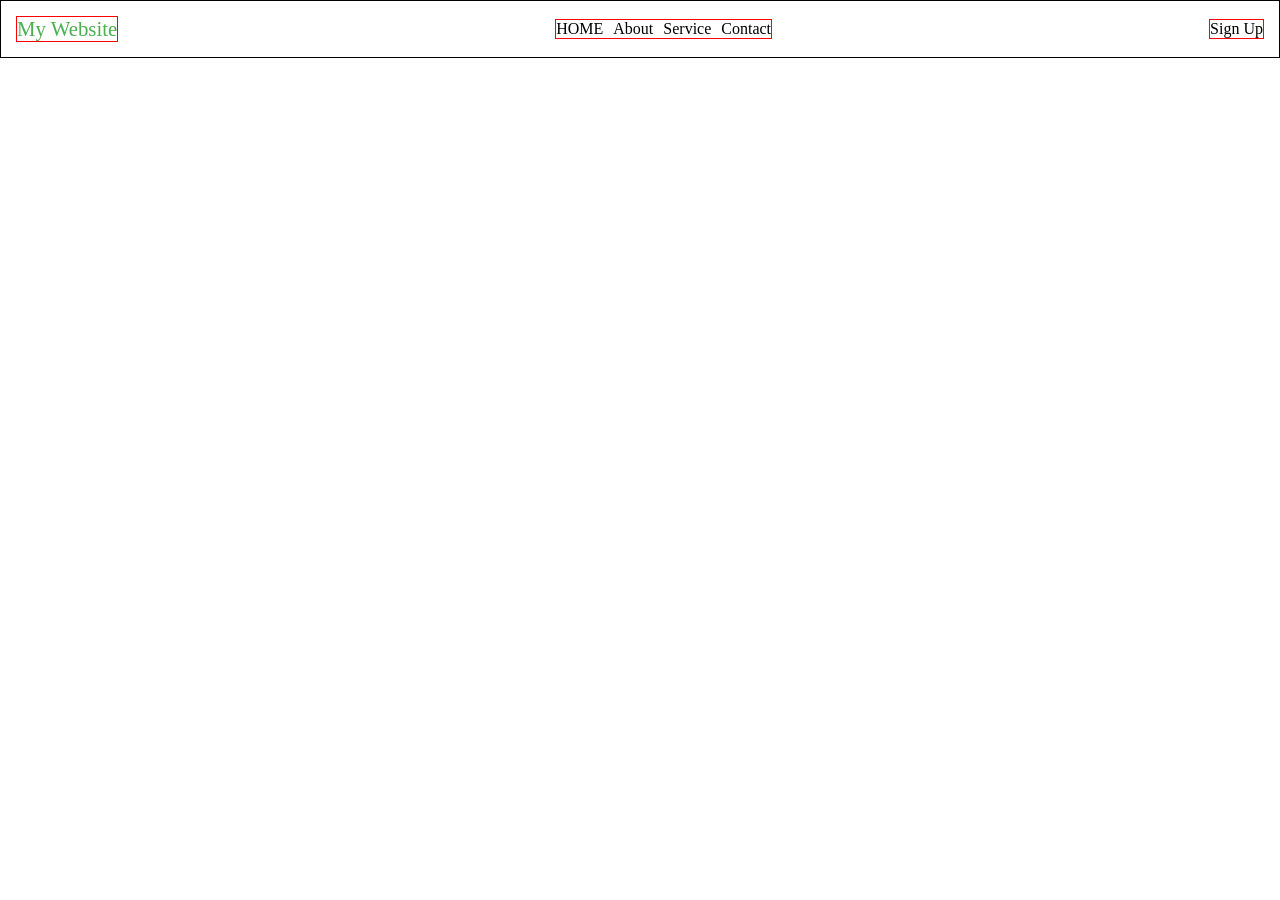
<file: flexbox/navbar_index.html>
<!DOCTYPE html>
<html lang="en">
<head>
    <meta charset="UTF-8">
    <meta name="viewport" content="width=device-width, initial-scale=1.0">
    <link rel="stylesheet" href="css/navbar.css">
    <title>My Website</title>

</head>
<body>
    <header>
    <div>
        <p>My Website</p>
    </div>
    <div>
        <nav>
            <ul>
                <li>HOME</li>
                <li>About</li>
                <li>Service</li>
                <li>Contact</li>
            </ul>
        </nav>
    </div>
    <div>
        <buttom>Sign Up</buttom>
    </div>
    </header>
</body>
</html>
</file>
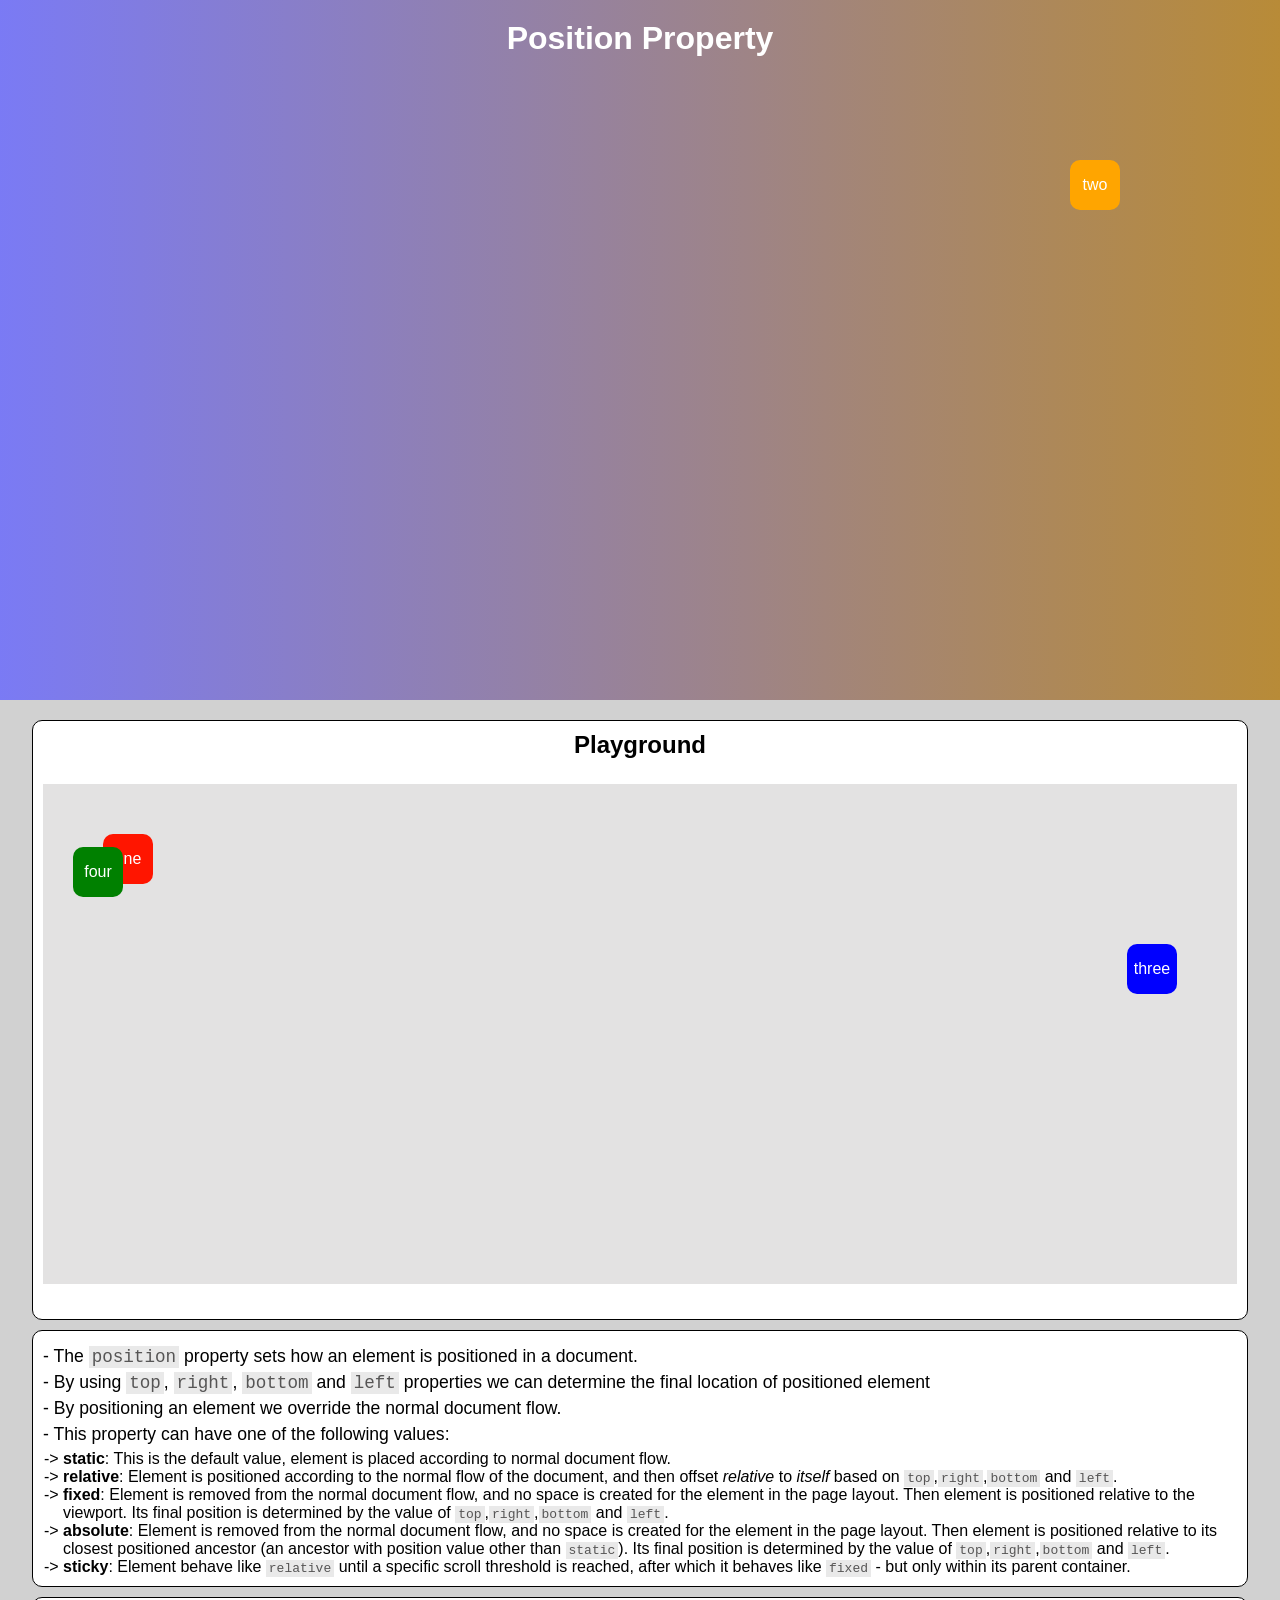
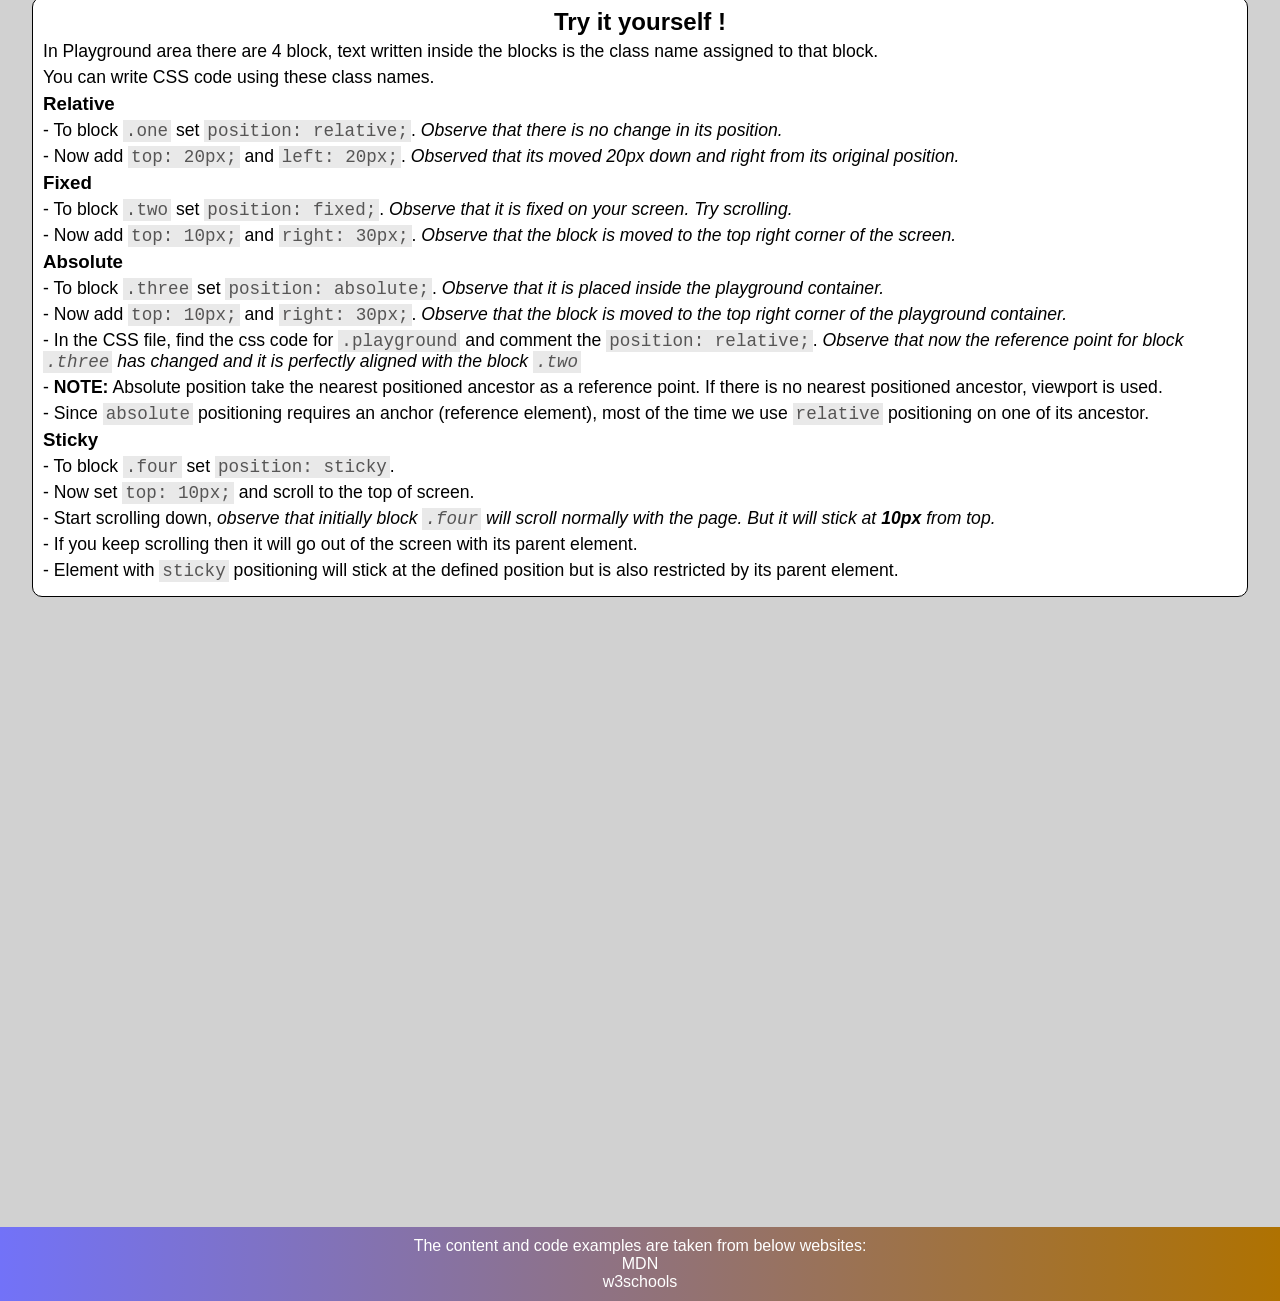
<file: PositionProperty/position_property.html>
<!DOCTYPE html>
<html lang="en">
<head>
    <meta charset="UTF-8">
    <meta name="viewport" content="width=device-width, initial-scale=1.0">
    <link rel="stylesheet" href="css/styles.css">
    <title>Position Property</title>
</head>
<body>
    <header>
        <h1>Position Property</h1>
    </header>
    <main>


        <section>
            <h2>Playground</h2>
            <div class="playground">
                <div class="item one"><p>one</p></div>
                <div class="item two"><p>two</p></div>
                <div class="item three"><p>three</p></div>
                <div class="item four"><p>four</p></div>
            </div>
        </section>


        <section>
            <p class="lead">
                - The <code>position</code> property sets how an element is positioned in a document.
            </p>
            <p class="lead">
                - By using <code>top</code>, <code>right</code>, <code>bottom</code> and <code>left</code> properties we can determine the final location of positioned element
            </p>
            <p class="lead">
                - By positioning an element we override the normal document flow.
            </p>
            <p class="lead">
                - This property can have one of the following values:
            </p>
            <ul class="value-list">
                <li class="value-list-item">
                    <strong>static</strong>: This is the default value, element is placed according to normal document flow.
                </li>
                <li class="value-list-item">
                    <strong>relative</strong>: Element is positioned according to the normal flow of the document, and then offset <i>relative</i> to <i>itself</i> based on <code>top</code>,<code>right</code>,<code>bottom</code> and <code>left</code>.
                </li>
                <li class="value-list-item">
                    <strong>fixed</strong>: Element is removed from the normal document flow, and no space is created for the element in the page layout. Then element is positioned relative to the viewport. Its final position is determined by the value of <code>top</code>,<code>right</code>,<code>bottom</code> and <code>left</code>.
                </li>
                <li class="value-list-item">
                    <strong>absolute</strong>: Element is removed from the normal document flow, and no space is created for the element in the page layout. Then element is positioned relative to its closest positioned ancestor (an ancestor with position value other than <code>static</code>). Its final position is determined by the value of <code>top</code>,<code>right</code>,<code>bottom</code> and <code>left</code>.
                </li>
                <li class="value-list-item">
                    <strong>sticky</strong>: Element behave like <code>relative</code> until a specific scroll threshold is reached, after which it behaves like <code>fixed</code> - but only within its parent container.
                </li>
                
            </ul>
        </section>

        <section>
            <h2>
                Try it yourself !
            </h2>

            <p class="lead">
                In Playground area there are 4 block, text written inside the blocks is the class name assigned to that block.
            </p>
            <p class="lead">
                You can write CSS code using these class names.
            </p>

            <div>
                <h3>Relative</h3>
                <p class="lead">
                    - To block <code>.one</code> set <code>position: relative;</code>. <i>Observe that there is no change in its position.</i>
                </p>
                <p class="lead">
                    - Now add <code>top: 20px;</code> and <code>left: 20px;</code>. <i>Observed that its moved 20px down and right from its original position.</i>
                </p>
            </div>

            <div>
                <h3>Fixed</h3>
                <p class="lead">
                    - To block <code>.two</code> set <code>position: fixed;</code>. <i>Observe that it is fixed on your screen. Try scrolling.</i>
                </p>
                <p class="lead">
                    - Now add <code>top: 10px;</code> and <code>right: 30px;</code>. <i>Observe that the block is moved to the top right corner of the screen.</i>
                </p>
            </div>

            <div>
                <h3>Absolute</h3>
                <p class="lead">
                    - To block <code>.three</code> set <code>position: absolute;</code>. <i>Observe that it is placed inside the playground container.</i>
                </p>
                <p class="lead">
                    - Now add <code>top: 10px;</code> and <code>right: 30px;</code>. <i>Observe that the block is moved to the top right corner of the playground container.</i>
                </p>
                <p class="lead">
                    - In the CSS file, find the css code for <code>.playground</code> and comment the <code>position: relative;</code>. <i>Observe that now the reference point for block <code>.three</code> has changed and it is perfectly aligned with the block <code>.two</code></i>
                </p>
                <p class="lead">
                    - <strong>NOTE:</strong> Absolute position take the nearest positioned ancestor as a reference point. If there is no nearest positioned ancestor, viewport is used.
                </p>
                <p class="lead">
                    - Since <code>absolute</code> positioning requires an anchor (reference element), most of the time we use <code>relative</code> positioning on one of its ancestor.
                </p>
            </div>

            <div>
                <h3>Sticky</h3>
                <p class="lead">
                    - To block <code>.four</code> set <code>position: sticky</code>.
                </p>
                <p class="lead">
                    - Now set <code>top: 10px;</code> and scroll to the top of screen.
                </p>
                <p class="lead">
                    - Start scrolling down, <i>observe that initially block <code>.four</code> will scroll normally with the page. But it will stick at <strong>10px</strong> from top.</i>
                </p>
                <p class="lead">
                    - If you keep scrolling then it will go out of the screen with its parent element.
                </p>
                <p class="lead">
                    - Element with <code>sticky</code> positioning will stick at the defined position but is also restricted by its parent element.
                </p>
            </div>
        </section>

        <div class="expand">

        </div>
        
    </main>
    <footer>
        <p>
            The content and code examples are taken from below websites:
        </p>
        <ul>
            <li>
                <a href="https://developer.mozilla.org/en-US/docs/Web/CSS/Reference/Properties/position">MDN</a>
            </li>
            <li>
                <a href="https://www.w3schools.com/css/css_position.asp">w3schools</a>
            </li>
        </ul>
    </footer>
</body>
</html>
</file>
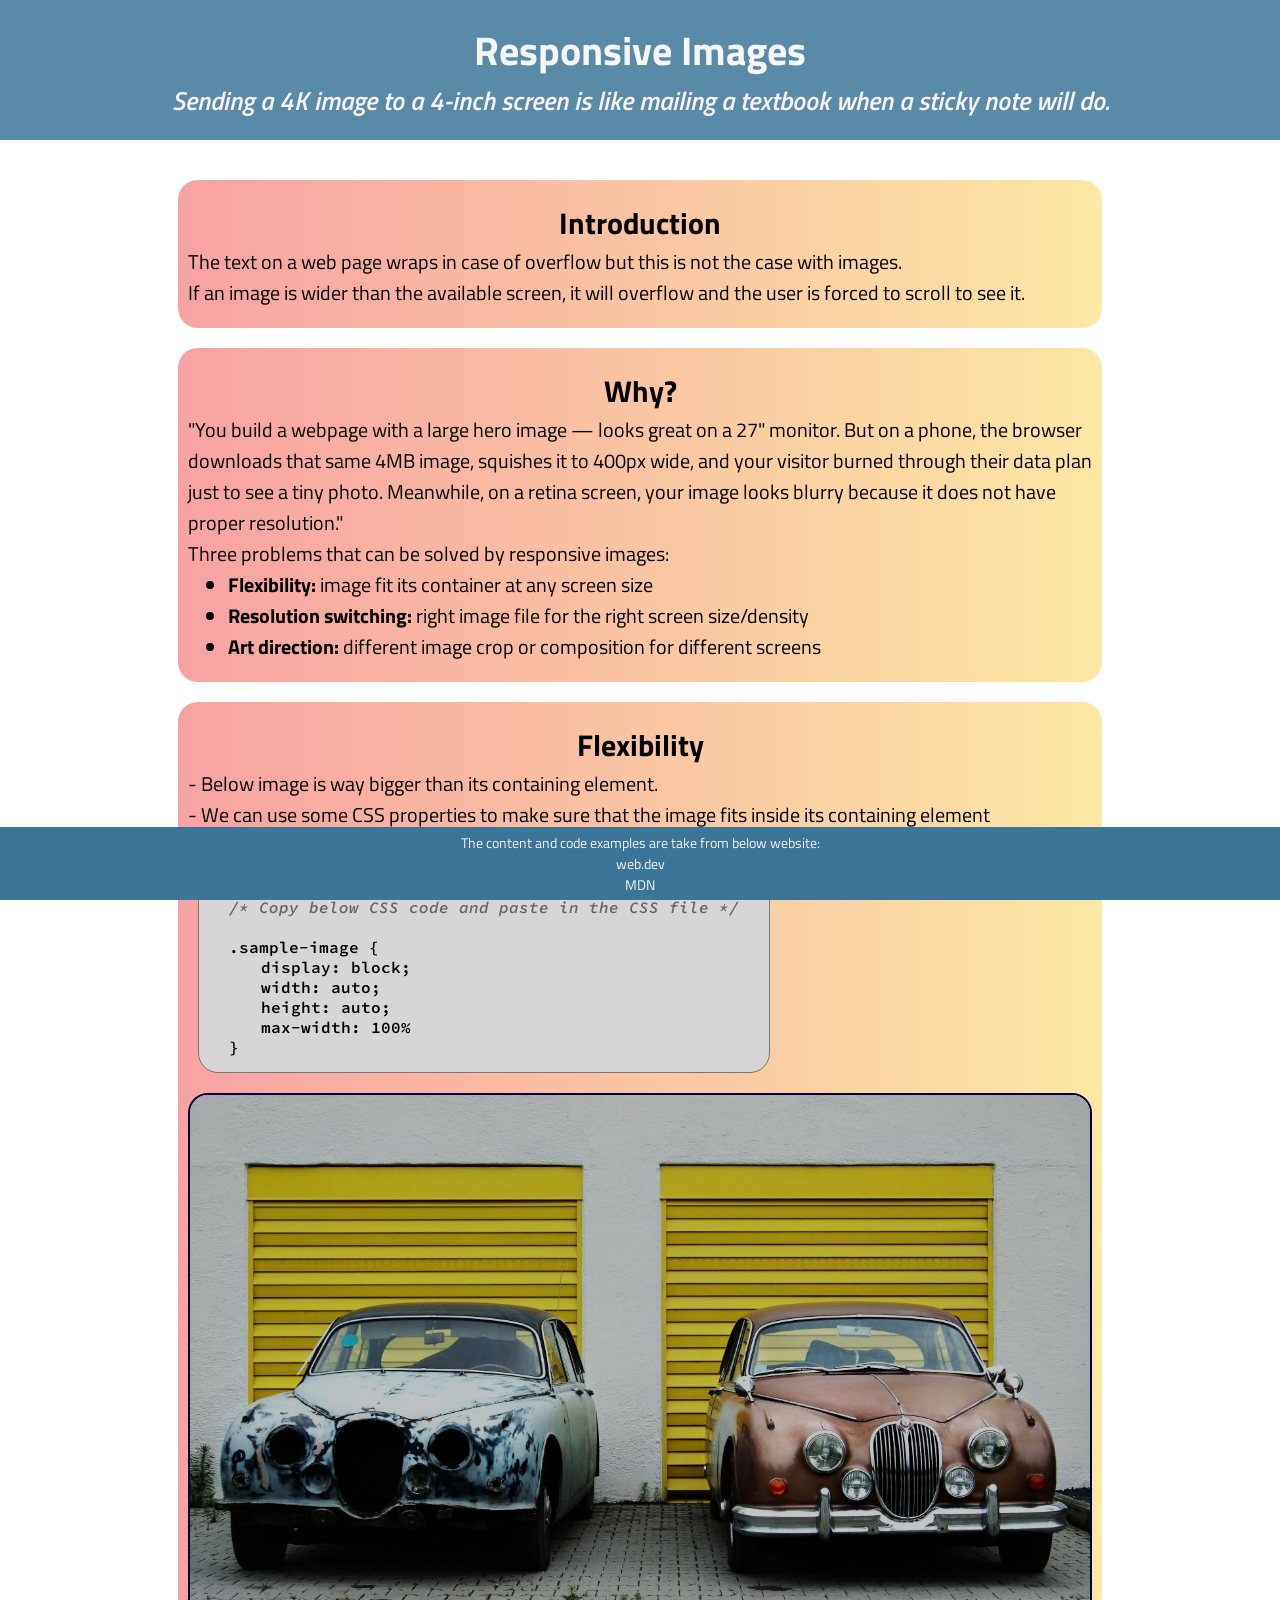
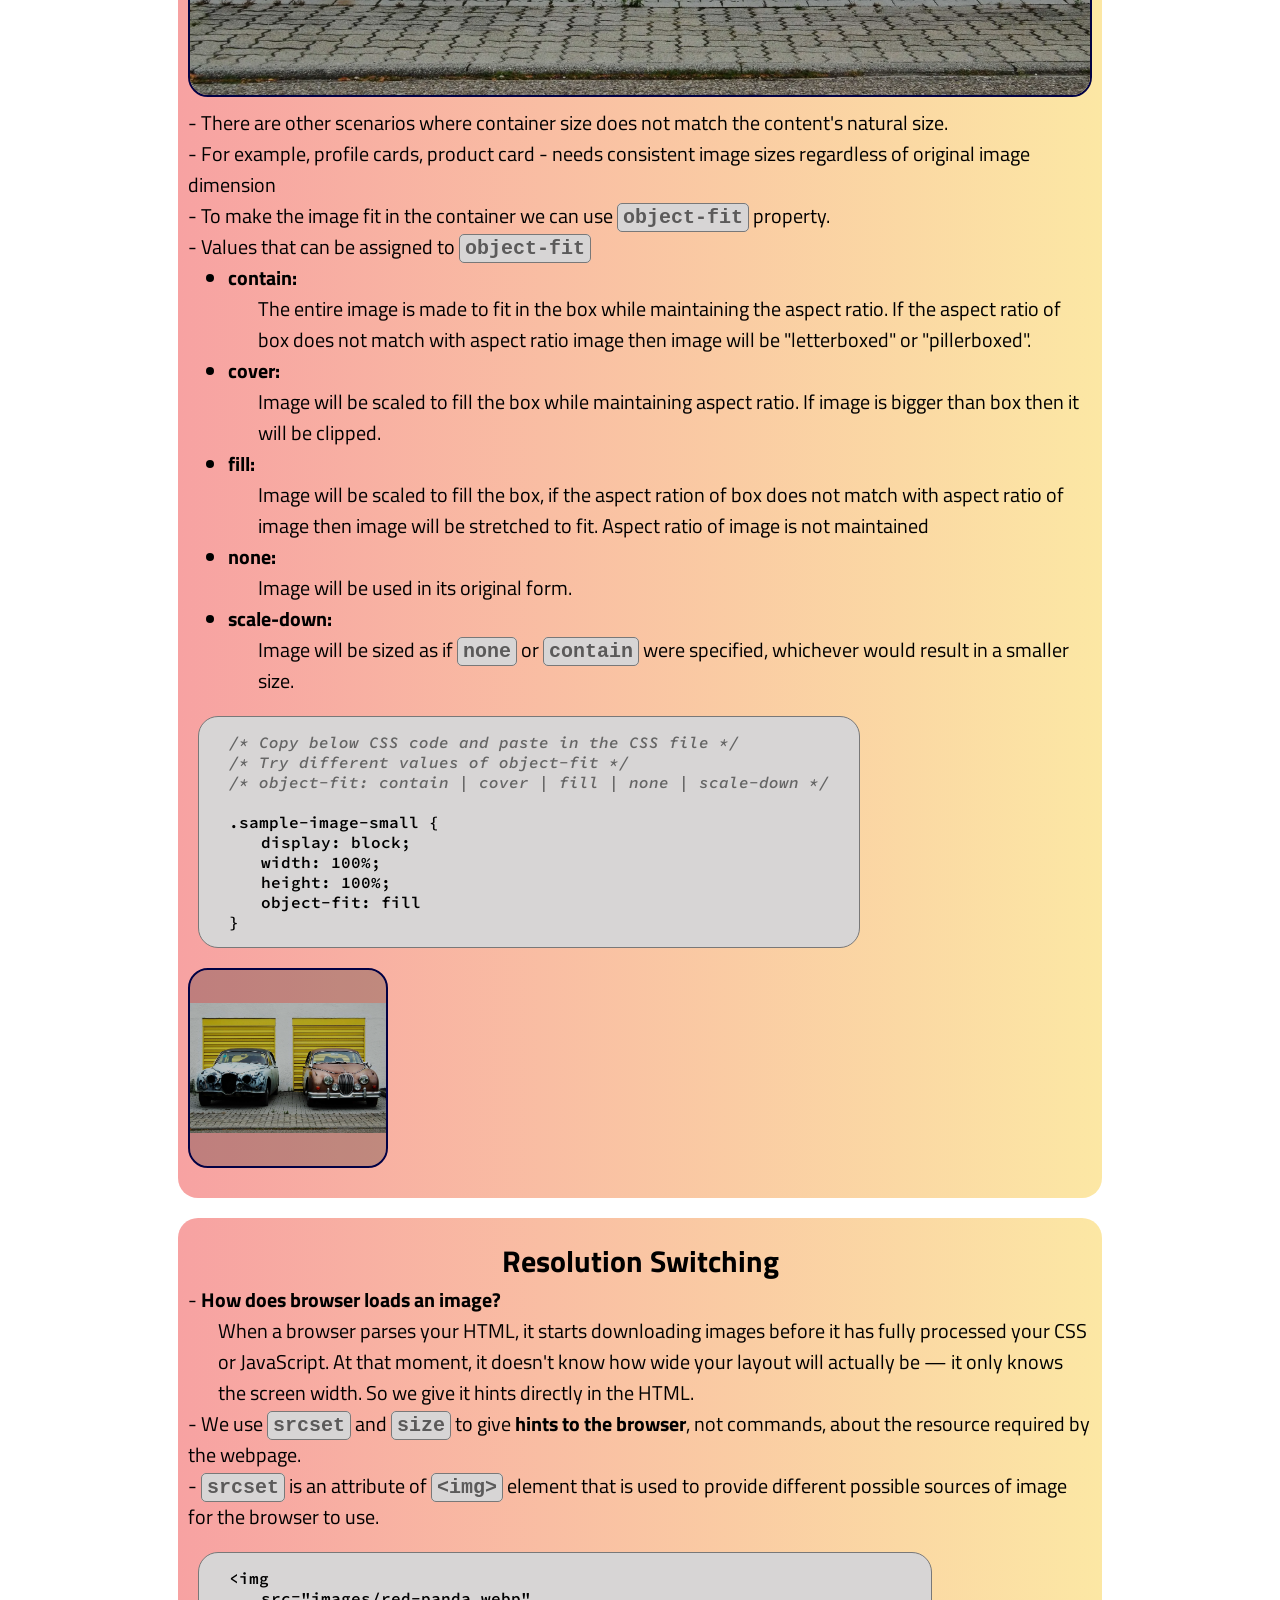
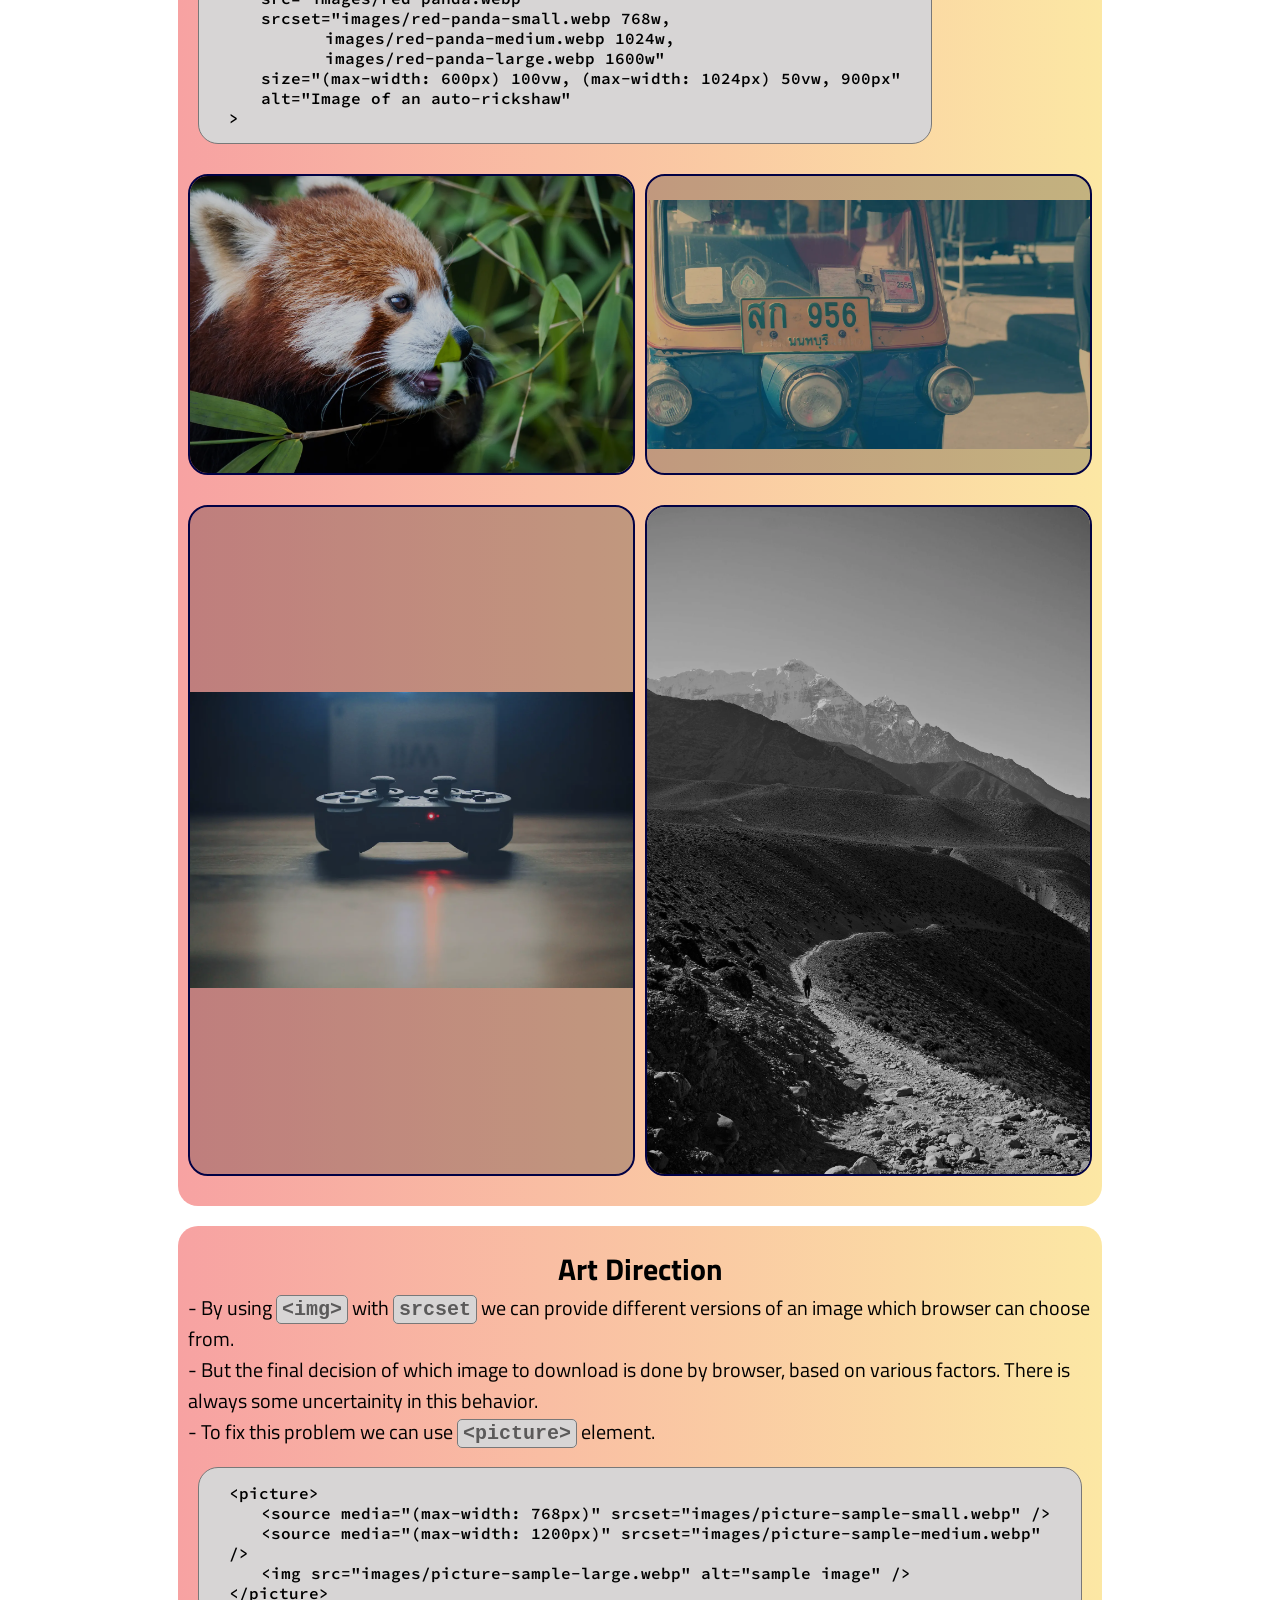
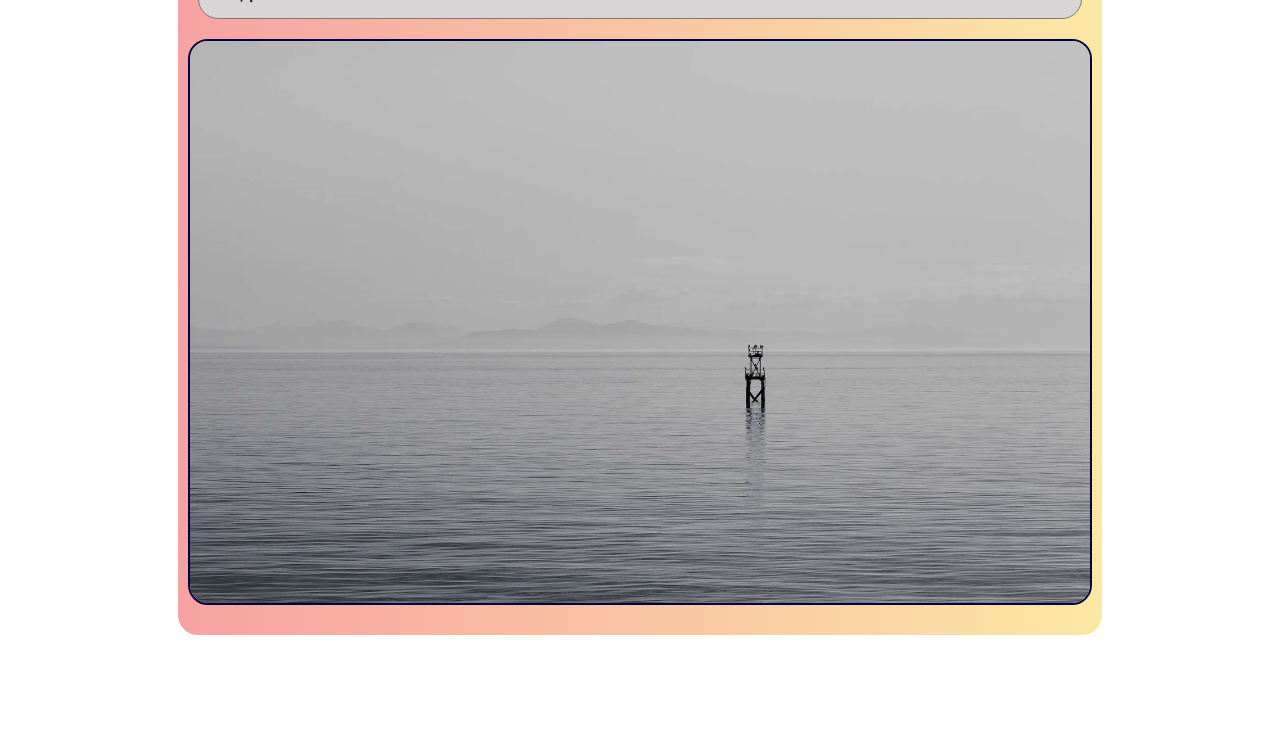
<file: ResponsiveImage/responsive_images_index.html>
<!DOCTYPE html>
<html lang="en">
<head>
    <meta charset="UTF-8">
    <meta name="viewport" content="width=device-width, initial-scale=1.0">
    <link rel="stylesheet" href="css/styles.css">
    <link rel="preconnect" href="https://fonts.googleapis.com">
    <link rel="preconnect" href="https://fonts.gstatic.com" crossorigin>
    <link href="https://fonts.googleapis.com/css2?family=Titillium+Web:ital,wght@0,200;0,300;0,400;0,600;0,700;0,900;1,200;1,300;1,400;1,600;1,700&family=Ubuntu:ital,wght@0,300;0,400;0,500;0,700;1,300;1,400;1,500;1,700&display=swap" rel="stylesheet">
    <link rel="preconnect" href="https://fonts.googleapis.com">
    <link rel="preconnect" href="https://fonts.gstatic.com" crossorigin>
    <link href="https://fonts.googleapis.com/css2?family=Source+Code+Pro:ital,wght@0,200..900;1,200..900&display=swap" rel="stylesheet">
    <title>Responsive Images</title>
</head>
<body>
    <header>
        <h1>Responsive Images</h1>
        <p>Sending a 4K image to a 4-inch screen is like mailing a textbook when a sticky note will do.</p>
    </header>
    <main>
        <section>
            <h2>Introduction</h2>
            <p>
                The text on a web page wraps in case of overflow but this is not the case with images.
            </p>
            <p>
                If an image is wider than the available screen, it will overflow and the user is forced to scroll to see it.
            </p>
        </section>
        <section>
            <h2>Why?</h2>
            <div>
                <p>
                    "You build a webpage with a large hero image — looks great on a 27" monitor. But on a phone, the browser downloads that same 4MB image, 
                    squishes it to 400px wide, and your visitor burned through their data plan just to see a tiny photo. Meanwhile, on a retina screen, 
                    your image looks blurry because it does not have proper resolution."
                </p>
                <p>
                    Three problems that can be solved by responsive images:
                </p>
                <ul class="unordered-list">
                    <li>
                        <strong>Flexibility:</strong> image fit its container at any screen size
                    </li>
                    <li>
                        <strong>Resolution switching:</strong> right image file for the right screen size/density
                    </li>
                    <li>
                        <strong>Art direction:</strong> different image crop or composition for different screens
                    </li>
                </ul>
            </div>
        </section>

        <section>
            <h2>Flexibility</h2>
            <p>- Below image is way bigger than its containing element.</p>
            <p>- We can use some CSS properties to make sure that the image fits inside its containing element</p>
            <p>- To make sure that the image fits properly in its containing element we can use following css rule.</p>
            <p class="code-example">
                <span class="code-comment">/* Copy below CSS code and paste in the CSS file */</span> <br>
                <br>
                .sample-image { <br>
                    &emsp;&emsp;display: block; <br>
                    &emsp;&emsp;width: auto; <br>
                    &emsp;&emsp;height: auto; <br>
                    &emsp;&emsp;max-width: 100% <br>
                }
            </p>

            <div class="sample-image-container">
                <img class="sample-image" src="images/cars.webp" alt="image of old cars">
            </div>

            <p>- There are other scenarios where container size does not match the content's natural size.</p>
            <p>- For example, profile cards, product card - needs consistent image sizes regardless of original image dimension</p>
            <p>- To make the image fit in the container we can use <code>object-fit</code> property.</p>
            <p>- Values that can be assigned to <code>object-fit</code></p>
            <ul class="unordered-list">
                <li><strong>contain:</strong><span class="item-description">The entire image is made to fit in the box while maintaining the aspect ratio. If the aspect ratio of box does not match with aspect ratio image then image will be "letterboxed" or "pillerboxed".</span></li>
                <li><strong>cover:</strong><span class="item-description">Image will be scaled to fill the box while maintaining aspect ratio. If image is bigger than box then it will be clipped.</span></li>
                <li><strong>fill:</strong><span class="item-description">Image will be scaled to fill the box, if the aspect ration of box does not match with aspect ratio of image then image will be stretched to fit. Aspect ratio of image is not maintained</span></li>
                <li><strong>none:</strong><span class="item-description">Image will be used in its original form.</span></li>
                <li><strong>scale-down:</strong><spam class="item-description">Image will be sized as if <code>none</code> or <code>contain</code> were specified, whichever would result in a smaller size.</spam></li>
            </ul>
            <p class="code-example">
                <span class="code-comment">/* Copy below CSS code and paste in the CSS file */</span> <br>
                <span class="code-comment">/* Try different values of object-fit */</span> <br>
                <span class="code-comment">/* object-fit: contain | cover | fill | none | scale-down  */</span> <br>
                <br>
                .sample-image-small { <br>
                    &emsp;&emsp;display: block; <br>
                    &emsp;&emsp;width: 100%; <br>
                    &emsp;&emsp;height: 100%; <br>
                    &emsp;&emsp;object-fit: fill <br>
                }
            </p>
            <div class="sample-image-container-small">
                <img src="images/cars.webp" alt="image of a puppy" class="sample-image-small">
            </div>
        </section>

        <section>
            <h2>Resolution Switching</code></h2>
            <p>- <strong>How does browser loads an image?</strong></p>
            <p class="item-description">When a browser parses your HTML, it starts downloading images before it has fully processed your CSS or JavaScript. At that moment, it doesn't know how wide your layout will actually be — it only knows the screen width. So we give it hints directly in the HTML.</p>
            <p>- We use <code>srcset</code> and <code>size</code> to give <strong>hints to the browser</strong>, not commands, about the resource required by the webpage.</p>
            <p>- <code>srcset</code> is an attribute of <code>&lt;img&gt;</code> element that is used to provide different possible sources of image for the browser to use.</p>
            
            <p class="code-example">
                &lt;img <br>
                &emsp;&emsp;src="images/red-panda.webp" <br>
                &emsp;&emsp;srcset="images/red-panda-small.webp 768w, <br>
                &emsp;&emsp;&emsp;&emsp;&emsp;&emsp;images/red-panda-medium.webp 1024w, <br>
                &emsp;&emsp;&emsp;&emsp;&emsp;&emsp;images/red-panda-large.webp 1600w" <br>
                &emsp;&emsp;size="(max-width: 600px) 100vw, (max-width: 1024px) 50vw, 900px" <br>
                &emsp;&emsp;alt="Image of an auto-rickshaw" <br>
                &gt;
            </p>

            <div class="grid-container">
               <div class="responsive-image-container">
                    <img class="responsive-image" 
                    src="images/red-panda.webp" 
                    srcset="images/red-panda-small.webp 768w,
                            images/red-panda-medium.webp 1024w,
                            images/red-panda-large.webp 1600w" 
                    size="(max-width: 600px) 100vw, (max-width: 1024px) 50vw, 900px"
                    alt="Image of a red panda">
                </div>

                <!--vw = viewport width 佔整個螢幕的寬度比例!-->



                <div class="responsive-image-container">
                    <img class="responsive-image" 
                    src="images/auto-rickshaw.webp" 
                    srcset="images/auto-rickshaw-small.webp 768w,
                            images/auto-rickshaw-medium.webp 1024w,
                            images/auto-rickshaw-large.webp 1600w" 
                    size="(max-width: 600px) 100vw, (max-width: 1024px) 50vw, 900px"
                    alt="Image of an auto-rickshaw">
                </div>

                <div class="responsive-image-container">
                    <img class="responsive-image" 
                    src="images/controller.webp" 
                    srcset="images/controller-small.webp 768w,
                            images/controller-medium.webp 1024w,
                            images/controller-large.webp 1600w" 
                    size="(max-width: 600px) 100vw, (max-width: 1024px) 50vw, 900px"
                    alt="Image of a controller">
                </div>

                <div class="responsive-image-container">
                    <img class="responsive-image" 
                    src="images/mountains.webp" 
                    srcset="images/mountains-small.webp 768w,
                            images/mountains-medium.webp 1024w,
                            images/mountains-large.webp 1600w" 
                    size="(max-width: 600px) 100vw, (max-width: 1024px) 50vw, 900px"
                    alt="Image of mountains">
                </div>
            </div>
        </section>

        <section>
            <h2>Art Direction</h2>
            <p>- By using <code>&lt;img&gt;</code> with <code>srcset</code> we can provide different versions of an image which browser can choose from.</p>
            <p>- But the final decision of which image to download is done by browser, based on various factors. There is always some uncertainity in this behavior.</p>
            <p>- To fix this problem we can use <code>&lt;picture&gt;</code> element.</p>
            <p class="code-example">
                &lt;picture&gt; <br>
                &emsp;&emsp;&lt;source media="(max-width: 768px)" srcset="images/picture-sample-small.webp" /&gt; <br>
                &emsp;&emsp;&lt;source media="(max-width: 1200px)" srcset="images/picture-sample-medium.webp" /&gt; <br>
                &emsp;&emsp;&lt;img src="images/picture-sample-large.webp" alt="sample image" /&gt; <br>
                &lt;/picture&gt;
            </p>

            <div class="responsive-image-container">
                <picture>
                    <source media="(max-width: 768px)" srcset="images/auto-rickshaw-small.webp" />
                    <source media="(max-width: 1200px)" srcset="images/controller-medium.webp" />
                    <img class="responsive-image" src="images/picture-sample-large.webp" alt="sample image" />
                </picture>
                <!--用picture可以隨著螢幕resolution決定用哪張圖片～-->
            </div>
        </section>
    </main>
    <footer>
        <p>
            The content and code examples are take from below website:
            <ul>
                <li>
                    <a href="https://web.dev/learn/design/responsive-images" target="_blank" rel="noopener">web.dev</a>
                </li>
                <li>
                    <a href="https://developer.mozilla.org/en-US/docs/Web/HTML/Reference/Elements/img" target="_blank" rel="noopener">MDN</a>
                </li>
            </ul>
        </p>
    </footer>
</body>
</html>
</file>
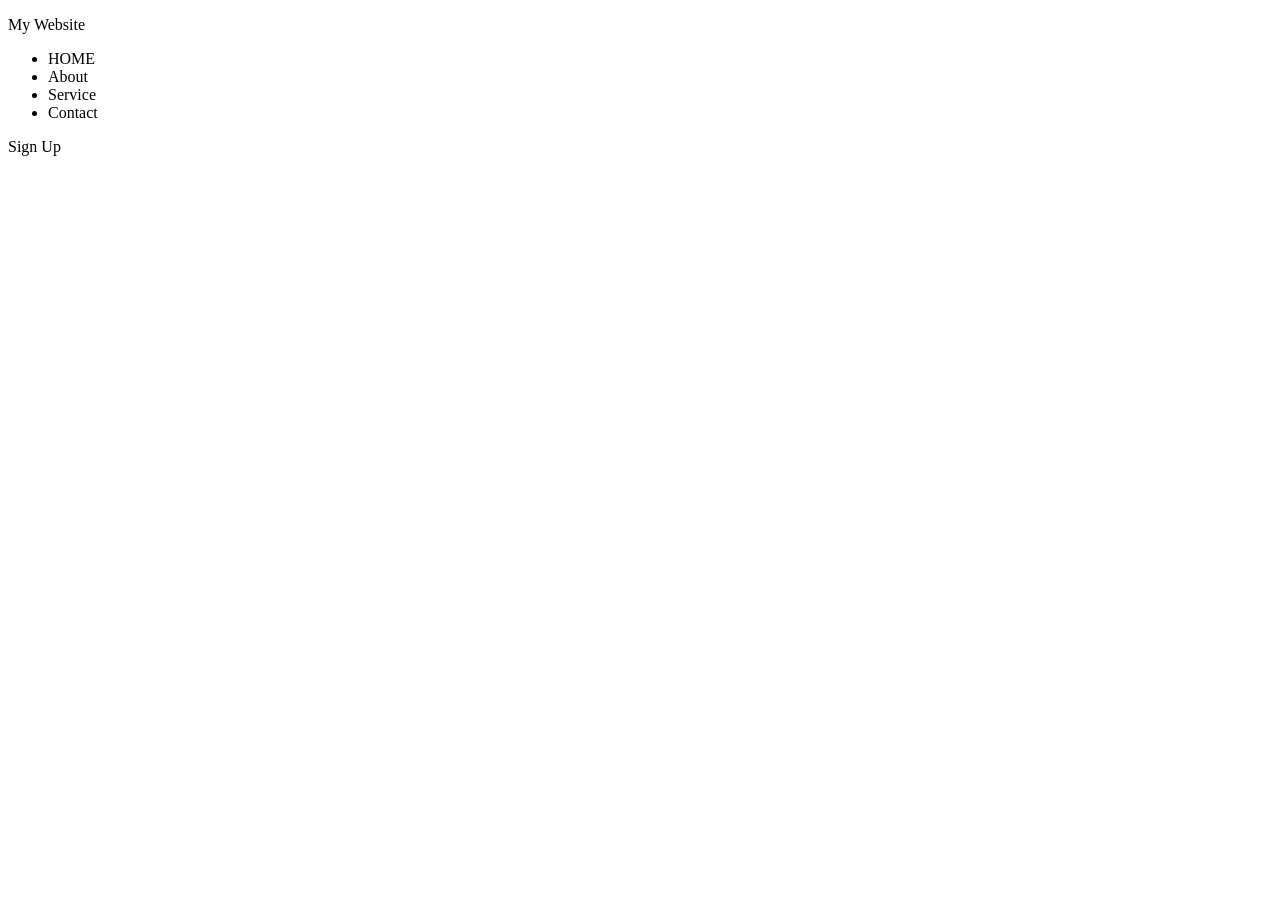
<file: flexbox/TakeItFurther/navbar_index.html>
<!DOCTYPE html>
<html lang="en">
<head>
    <meta charset="UTF-8">
    <meta name="viewport" content="width=device-width, initial-scale=1.0">
    <title>My Website</title>
</head>
<body>
    <header>
    <div>
        <p>My Website</p>
    </div>
    <div>
        <nav>
            <ul>
                <li>HOME</li>
                <li>About</li>
                <li>Service</li>
                <li>Contact</li>
            </ul>
        </nav>
    </div>
    <div>
        <buttom>Sign Up</buttom>
    </div>
    </header>
</body>
</html>
</file>
<file: css/styles.css>
:root {
    --bg: #FFF;
    --dark-txt: #2C3947;
    --dark-bg: #3B7597;
    --light-txt: #F5F5F5;
    --border: #202940;
    --symbol-bg: #c1c9f8;
    --symbol-border: #6368ffce;
    --symbol: #FFFBF1;
    --code-font: "Source Code Pro", monospace;
    --art-border: #c2c0c0;
}

 *, *::before, *::after { 
    box-sizing: border-box; 
    margin: 0; 
    padding: 0; 
}


body {
    background-color: var(--bg);
    color: var(--dark-txt);
    font-family: system-ui, -apple-system, BlinkMacSystemFont, 'Segoe UI', Roboto, Oxygen, Ubuntu, Cantarell, 'Open Sans', 'Helvetica Neue', sans-serif;
    font-weight: 600;
    font-size: 1.2rem;
}


header {
    padding: 3rem;
    background-color: var(--dark-bg);
    color: var(--light-txt)
}

.badge {
    background-color: #202940;
    color: var(--light-txt);
    padding: 5px;
    border-radius: 10px;
}

main {
    max-width: 960px;
    margin: 0 auto; 
}

section {
    padding: 20px;
    margin: 30px 10px;
}

ul > p {
    font-size: 1.5rem;
    color: #a33636
}

li > a {
    text-decoration: none;
    color: var(--dark-txt);
}

li > a:hover {
    font-size: 1.3rem;
}
</file>
<file: assignment1/styles.css>
@import url('https://fonts.googleapis.com/css2?family=Noto+Sans:ital,wght@0,100..900;1,100..900&family=Noto+Serif:ital,wght@0,100..900;1,100..900&display=swap');


/* Reset default styling */

 *, *::before, *::after { 
    box-sizing: border-box; 
    margin: 0; 
    padding: 0; 
}

:root{
    --background-color: #1c222a;
    --darknavy:#3d4654;
    --lightgray: #c2c2c2;
    --cardcolor:#e1e1e1;
    --text-h1-color:#3a3b3d;
}




h1{
    font-family: 'Noto Serif',Arial, sans-serif;
}


main h1{
    color:var(--text-h1-color);
}

body{
    width:90%;
    margin: 1rem auto;
    background:var(--background-color);
    line-height:1.6;
    font-family: 'Noto Sans',Arial, sans-serif;
}



.hero{
    background-color:var(--darknavy);
    color:white;
    text-align:center;
    padding:4rem 2rem;
    margin-bottom:2rem;
    border-radius:1rem;
    font-family: 'Noto Sans',Arial, sans-serif;
}

.logo{
    display:block;
    width:100%;
    max-width:400px;
    height:auto;
    margin:0 auto;
}

.hero h1{
    font-size:3rem;
    margin-bottom:0.5rem;
}

.hero h2{
    font-size:1.5rem;
    margin-bottom:1.5rem;
}

.hero-date, .hero-location{
    font-size:1.1rem;
    margin:0.5rem 0;
}



main{
    margin: 3rem auto;
}

section {
    background-color:var(--lightgray);
    padding: 1.5rem;
    margin: 1rem 0;  /* adding vertical margin of 20px and horizontal margin of 0 */
    border-radius: 1rem;
    font-size: 1.3rem;
}

section h1{
    margin: 0.5rem auto;
}

.img-container {
    display:flex;
    gap:2rem;
    align-items:center;
}


img{
    width:50%;
    max-width:400px;
    height:auto;
}

.details-grid{
    display:grid;
    grid-template-columns:repeat(auto-fit,minmax(250px,1fr));
    gap:1.5rem;

    list-style:none;
    padding:0;
    margin:0;
}

.detail-card{
    background-color:var(--cardcolor);
    padding:1rem 1.5rem;
    border-radius: 1rem;
    border: 0.1rem solid black;
}



table{
    width:100%;
    border-collapse:collapse;  /*是讓 table 的邊框合併成一條線。*/
    border:0.1rem solid black;
}

th, td{
    border:0.1rem solid black;
    padding:1rem;
}

th{
    background-color:gray;
}

.note{
    padding:1rem 0;
}



.schedule-grid{
    display:grid;
    grid-template-columns:repeat(auto-fit, minmax(250px, 1fr)); /*auto-fit決定自動塞幾欄位，minmax(最小值, 最大值)每張卡片至少250px*/
    gap:1.5rem;
}

.schedule-card{
    background-color:var(--cardcolor);
    padding:1.5rem;
     border:1px solid gray;
    border-radius:1rem;
   
}

.schedule-card h3{
    margin-bottom:0.8rem;
}



.speaker{
    display:flex;
    gap:1.5rem;
    margin:2rem;
}

.speaker img{
    width:300px;
}

.job-title{
    font-weight:bold;
}




.topics ul{
    padding-left:1rem;
    font-weight: bold;
}

.topics li{
    margin-bottom:0.75rem;
}



footer{
    text-align:center;
    margin-top:2rem;
    padding:1.5rem;
    background-color:var(--darknavy);
    color:white;
}





@media screen and (max-width:768px){


    .img-container{
        flex-direction:column;
    }

    .img-container img{
        width:100%;
        max-width:500px;
    }

    .speaker{
        flex-direction:column;
    }

    .speaker img{
        width:100%;
        max-width:300px;
    }

}
</file>
<file: cprg218-olympics-grid-main/styles.css>
*{
    box-sizing: border-box;
}



header{
    grid-area:area1;
    display:flex; /*把header 變成 Flex Container（彈性容器）,預設情況下，裡面的元素會排列成一排。*/
    flex-direction:column; /*改變主軸方向，讓子元素改成 由上往下排列。*/
    justify-content: center; /*上下置中*/
    align-items: center;  /*左右置中*/
    padding:20px;  /*內距（內容和邊界的距離）*/
    background:linear-gradient(to right, rgb(1,1,101), rgb(243,100,63));
    color:white;
}


main{
    grid-area:area3;
    background-color:rgb(87,117,117);
    padding:10px;
    margin:10px auto;
    border-radius:10px;
}

.sidebar{
    grid-area:area2;
    background-color:rgb(87,117,117);
    padding:10px;
    margin:10px auto;
    border-radius:10px;
}

aside{
    grid-area:area4;
    background-color:rgb(87,117,117);
    padding:10px;
    margin:10px auto;
    border-radius:10px;    
}

footer{
    grid-area:area5;
    display:flex; /*把header 變成 Flex Container（彈性容器）,預設情況下，裡面的元素會排列成一排。*/
    flex-direction:column; /*改變主軸方向，讓子元素改成 由上往下排列。*/
    justify-content: center; /*上下置中*/
    align-items: center;  /*左右置中*/
    padding:20px;  /*內距（內容和邊界的距離）*/
    background:linear-gradient(to right, rgb(1,1,101), rgb(243,100,63));
    color:white;

}


a {
    color:white;
}

body{
    display:grid;
    grid-template-columns:1fr;
    grid-template-areas:
    "area1" /*header*/
    "area2" /*sidebar*/
    "area3" /*main*/
    "area4" /*aside*/
    "area5" /*footer*/ 
    ; 
}


@media screen and (min-width:480px){
    body{
        grid-template-columns: 1fr 1fr;
        grid-template-areas:
        "area1 area1"
        "area2 area2"
        "area3 area4"
        "area5 area5";
        gap:10px;
    }
}

@media screen and (min-width:769px){
    body{
        grid-template-columns: 2fr 1fr 1fr;
        grid-template-areas:
        "area1 area1 area1"
        "area2 area3 area4"
        "area5 area5 area5";
    }
}
</file>
<file: GridLayout/css/styles.css>
/* 
Set the width of webpage to 80% of viewport and align the content to the center of screen. 
Set the background color to "whitesmoke", font-family to "Chakra Petch" and "sans-serif" as backup font-family. 
*/


body{
    width: 80%;
    margin:0 auto;  
    background-color: whitesmoke;
    font-family:"Chakra Petch", "sans-serif" ;
}
/*等於 margin-top: 0;
margin-bottom: 0;
margin-left: auto;
margin-right: auto;
因為 auto等於左右自動平均分配空間,所以當width只有80%, 旁邊就會有空白
*/




/* 
Convert the header element into a flex container. Using flexbox properties move heading and text to the center of screen (horizontal-center).
Set the background color to white, border-radius to 20px, vertical margin of 10px and padding of 10px in all direction. 
*/

header{
    display: flex;
    justify-content:center;
    background-color: white;
    border-radius: 20px;
    margin-top:10px;
    margin-bottom: 10px;
    padding:10px;
}


/* 
Convert the footer element into a flex container. Using flexbox properties, move everything to the center of screen (horizontal-center).
Set font-size to 0.7rem and add a top border of 2px with "yellogreen" color.
*/

footer{
    display: flex;
    justify-content: center;
    font-size: 0.7rem;
    border: 2px solid yellowgreen;
}


/* 
Using Child-Combinator (>), target ul element inside footer and set list-style to none and a padding of 0.
*/

footer > ul{
    list-style: none;
    padding:0;

}

/* 
 Using Descendant-Combinator, target anchor element inside footer to remove all text-decoration and set font color to black.
*/

footer a{
    text-decoration: none;
    color:black;
}


/*
Target section element, set background color to white, vertical margin of 10px, border radius of 20px and padding of 20px in all direction.
*/
section{
    background-color: white;
    margin-top:10px;
    margin-bottom: 10px;
    border-radius: 20px;
    padding:20px;
}


/*
Target "highlight" class, set background color to "lightgrey", vertical padding of 3px and horizontal padding of 5px, border radius of 2px.
*/

highlight{
    background-color: lightgrey;
    padding:3px 5px;   /* padding: 上下 左右;*/
    border-radius: 2px;

   
}


/*
Target elements with class="example", set background color to "#4A4947", font color to "white", padding of 10px in all direction, 
border radius of 10px and set width should be equal to the width of content.
*/

.example{
    background-color: #4a4947;
    color:white;
    padding:10px;
    border-radius: 10px; 
    width:fit-content;  /*元素的寬度會「剛好符合內容大小」。不會撐滿整行,不會固定寬度,內容多大，它就多寬*/ 

}


/*
Target elements with class="comment", set font color to "lightgrey" and font size to 0.9rem.
*/
.comment{
    color:lightgrey;
    font-size:0.9rem;
}




/*
Target elements with class="str", set font color to "yellowgreen"
*/

.str{
    color:yellowgreen;
}


/*
Target img element to set width to 200px.
*/

img{
    width:200px;
}


/*
Target elements with id="playground" and set min height to 500px.
*/

playground{
    min-height:500px;
}


/* 
Target elements with class="item", add width and height of 50px, border-radius of 10px and a background color of gray.
*/
.item{
    width:50px;
    height: 50px;
    border-radius:10px;
    background-color: gray;
}


/*
Target element with id="container", add a 10px padding, border of 1px solid black, and border-radius of 20px.
*/

#container{
    padding:10px;
    border:1px solid black;
    border-radius: 20px;
}


/*
Convert div with id="definitions-container" into a flexbox container and add a gap of 5px.
*/
#definitions-container{
    display: flex;   /*原本是三排, 加上 display:flex 後會變一排 再加上gap=5 就有間距*/
    gap:5px;
}


/*
Target elements with class="definitions", add black border of 1px width, border radius of 10px, padding of 10px horizontal-margin of 5px.
*/

.definitions{
    border: 1px solid black;
    border-radius: 10px;
    padding: 10px;
    margin-left: 5px;
    margin-right: 5px;

    flex-basis:50%; /*flex-basis 是 Flexbox 專用的大小設定。,50%等於一開始想佔容器的一半空間。*/


}

/*
Check the "Important Terminology" part of your webpage (see in live server).
There are 2 boxes, they both have class="definitions".
Notice that their width is not same.
Can you fix this behaviour using flexbox properties so that they get equal width on screen?
Hint: They are inside a flexbox container (id="definitions-container"), this makes them a flex-item.
*/



/*
Target elements with class="property" and set the bottom border to 2px dashed gray
 */

.property{
    border-bottom: 2px dashed grey;
}



/*
Remove the bottom border from element with class="property" if it is the last element of its type among the group of siblings.
 */

 .property:last-child{
    border-bottom: none;
}


/*
Target h2 elements, make the text the align of the center (horizontal center) of the screen and add underline to the text. 
 */

 h2{
    text-align: center;
    text-decoration: underline;
 }




 /*playground區域*/
 #container{
    display:grid;
    /* grid-template-columns: 1fr 1fr 2fr 1.5fr; vertical的上下切割, 切成四個欄位 fraction比例單位*/

    grid-template-columns: repeat(4, minmax(100px, 2fr)); /*切成4塊, 最小100px, 最大2fr */
    grid-template-rows: 5rem 5rem 5rem;
    justify-items: center;    /*控制grid裡面每個item*/
    align-items: center;
    justify-content: center;  /*控制整個grid*/
 

 }

  #five {
  background-color: red;
  grid-column-start: 1;
  grid-column-end: 1;
  width: 100%; /*佔據整個grid*/
 }
</file>
<file: in-class-assignment-1/styles.css>
/* 
Write your code here. 
Don't make any change in html file.
*/
</file>
<file: MediaQuery/css/styles.css>
body {
    background-color: #B7B7B7;
    padding: 10px 20px;
    font-family: Ubuntu;
}

header {
    font-size: 1.5rem;
    background-color: #F6F5F2;
    padding: 20px;
    border: 3px solid #243642;
    border-radius: 10px;
}

section {
    background-color: #FFFFFF;
    padding: 10px;
    margin: 20px 0; /* adding vertical margin of 20px and horizontal margin of 0 */
    border: 2px solid white;
    border-radius: 10px;
    font-size: 1.3rem;
}

code {
    color: red;
}


code.inline {
    background-color: gainsboro;
    padding: 1px 5px;
}

.comment {
    color: grey;
}

.code-example {
    background-color: #CAF4FF;
    padding: 10px;
    width: fit-content;
    border-radius: 10px;
}

footer {
    background-color: #FFFFFF;
    padding: 5px;
    margin: 20px 0;
    border: 2px solid #FFFFFF;
    border-radius: 10px;
    font-size: 0.8rem;
    text-align: center;
}

footer ul {
    padding: 0;
    list-style: none;
}



/*
Write media query for devices with width of 600px and less. 
*/

@media screen and (max-width: 600px) {
  p.code-example {
    display: none;
  }

  body {
    padding: 0;
  }

  header {
    color: red;
    font-size: 0.9rem;
  }
}

/*
Devices width of 800px and above, use grid layout in <main> element 
 */

 /* @media screen and (width >= 800px) {
  main {
    display: grid;
    grid-template-columns: 1fr 1fr;
    gap: 10px;
  }
 } */

  @media screen and (min-width: 800px) {
  main {
    display: grid;
    grid-template-columns: 1fr 1fr;
    gap: 10px;
  }
 }



 /*


1.) In that media query, for all "p" elements with class of "code-example", set display to 'none'

2.) Remove all padding from body.

3.) Target 'header', change the font color to red and font size to 0.9rem.
*/
</file>
<file: 0525 practice/styles.css>
*, *::before, *::after {

margin:0;
padding:0;
box-sizing: border-box;

}

body{
    width:70%;
    margin:0 auto;
    font-family: 'Lucida Sans', 'Lucida Sans Regular', 'Lucida Grande', 'Lucida Sans Unicode', Geneva, Verdana, sans-serif;
}


h1{
    margin:40px;
    text-align:center;
}


main{
    display:grid;
    grid-template-columns: repeat(4, 1fr); /*把main裡面的direct childre分成4份，在這裡是每個section分成一格*/
    gap:0.8rem; /*每個grid中間會有gap*/
}

section{
    background-color:lightgreen;
    border: 3px solid darkgreen;
    border-radius:10px;
    padding: 0.1rem;
}


.grid-row-span-2 {
    grid-row: span 2;
    align-content: center; /*把+變成垂直置中*/
}

.grid-column-span-4{
    grid-column:span 4;
    justify-content: center;
}
</file>
<file: Combinator_BoxSizing/css/cbs_styles.css>
:root {
    --bg: #FFF;
    --dark-txt: #2C3947;
    --dark-bg: #3B7597;
    --light-txt: #F5F5F5;
    --border: #202940;
    --symbol-bg: #c1c9f8;
    --symbol-border: #6368ffce;
    --symbol: #FFFBF1;
    --code-font: "Source Code Pro", monospace;
    --art-border: #c2c0c0;
}

/* Reset default styling */

 *, *::before, *::after { 
    box-sizing: border-box; 
    margin: 0; 
    padding: 0; 
}

body {
    background-color: var(--bg);
    color: var(--dark-txt);
    font-family: system-ui, -apple-system, BlinkMacSystemFont, 'Segoe UI', Roboto, Oxygen, Ubuntu, Cantarell, 'Open Sans', 'Helvetica Neue', sans-serif;
    font-weight: 600;
    font-size: 1.2rem;
}

header {
    padding: 3rem;
    background-color: var(--dark-bg);
    color: var(--light-txt)
}

.badge {
    background-color: #202940;
    color: var(--light-txt);
    padding: 5px;
    border-radius: 10px;
}

p#home-btn {
    background-color: #202940;
    color: var(--light-txt);
    padding: 5px;
    border-radius: 10px;
    position: absolute;
    width: fit-content;
    top: 40px;
    right: 50px;
}

p#home-btn a {
    color: var(--light-txt);
    text-decoration: none;
}


main {
    max-width: 960px;
    margin: 0 auto; 
}

section {
    padding: 20px;
    margin: 30px 10px;
    /* border: 1px solid var(--border);
    border-radius: 20px; */
}

.define {
    border-left: 0.2rem solid orangered;
    padding-left: 10px;
    margin-top: 10px
}

.symbol {
    background-color: var(--symbol-bg);
    border: 1px solid var(--symbol-border);
    padding: 0 5px;
    border-radius: 2px;
    color: var(--symbol)
}

.symbol-name {
    font-size: 0.8rem;
    color: grey;
    font-family: var(--code-font);
}

article {
    /* padding: 10px 15px; */
    border: 1px solid var(--art-border);
    margin-top: 30px;
    border-radius: 20px;
    font-size: 0.9rem;
}

pre {
    margin-top: 5px
}

.article-title {
    background-color: #f7f6f6;
    padding: 20px;
    border-top-left-radius: 20px;
    border-top-right-radius: 20px;
}

.example {
    margin: 20px;
    border: 1px solid var(--art-border); 
    border-radius: 20px;
}

.example-title {
    border-bottom: 1px solid var(--art-border);
    padding: 10px
}

.example-code {
    padding: 10px
}

.selector {
    color: #2F2FE4
}

.prop {
    color: teal
}

.val {
    color: rgb(211, 139, 5)
}

.element {
    color: red
}

.cl {
    color: rgb(211, 139, 5)
}

.cl-val {
    color: rgb(4, 156, 74)
}

.cmt {
    color: rgb(149, 148, 148);
    font-style: italic;
    font-weight: 400;
}

.code {
    background-color: #b5b6b6;
    color: #fff;
    padding: 2px 3px;
    border-radius: 5px;
    font-family: var(--code-font);
    font-weight: 300;
    font-size: 0.9em;
}

footer {
    background-color: var(--dark-bg);
    color: var(--light-txt);
    font-size: 0.8rem;
    display: flex;
    justify-content: center;
    align-items: center;
    flex-direction: column;
    padding: 10px 0;
}
</file>
<file: flexbox/css/fb_styles.css>
:root {
    --txt-color: #424242;
    --border-color: #ECDFCC;
    --border-radius: 10px;
    --light-txt: #F5F5F5;
}

p#home-btn {
    background-color: #202940;
    color: var(--light-txt);
    padding: 5px;
    border-radius: 10px;
    position: absolute;
    width: fit-content;
    top: 40px;
    right: 50px;
}

p#home-btn a {
    color: var(--light-txt);
    text-decoration: none;
}

.lead {
    font-size: 1.2rem;
    font-weight: 600;
}

.flexitem {
    width: 100px;
    height: 100px;
    background-color: orange;
    border: 1px solid black;
    border-radius: 10px;
    margin: 10px;
}

#flex-container {
    min-height: 300px;
    border: 2px solid white;
    border-radius: 10px;
}

img#exercise-result {
    width: 100%;
    height: 300px;
}


/* TODO: Complete the Styling */

/*
For the enitre webpage, set 
    font-family "Playwrite DE Grund",cursive
    background color: '#B7B7B7'
    text color to #424242
    vertical padding of 10px
    horizontal padding of 50px
*/

body{
    font-family:"Playwrite DE Grund", cursive;
    background-color:#B7B7B7;
    color:var(--txt-color);
    padding-top: 10px;
    padding-bottom: 10px;
    padding-left: 50px;
    padding-right: 50px;
}

/*
Target h3 and b tags to set font color to #068FFF and add text-decoration of underline
*/
h3,b{
    color:#068FFF;
    text-decoration: underline;}
    
/*
Add a top border of 2px width to the footer. Use #ECDFCC as color of border
Set the font color of all the text in footer to #424242, font size of 0.7rem and align all the text to the center of the screen.
For unordered list inside footer, set list-style to none.
*/

footer{
    border-top: 2px solid #ECDFCC;
    color:#424242;
    font-size: 0.7rem;
    text-align:center;
}


footer ul{
    list-style: none;
}

/*
Target section tag to add a background color of #F5F5F5, padding of 10px, vertical margin of 10px and a border radius of 10px
*/

section{

    background-color: #F5F5F5;
    padding:10px;
    margin-top: 10px;
    margin-bottom: 10px;
    border-radius:10px;
}


/*
Target definition id and set font color to #DC5F00, font size of 1.1rem.
*/

#definition{
    color:#DC5F00;
    font-size:1.1rem;
}


/*
Target basicTerms class to set display to inline-block, height of 200px, padding of 10px, border of 1px, border color to #FECDA6, border radius of 10px, background color to #FECDA6
*/

.basicTerms {
   display:inline-block;
   height:200px;
   padding: 10px;
   border:1px;
   border-color:#FECDA6;
   border-radius:10px;
   background-color: #FECDA6; 
}

/*
Change the height of basicTerm class to 300px when user hover over it.
*/

.basicTerms:hover{
    height: 300px;
}

/*
Target caption class to set font size to 0.6rem, add underline to the text and align text to the center.
*/

.caption{
    font-size:0.6rem;
    text-decoration: underline;
    text-align: center;

}

/*
Target code-example class to set width to fit-content, padding of 15px, background color to #424242, text color to #ECDFCC and 10px border radius
*/

.code-example {
    width:fit-content;
    padding:15px;
    background-color: #424242;
    color:#ECDFCC;
    border-radius: 10px;
}

/*
Target comment class to set font color to gray
*/

.comment {
    color:gray;
}


/*
Target playground id to set background color to #AFC8AD border radius to 10px width of 100% and min-height to 300px
*/

#playground{
    background-color: #AFC8AD;
    border-radius: 10px;
    width:100%;
    min-height:300px;
}

/*
Target flex-container id to set a border of 2px and border color to #F5F5F7, border radius to 5px 
*/

#flex-container{
    border:2px solid #F5F5F7;
    border-radius: 5px;
}
/*
target flex-item class to set width and height to 50px, border radius of 5px, background color of #F5F5F7 and a margin of 5px 
*/


.flex-item {
    width:50px;
    height:50px;
    border-radius: 5px;
    background-color: #F5F5F7;
    margin: 5px;
}


#flex-container{
    display:flex;
    flex-direction:row;
    justify-content: space-between;
    align-items: center;
    flex-wrap: wrap;
}



.grow{
    flex-grow: 2;
}

.grow-3{
    flex-grow: 3;
}

.basis-2{
    flex-basis:2rem;
    background-color: orange;
}

.shrink-3{
    flex-shrink:3;
    background-color:aqua;
}

.align-self-end{
    align-self:flex-end;
    background-color:red;
}



/*exercise*/

.flexcontainer{
    display:flex;
    justify-content: space-between;
    border:2px solid #2cef8e;
    border-radius: 5px;
    min-height: 300px;
    /*Align all the boxes to the vertical-center of the container.*/
    align-items: center;
}

/*Align the text inside the boxes to the center (horizontal as well as vertical) of box.*/
.flexitem > p {
display:flex;
justify-content:center;
align-items:center;
}

/*Grow "Box 2" and "Box 4' to cover all the remaining space left after arranging box 1,3 and 5*/
#two{
    flex-grow:2;
    
}

#four {
    flex-grow: 4;
}

/*Move "Box 3" to the bottom of the container*/
#three{
    align-self:flex-end;
}


#one, #three, #five{
    flex-shrink:2;
}


/*Move "Box 1" at the end*/
#one{
    order:5;
}
</file>
<file: flexbox/css/navbar.css>
/*CSS Reset（重設樣式), 
*代表HTML所有的元素 , ::before所有 before 偽元素, ::after所有 after 偽元素 */
*, *::before, *::after{
        margin:0;
        padding:0;
}


:root{
    --green-color:#4caf50;
    --bg-color:#f9f9f9;

}



header{
    display:flex;          
    justify-content:space-between;
    align-items: center;
    padding:15px;
    border:1px solid black;
    background-color: var(--bg--color);
    /*border:1px solid black;*/
}

/*p是my website*/
p{     
    font-size:1.3rem;
    color:var(--green-color);
}

header > div {

    border:1px solid red;
    /*border: 1px solid red;*/
}

/*ul是navigation中間那塊*/
ul{
    display:flex;  
    list-style:none;  /*加入這個,標頭的bullet point會不見*/
    gap:10px;
    
}
</file>
<file: PositionProperty/css/styles.css>
*, *::before, *::after {
    margin: 0;
    padding: 0;
    box-sizing: border-box;
}

html {
    font-family: 'Trebuchet MS', 'Lucida Sans Unicode', 'Lucida Grande', 'Lucida Sans', Arial, sans-serif;
}

body {
    min-height: 100vh;
    display: flex;
    flex-direction: column;
    background-color: rgb(209, 209, 209);
}

header {
    text-align: center;
    padding: 20px;
    background: linear-gradient(to right, rgba(114, 114, 248, 0.914), rgba(175, 114, 1, 0.738));
    color:rgb(255, 255, 255);
    height: 700px;
}

main {
    flex-grow: 1;
    width: 95%;
    margin: 20px auto;
    border-radius: 10px;
}

footer {
    text-align: center;
    padding: 10px;
    background: linear-gradient(to right, rgba(114, 114, 248), rgba(175, 114, 1));
    color: white;
}

footer a {
    text-decoration: none;
    color: white;
}

section {
    border: 1px solid black;
    padding: 10px;
    border-radius: 10px;
    margin-block-end: 10px;
    background-color: white;
}

.expand {
    width: 100%;
    height: 600px;
}

h2 {
    text-align: center;
}

code {
    background: rgb(233, 233, 233);
    color: rgb(86, 85, 85);
    padding: 1px 3px;
}

.lead {
    margin: 5px 0;
    font-size: 1.1rem;
}

.value-list {
    padding-inline-start: 20px;
    list-style: '-> ';
}

.playground {
    width: 100%;
    padding: 20px;
    background: rgb(227, 226, 226);
    margin: 25px 0;
    min-height: 500px;
    position: relative;
}

.item {
    width: 50px;
    height: 50px;
    border-radius: 10px;
    background: rgb(255, 80, 80);
    margin: 10px;
    display: flex;
    justify-content: center;
    align-items: center;
    color: white;
}

.one {
    background-color: rgb(255, 21, 0);
}

.two {
    background-color: orange;
}

.three {
    background-color: blue;
}

.four {
    background-color: green;
}

/*以下是新增的code*/

/*
position:static是預設值, static 不接受定位。
relative:元素仍保留原本位置，但可以相對於自己原本的位置移動。重點是：元素移動了，但原本佔的位置仍然存在。
fixed: 絕對定位, 不再佔空間。即使往下捲：它還是在同一個位置。
absolute:需要參考值(最近 positioned ancestor)
sticky:介於 relative 與 fixed 之間。
*/
.one{
    position:relative; /*從他原本的位置開始移動*/
    top:20px;
    left:30px;
}

.two{
    position:fixed; /*看起來是直接從螢幕來定位*/
    top:150px;
    right:150px;
}

.three{
    position:absolute; 
    top:150px;
    right:50px;
}


.four{
    position:sticky; /*捲到指定位置後黏住*/
    bottom:3px; /*確保最上方至少有300px, 如果上方比300px小的話, 他就先移動到300px*/
}
</file>
<file: ResponsiveImage/css/styles.css>
*, *::after, *::before {
    padding: 0;
    margin: 0;
    box-sizing: border-box;
}

html {
    font-family: "Titillium Web", sans-serif;
    font-size: 20px;
}

body {
    display: flex;
    flex-direction: column;
    min-height: 100vh;
}

img {
    display: block;
}

header, footer {
    display: grid;
    place-content: center;
}

header, footer {
    position: sticky;
    background-color: #3b7597d7;
    color: whitesmoke;
    z-index: 10;
}

header {
    top: 0;
    padding: 20px;
    text-align: center;
}

header > p {
    font-weight: 600;
    font-size: 1.3rem;
    color: rgb(249, 242, 242);
    font-style: italic;
}

footer {
    bottom: 0;
    text-align: center;
    padding: 5px;
    background-color: #3b7597fe;
    font-size: 0.7rem;
}

footer ul {
    list-style: none;
}

footer a {
    text-decoration: none;
    color: whitesmoke;
    border-bottom: 1px solid transparent;
}

footer a:hover {
    color: rgb(230, 123, 118);
    border-color: rgb(230, 123, 118);
    transition: 0.8s;
}

main {
    flex-grow: 1;
    max-inline-size: 1500px;
    margin: 0 auto;
    /* background-color: rgb(247, 251, 190); */
    inline-size: 80%;
    padding: 30px 50px;

    display: flex;
    flex-direction: column;
    justify-content: flex-start;
}

section {
    margin: 10px 0;
    /* background-color: rgb(251, 241, 220); */
    padding: 20px 10px;
    border-radius: 20px;
    background: linear-gradient(to right, #f7a2a2, #fce7a3fc);
}

h2 {
    text-align: center;
}

ul.unordered-list > li {
    margin-inline-start: 40px;
}

.item-description {
    display: block;
    margin-inline-start: 30px;
}

.code-example {
    margin: 20px 10px;
    background-color: rgb(215, 213, 213);
    border: 1px solid rgb(121, 120, 120);
    width: fit-content;
    padding: 15px 30px;
    border-radius: 20px;
    font-family: "Source Code Pro", monospace;
    font-weight: 600;
    font-size: 0.8rem;
}

.code-comment {
    color: rgb(101, 101, 101);
    font-style: italic;
}

code {
    background-color: rgb(215, 213, 213);
    color: rgb(91, 90, 90);
    padding: 2px 5px;
    font-weight: 600;
    border: 1px solid rgb(121, 120, 120);
    border-radius: 5px;
}

.sample-image-container {
    position: relative;
    overflow: hidden;
    border-radius: 20px;
    margin: 10px 0;
    border: 2px solid rgb(1, 1, 68);
}

.sample-image-container-small {
    position: relative;
    overflow: hidden;
    border-radius: 20px;
    margin: 10px 0;
    width: 200px;
    height: 200px;
    border: 2px solid rgb(1, 1, 68);
}

.responsive-image-container {
    position: relative;
    overflow: hidden;
    border-radius: 20px;
    margin: 10px auto;
    border: 2px solid rgb(1, 1, 68);
    /* max-width: 800px; */
}

.sample-image-container::before , 
.sample-image-container-small::before,
.responsive-image-container::before {
    content: "";
    position: absolute;
    top: 0;
    left: 0;
    width: 100%;
    height: 100%;
    background-color: rgba(0, 0, 0, 0.229);
    /* z-index: 2; */
}

.grid-container {
    display: grid;
    grid-template-columns: 1fr 1fr;
    gap: 10px;
}


/*
Write media query to make the webpage look good on tablet (769px - 1024px) and mobile ( <=768px) 
 */



.sample-image {
    display: block; /*意思是把元素顯示成「區塊元素 block element」*/
    width: auto;
    height: auto;
    max-width: 100%
}


.sample-image-small {
  display: block;
  width: 100%;
  height: 100%;
  object-fit: scale-down; 
}
/*
contain:整張圖片一定完成顯示, 保持原比例
cover:填滿整個容器，但保持原比例。 (超出的部分會被裁掉。) 
fill:完全填滿, 會變形 (不推薦)
none: 完全不縮放
scale-down: none 和 contain 之間選比較小的結果。
*/


.responsive-image{
    display: block;
    width: 100%;
    height: 100%;
    object-fit: scale-down; 
}
</file>
